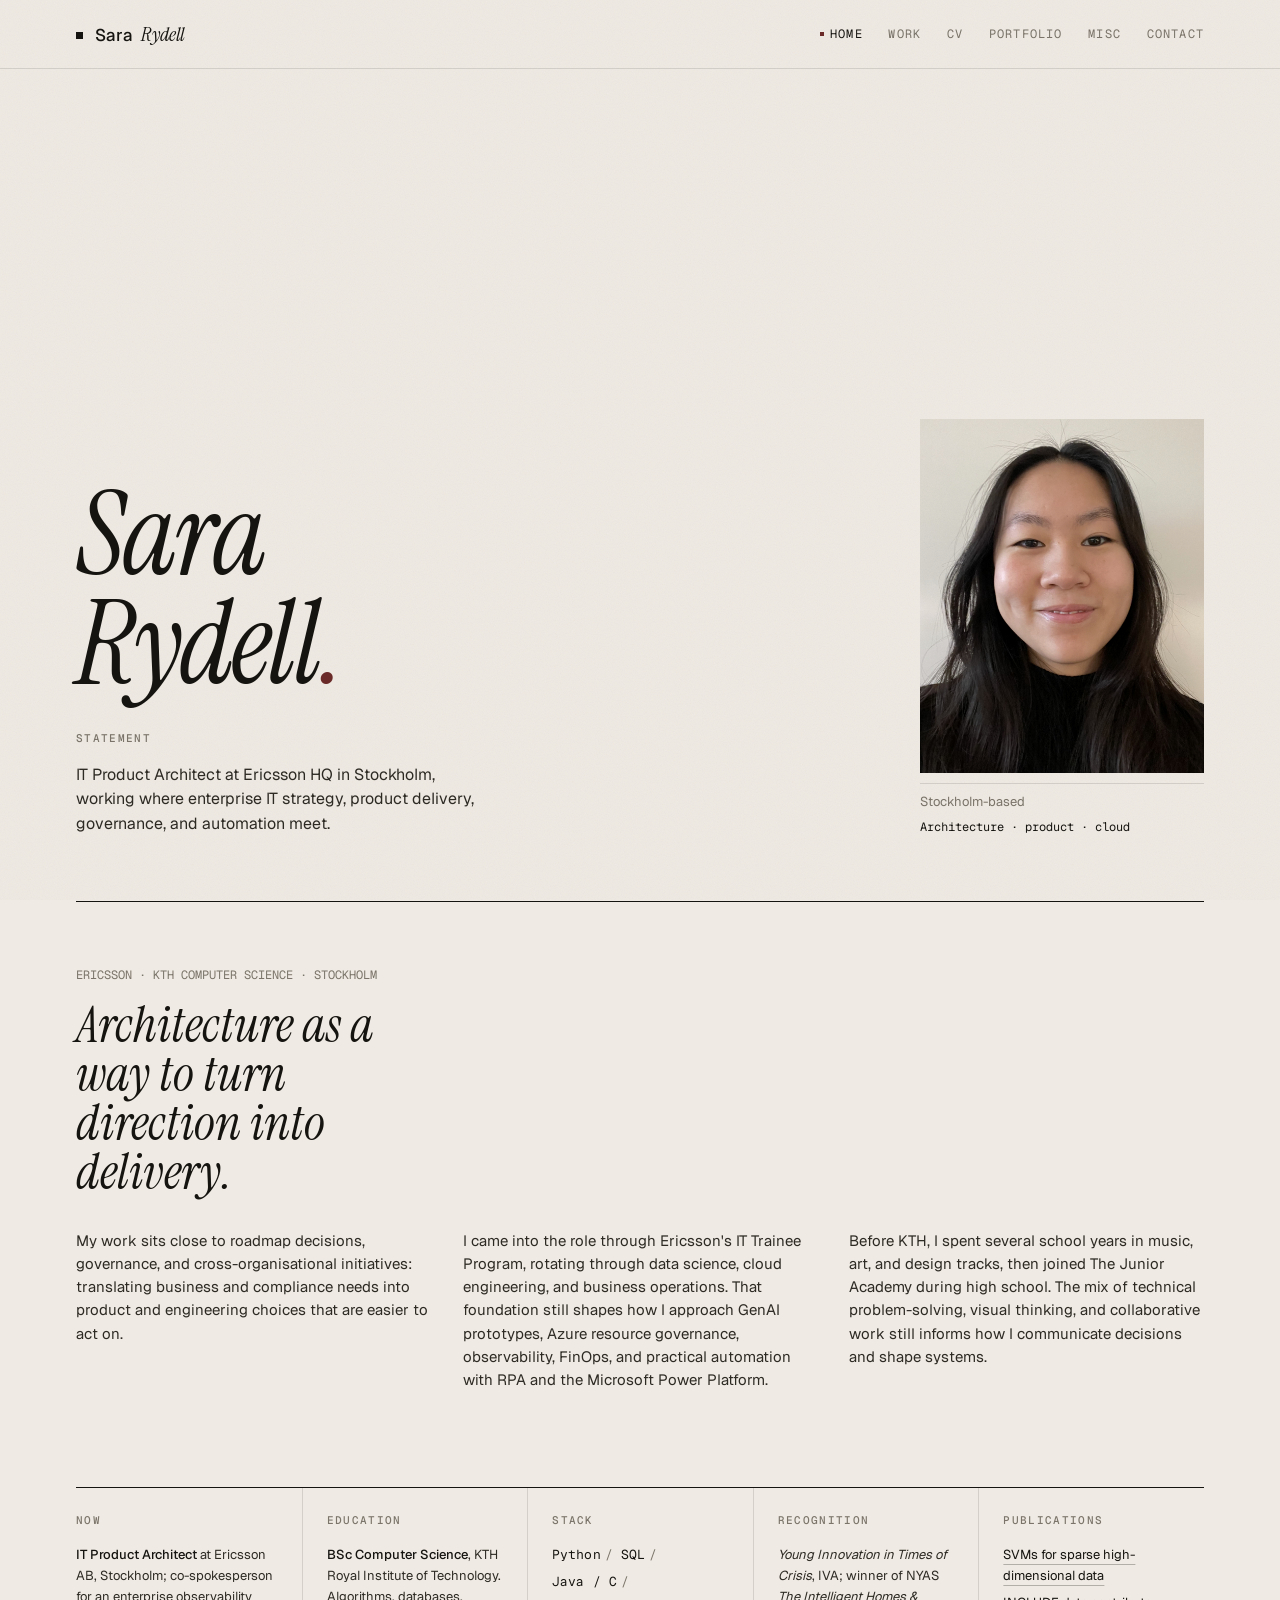
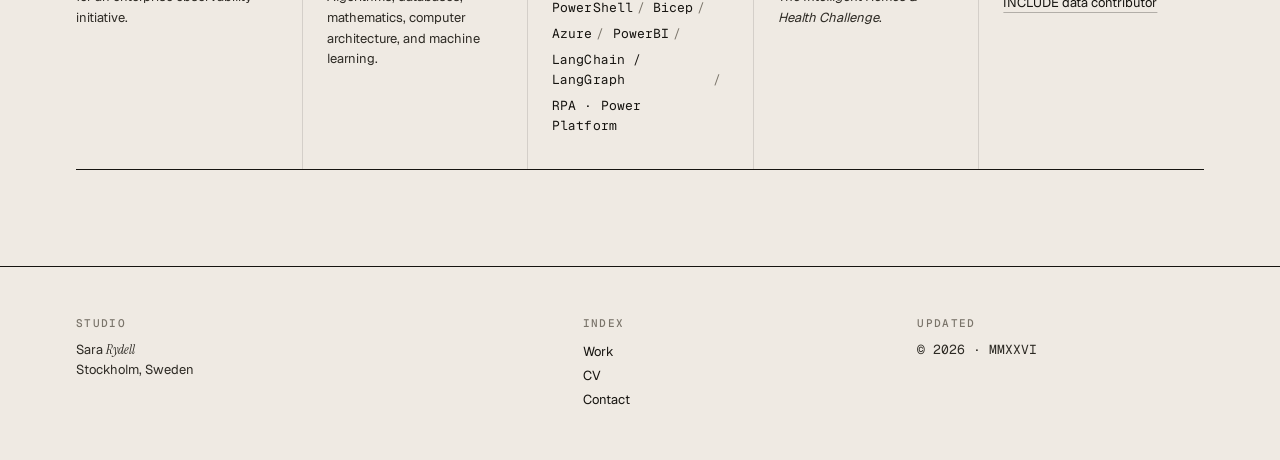
<file: index.html>
<!doctype html>
<html lang="en">

<head>
  <meta charset="utf-8">
  <meta name="viewport" content="width=device-width, initial-scale=1">
  <title>Sara Rydell — IT Product Architect, Stockholm</title>
  <meta name="description" content="Sara Rydell — IT Product Architect at Ericsson, based in Stockholm. Biography, work, projects, CV, and miscellany.">
  <meta name="theme-color" content="#EFEAE3">
  <link rel="icon" type="image/svg+xml" href="assets/favicon.svg">
  <link rel="preconnect" href="https://fonts.googleapis.com">
  <link rel="preconnect" href="https://fonts.gstatic.com" crossorigin>
  <link rel="stylesheet"
    href="https://fonts.googleapis.com/css2?family=Geist:wght@300;400;500;600&family=Geist+Mono:wght@400;500&family=Instrument+Serif:ital@0;1&display=swap">
  <link rel="stylesheet" href="assets/css/main.css">
</head>

<body>
  <a href="#main" class="skip-link">Skip to content</a>

  <header class="site-header">
    <div class="container site-header__bar">
      <a class="logotype" href="index.html">
        <span class="logotype__mark" aria-hidden="true"></span>
        Sara <em>Rydell</em>
      </a>
      <button class="nav-toggle" type="button" aria-controls="primary-nav" aria-expanded="false"
        data-nav-toggle>Menu</button>
      <nav id="primary-nav" class="site-nav" data-nav aria-label="Primary">
        <a href="index.html" aria-current="page">Home</a>
        <a href="portfolio.html">Work</a>
        <a href="resume.html">CV</a>
        <a href="projects.html">Portfolio</a>
        <a href="misc.html">Misc</a>
        <a href="contact.html">Contact</a>
      </nav>
    </div>
  </header>

  <main id="main">
    <div class="container">
      <section class="home-hero" aria-labelledby="home-title" data-stagger>
        <div class="home-hero__copy">
          <h1 class="display-headline" id="home-title">
            Sara
            <span class="display-headline__break">Rydell<span class="headline-period">.</span></span>
          </h1>
          <div class="display-block__lead">
            <p class="eyebrow" style="margin-bottom: 14px;">Statement</p>
            <p>IT Product Architect at Ericsson HQ in Stockholm, working where enterprise IT strategy,
              product delivery, governance, and automation meet.</p>
          </div>
        </div>

        <div class="home-hero__media">
          <figure class="home-hero__portrait">
            <img src="kvadrat-komprimerad.jpg" alt="Portrait of Sara Rydell">
            <figcaption>
              <span>Stockholm-based</span>
              <span class="mono">Architecture · product · cloud</span>
            </figcaption>
          </figure>
        </div>
      </section>

      <section class="landing-profile" id="about" aria-labelledby="profile-heading" data-stagger>
        <h2 class="sr-only" id="profile-heading">Profile</h2>
        <div class="landing-profile__copy">
          <p class="landing-profile__kicker mono">Ericsson · KTH Computer Science · Stockholm</p>
          <p class="landing-profile__statement">
            Architecture as a way to turn direction into delivery.
          </p>
          <div class="landing-profile__text">
            <p>
              My work sits close to roadmap decisions, governance, and
              cross-organisational initiatives: translating business and compliance
              needs into product and engineering choices that are easier to act on.
            </p>
            <p>
              I came into the role through Ericsson's IT Trainee Program, rotating
              through data science, cloud engineering, and business operations.
              That foundation still shapes how I approach GenAI prototypes, Azure
              resource governance, observability, FinOps, and practical automation
              with RPA and the Microsoft Power Platform.
            </p>
            <p>
              Before KTH, I spent several school years in music, art, and design
              tracks, then joined The Junior Academy during high school. The mix of
              technical problem-solving, visual thinking, and collaborative work
              still informs how I communicate decisions and shape systems.
            </p>
          </div>
        </div>
      </section>

      <section class="landing-ledger" aria-label="Profile details" data-stagger>
        <article class="landing-ledger__item">
          <p class="eyebrow">Now</p>
          <p><strong>IT Product Architect</strong> at Ericsson AB, Stockholm; co-spokesperson for an enterprise observability initiative.</p>
        </article>
        <article class="landing-ledger__item">
          <p class="eyebrow">Education</p>
          <p><strong>BSc Computer Science</strong>, KTH Royal Institute of Technology. Algorithms, databases, mathematics, computer architecture, and machine learning.</p>
        </article>
        <article class="landing-ledger__item">
          <p class="eyebrow">Stack</p>
          <ul class="taglist">
            <li>Python</li>
            <li>SQL</li>
            <li>Java / C</li>
            <li>PowerShell</li>
            <li>Bicep</li>
            <li>Azure</li>
            <li>PowerBI</li>
            <li>LangChain / LangGraph</li>
            <li>RPA · Power Platform</li>
          </ul>
        </article>
        <article class="landing-ledger__item">
          <p class="eyebrow">Recognition</p>
          <p><em>Young Innovation in Times of Crisis</em>, IVA; winner of NYAS <em>The Intelligent Homes &amp; Health Challenge</em>.</p>
        </article>
        <article class="landing-ledger__item landing-ledger__item--links">
          <p class="eyebrow">Publications</p>
          <p>
            <a href="https://www.diva-portal.org/smash/record.jsf?pid=diva2:1886374" target="_blank" rel="noopener">SVMs for sparse high-dimensional data</a>
            <a href="https://arxiv.org/abs/2411.19799" target="_blank" rel="noopener">INCLUDE data contributor</a>
          </p>
        </article>
      </section>

    </div>
  </main>

  <footer class="colophon">
    <div class="container colophon__grid">
      <div class="colophon__col">
        <p class="eyebrow">Studio</p>
        <p>Sara <em>Rydell</em><br>Stockholm, Sweden</p>
      </div>
      <div class="colophon__col">
        <p class="eyebrow">Index</p>
        <ul>
          <li><a href="portfolio.html">Work</a></li>
          <li><a href="resume.html">CV</a></li>
          <li><a href="contact.html">Contact</a></li>
        </ul>
      </div>
      <div class="colophon__col">
        <p class="eyebrow">Updated</p>
        <p class="mono">© <span data-year>2026</span> · MMXXVI</p>
      </div>
    </div>
  </footer>

  <script src="assets/js/main.js" defer></script>
</body>

</html>
</file>
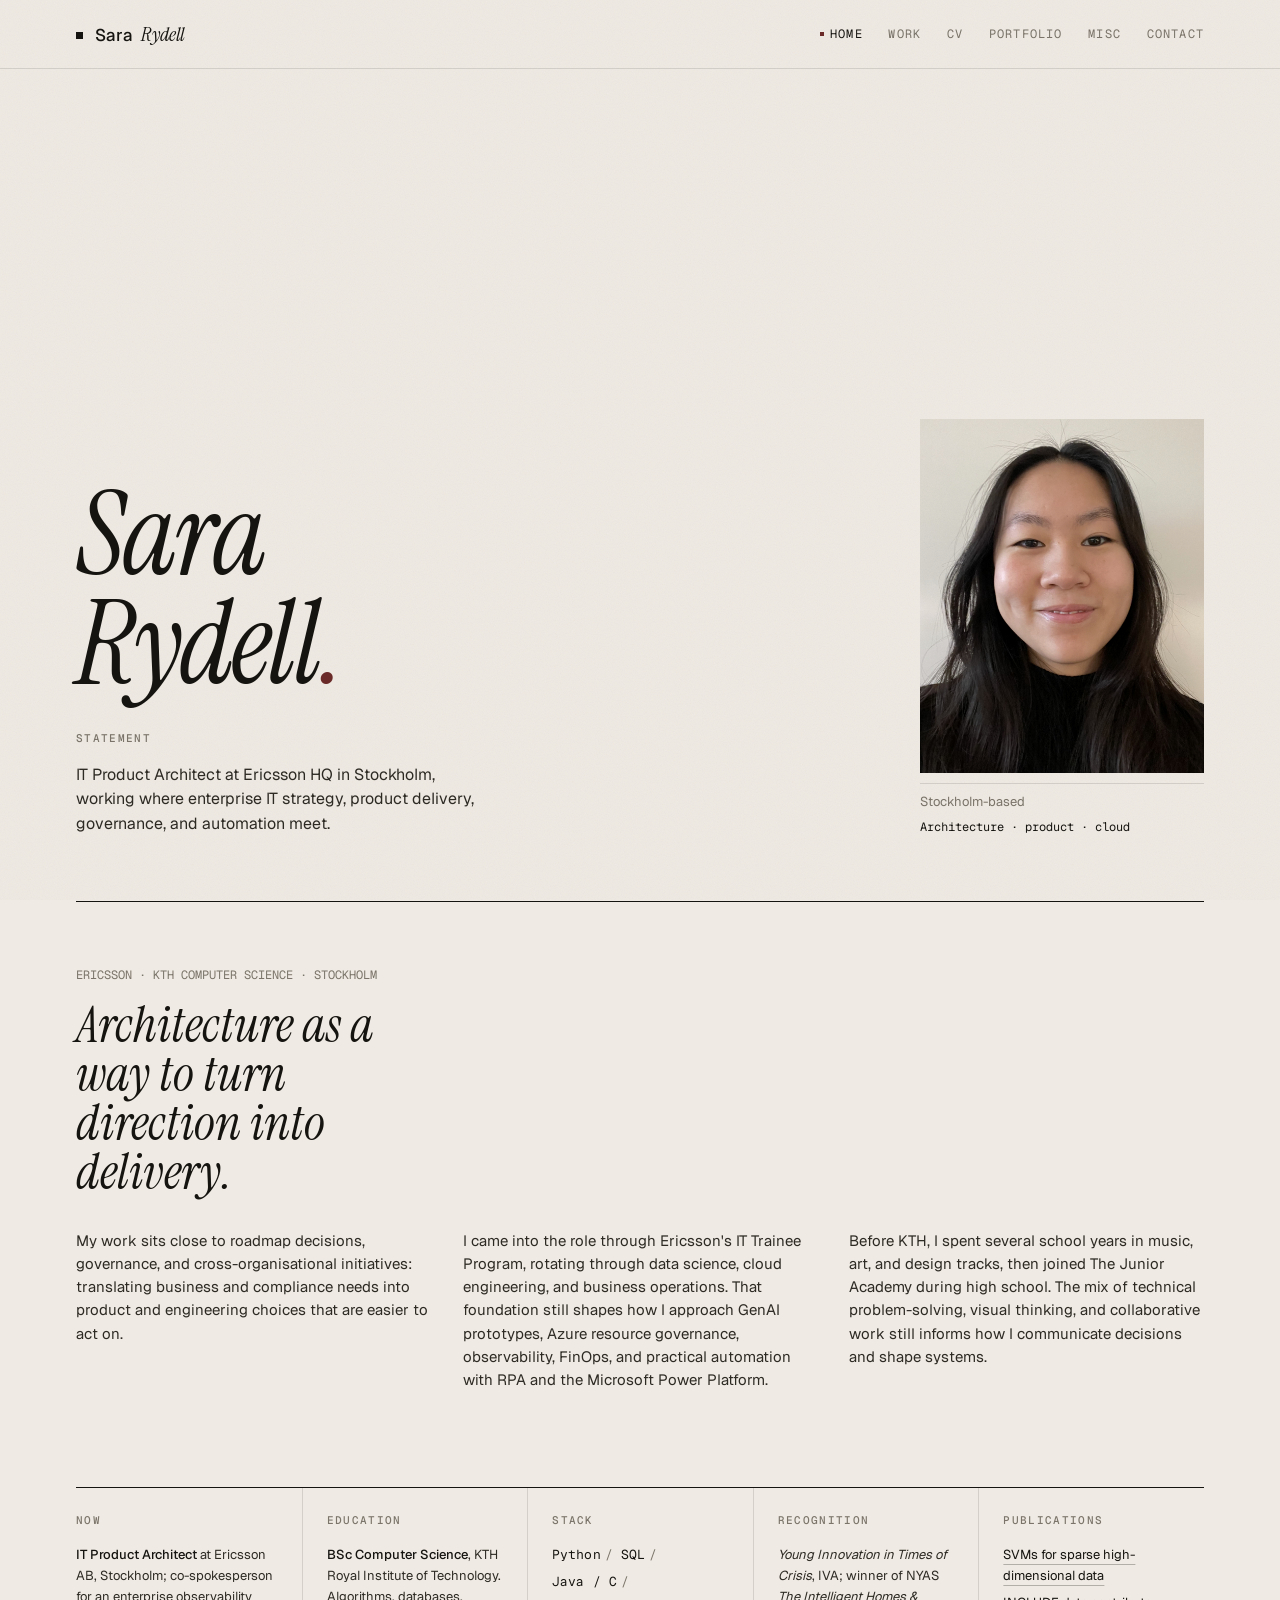
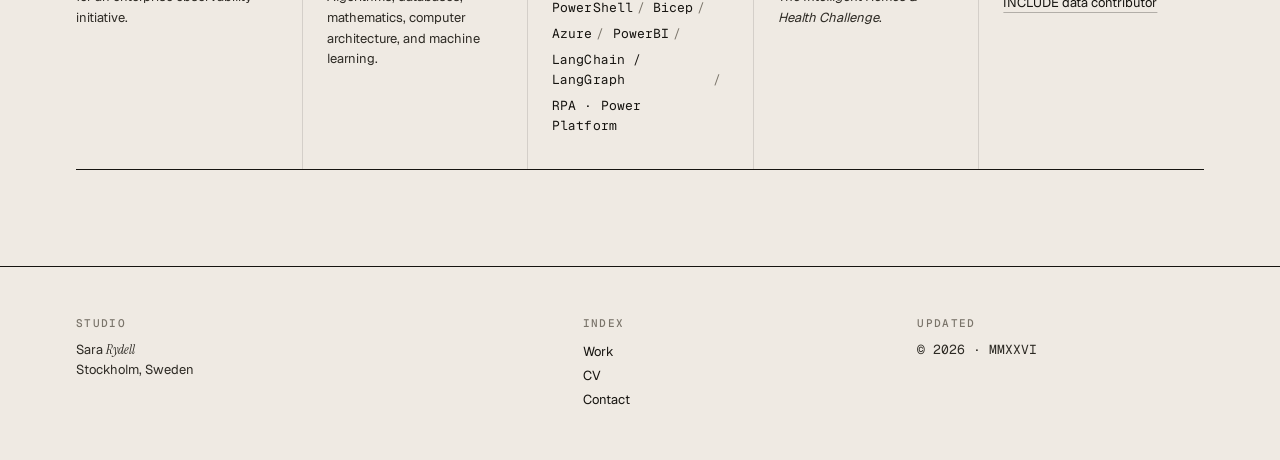
<file: about.html>
<!doctype html>
<html lang="en">
<head>
  <meta charset="utf-8">
  <meta name="viewport" content="width=device-width, initial-scale=1">
  <title>About moved — Sara Rydell</title>
  <meta name="description" content="About Sara Rydell now lives on the homepage.">
  <meta http-equiv="refresh" content="0; url=index.html#about">
  <link rel="canonical" href="index.html#about">
  <link rel="icon" type="image/svg+xml" href="assets/favicon.svg">
</head>
<body>
  <p>About has moved to <a href="index.html#about">the homepage</a>.</p>
  <script>window.location.replace('index.html#about');</script>
</body>
</html>
</file>
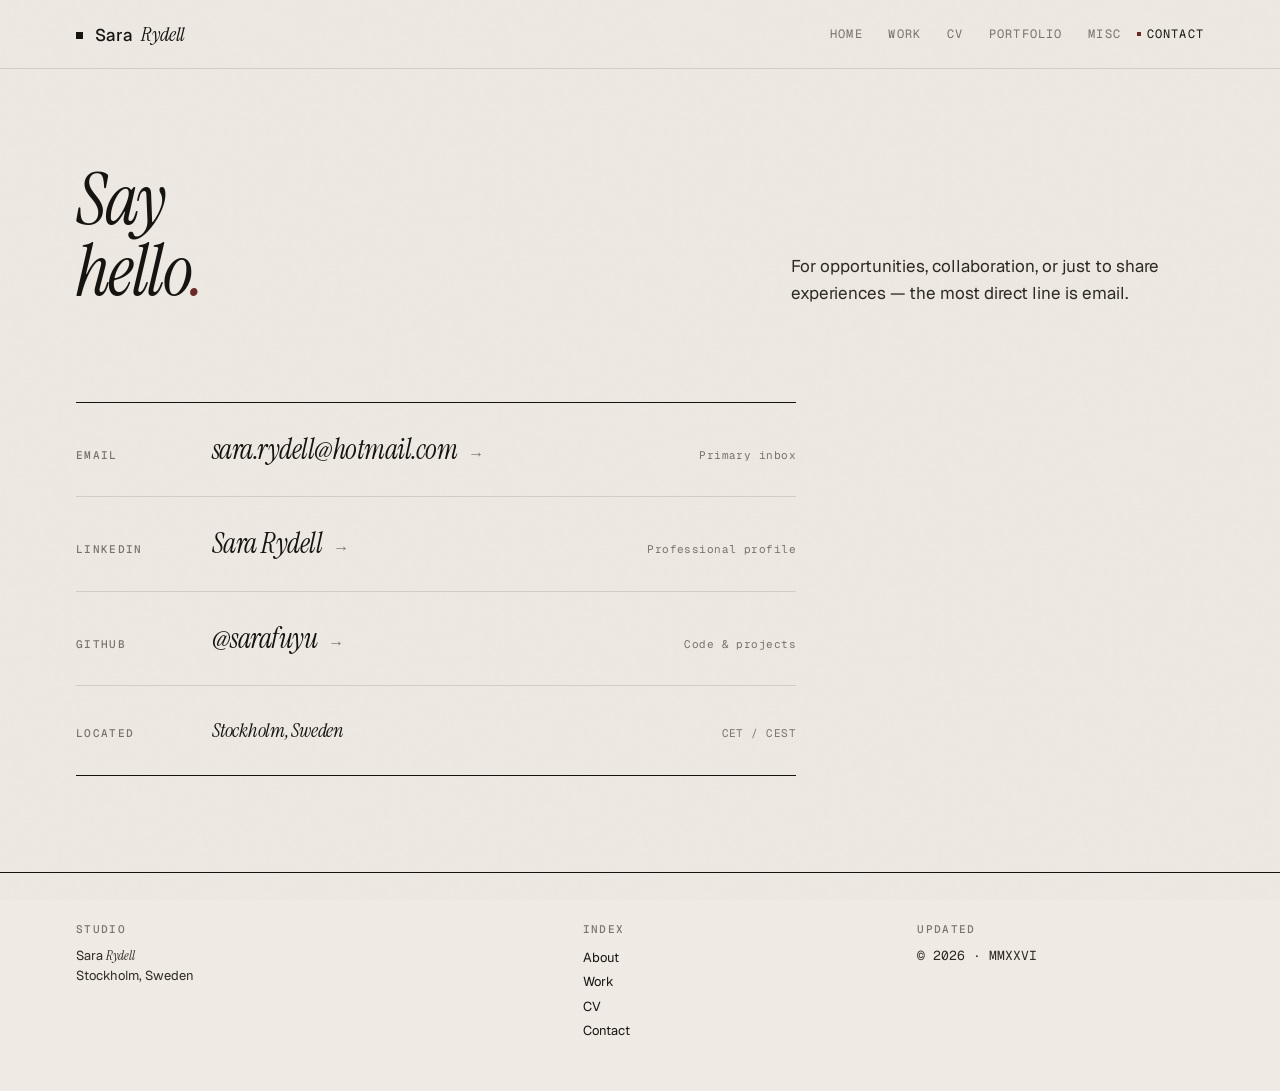
<file: contact.html>
<!doctype html>
<html lang="en">
<head>
  <meta charset="utf-8">
  <meta name="viewport" content="width=device-width, initial-scale=1">
  <title>Contact — Sara Rydell</title>
  <meta name="description" content="Get in touch with Sara Rydell — Stockholm.">
  <meta name="theme-color" content="#EFEAE3">
  <link rel="icon" type="image/svg+xml" href="assets/favicon.svg">
  <link rel="preconnect" href="https://fonts.googleapis.com">
  <link rel="preconnect" href="https://fonts.gstatic.com" crossorigin>
  <link rel="stylesheet" href="https://fonts.googleapis.com/css2?family=Geist:wght@300;400;500;600&family=Geist+Mono:wght@400;500&family=Instrument+Serif:ital@0;1&display=swap">
  <link rel="stylesheet" href="assets/css/main.css">
</head>
<body>
  <a href="#main" class="skip-link">Skip to content</a>

  <header class="site-header">
    <div class="container site-header__bar">
      <a class="logotype" href="index.html">
        <span class="logotype__mark" aria-hidden="true"></span>
        Sara <em>Rydell</em>
      </a>
      <button class="nav-toggle" type="button" aria-controls="primary-nav" aria-expanded="false" data-nav-toggle>Menu</button>
      <nav id="primary-nav" class="site-nav" data-nav aria-label="Primary">
        <a href="index.html">Home</a>
        <a href="portfolio.html">Work</a>
        <a href="resume.html">CV</a>
        <a href="projects.html">Portfolio</a>
        <a href="misc.html">Misc</a>
        <a href="contact.html" aria-current="page">Contact</a>
      </nav>
    </div>
  </header>

  <main id="main">
    <div class="container">
      <section class="article-headline" data-stagger>
        <h1>Say <br>hello<span class="headline-period">.</span></h1>
        <p class="article-headline__lead">For opportunities, collaboration, or just to share experiences — the most direct line is email.</p>
      </section>

      <div class="contact-panel reading-wide" data-stagger>
        <ul class="channels">
          <li>
            <span class="eyebrow">Email</span>
            <span class="channels__value">
              <a class="channels__link" href="mailto:sara.rydell@hotmail.com">sara.rydell@hotmail.com</a>
              <span class="channels__meta mono">Primary inbox</span>
            </span>
          </li>
          <li>
            <span class="eyebrow">LinkedIn</span>
            <span class="channels__value">
              <a class="channels__link" href="https://www.linkedin.com/in/sara-rydell-290428146/" target="_blank" rel="noopener noreferrer">Sara Rydell</a>
              <span class="channels__meta mono">Professional profile</span>
            </span>
          </li>
          <li>
            <span class="eyebrow">GitHub</span>
            <span class="channels__value">
              <a class="channels__link" href="https://github.com/sarafuyu" target="_blank" rel="noopener noreferrer">@sarafuyu</a>
              <span class="channels__meta mono">Code &amp; projects</span>
            </span>
          </li>
          <li>
            <span class="eyebrow">Located</span>
            <span class="channels__value channels__value--static">
              <span>Stockholm, Sweden</span>
              <span class="channels__meta mono">CET / CEST</span>
            </span>
          </li>
        </ul>
      </div>
    </div>
  </main>

  <footer class="colophon">
    <div class="container colophon__grid">
      <div class="colophon__col">
        <p class="eyebrow">Studio</p>
        <p>Sara <em>Rydell</em><br>Stockholm, Sweden</p>
      </div>
      <div class="colophon__col">
        <p class="eyebrow">Index</p>
        <ul>
          <li><a href="index.html#about">About</a></li>
          <li><a href="portfolio.html">Work</a></li>
          <li><a href="resume.html">CV</a></li>
          <li><a href="contact.html">Contact</a></li>
        </ul>
      </div>
      <div class="colophon__col">
        <p class="eyebrow">Updated</p>
        <p class="mono">© <span data-year>2026</span> · MMXXVI</p>
      </div>
    </div>
  </footer>

  <script src="assets/js/main.js" defer></script>
</body>
</html>
</file>
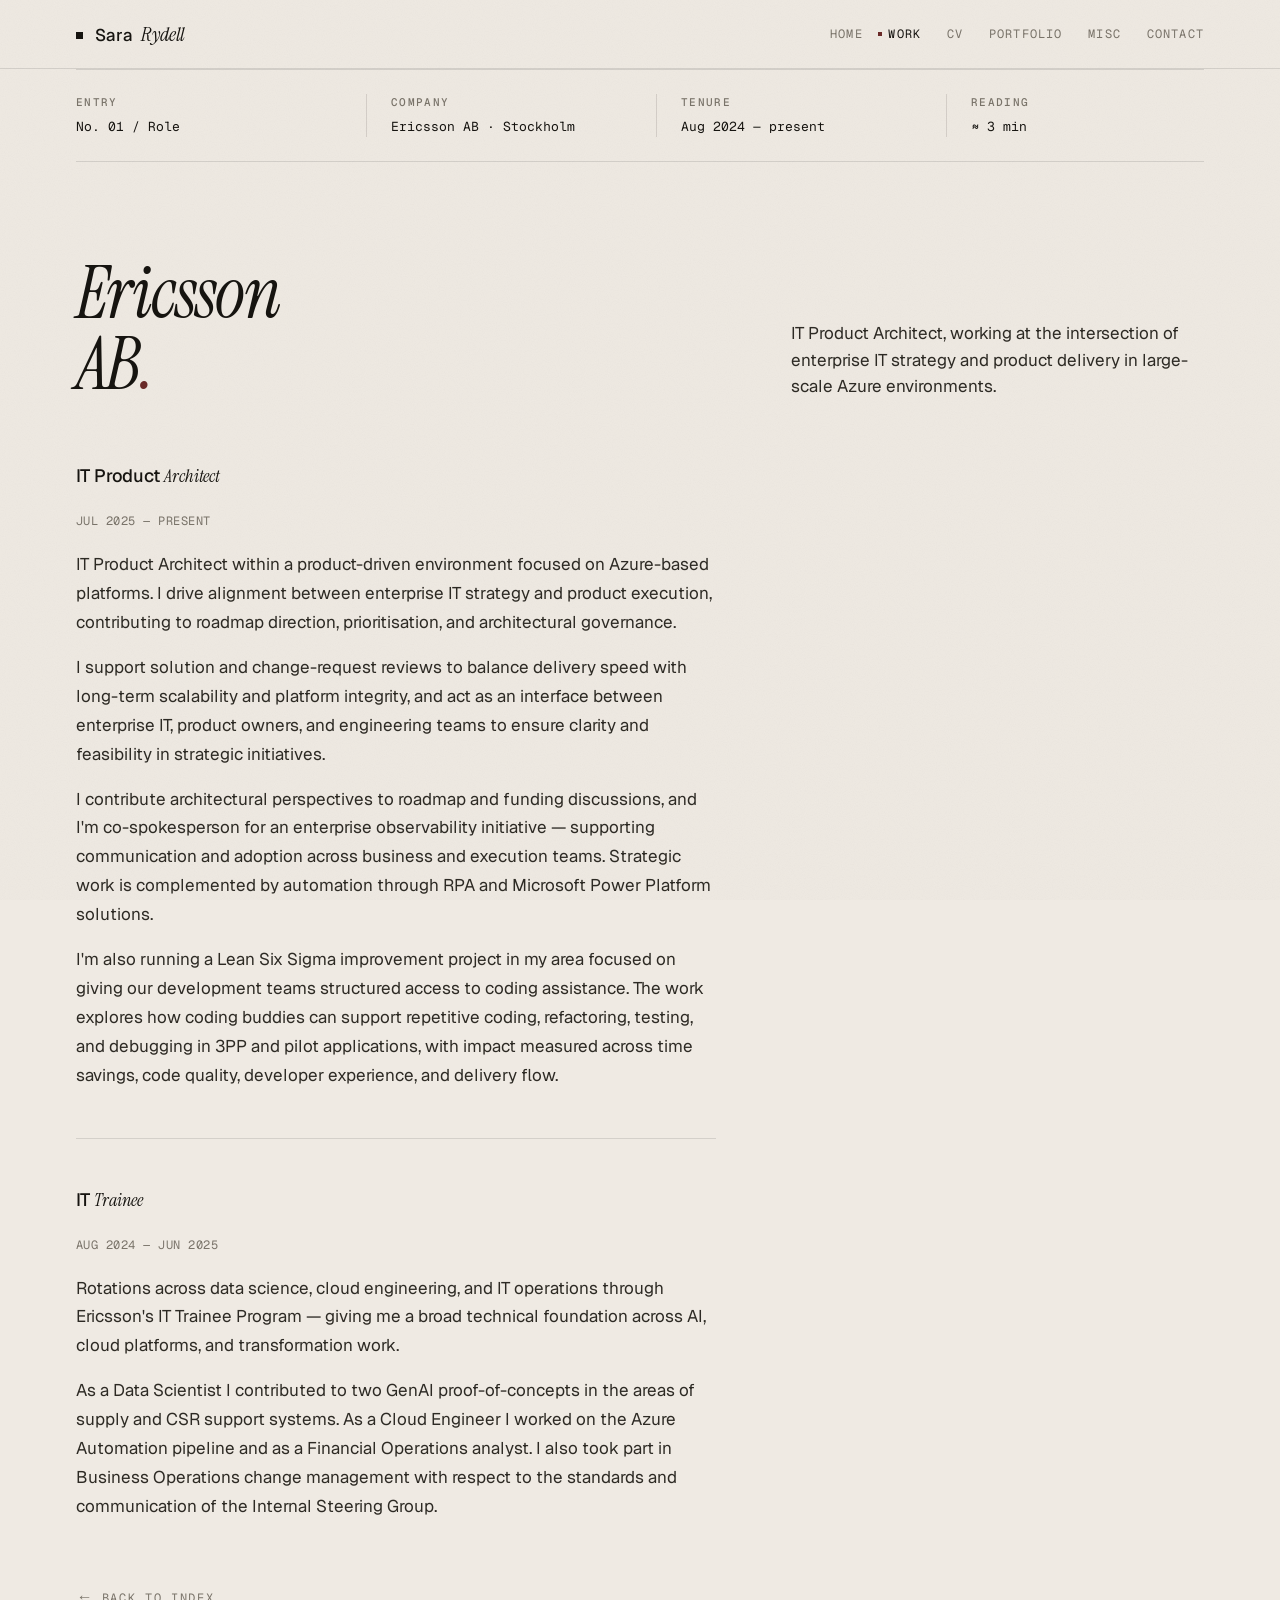
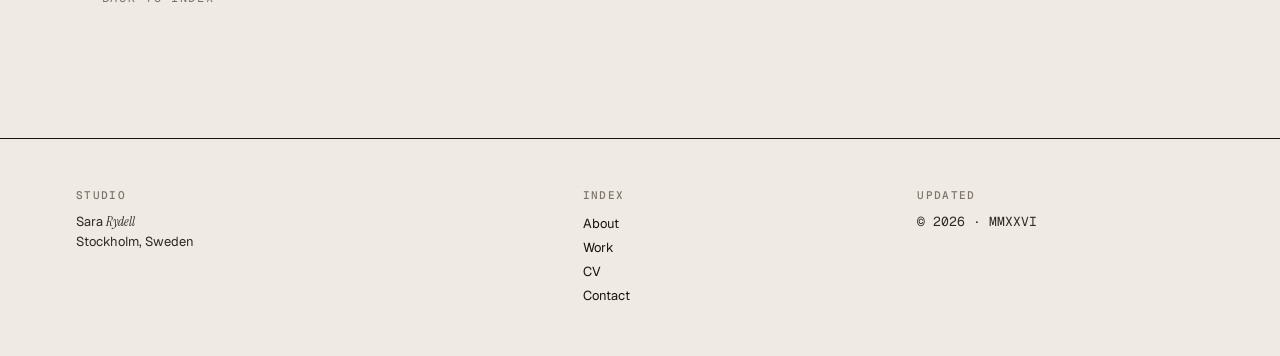
<file: ericsson.html>
<!doctype html>
<html lang="en">
<head>
  <meta charset="utf-8">
  <meta name="viewport" content="width=device-width, initial-scale=1">
  <title>Ericsson AB — Sara Rydell</title>
  <meta name="description" content="Sara Rydell at Ericsson — IT Product Architect, working at the intersection of enterprise IT strategy and product delivery.">
  <meta name="theme-color" content="#EFEAE3">
  <link rel="icon" type="image/svg+xml" href="assets/favicon.svg">
  <link rel="preconnect" href="https://fonts.googleapis.com">
  <link rel="preconnect" href="https://fonts.gstatic.com" crossorigin>
  <link rel="stylesheet" href="https://fonts.googleapis.com/css2?family=Geist:wght@300;400;500;600&family=Geist+Mono:wght@400;500&family=Instrument+Serif:ital@0;1&display=swap">
  <link rel="stylesheet" href="assets/css/main.css">
</head>
<body>
  <a href="#main" class="skip-link">Skip to content</a>

  <header class="site-header">
    <div class="container site-header__bar">
      <a class="logotype" href="index.html">
        <span class="logotype__mark" aria-hidden="true"></span>
        Sara <em>Rydell</em>
      </a>
      <button class="nav-toggle" type="button" aria-controls="primary-nav" aria-expanded="false" data-nav-toggle>Menu</button>
      <nav id="primary-nav" class="site-nav" data-nav aria-label="Primary">
        <a href="index.html">Home</a>
        <a href="portfolio.html" aria-current="page">Work</a>
        <a href="resume.html">CV</a>
        <a href="projects.html">Portfolio</a>
        <a href="misc.html">Misc</a>
        <a href="contact.html">Contact</a>
      </nav>
    </div>
  </header>

  <main id="main">
    <div class="container">
      <section class="article-meta" data-stagger>
        <div class="article-meta__row">
          <p class="eyebrow">Entry</p>
          <p class="article-meta__value">No. 01 / Role</p>
        </div>
        <div class="article-meta__row">
          <p class="eyebrow">Company</p>
          <p class="article-meta__value">Ericsson AB · Stockholm</p>
        </div>
        <div class="article-meta__row">
          <p class="eyebrow">Tenure</p>
          <p class="article-meta__value">Aug 2024 — present</p>
        </div>
        <div class="article-meta__row">
          <p class="eyebrow">Reading</p>
          <p class="article-meta__value">≈ 3 min</p>
        </div>
      </section>

      <section class="article-headline" data-stagger>
        <h1>Ericsson <br>AB<span class="headline-period">.</span></h1>
        <p class="article-headline__lead">IT Product Architect, working at the intersection of enterprise IT strategy and product delivery in large-scale Azure environments.</p>
      </section>

      <div class="article-body">
        <section>
          <h3>IT Product <em>Architect</em></h3>
          <p>
            <span class="mono" style="font-size: 0.75rem; color: var(--muted); letter-spacing: 0.04em;">JUL&nbsp;2025&nbsp;—&nbsp;PRESENT</span>
          </p>
          <p>
            IT Product Architect within a product-driven environment focused
            on Azure-based platforms. I drive alignment between enterprise IT
            strategy and product execution, contributing to roadmap direction,
            prioritisation, and architectural governance.
          </p>
          <p>
            I support solution and change-request reviews to balance delivery
            speed with long-term scalability and platform integrity, and act
            as an interface between enterprise IT, product owners, and
            engineering teams to ensure clarity and feasibility in strategic
            initiatives.
          </p>
          <p>
            I contribute architectural perspectives to roadmap and funding
            discussions, and I'm co-spokesperson for an enterprise observability
            initiative — supporting communication and adoption across
            business and execution teams. Strategic work is complemented by
            automation through RPA and Microsoft Power Platform solutions.
          </p>
          <p>
            I'm also running a Lean Six Sigma improvement project in my area
            focused on giving our development teams structured access to coding
            assistance. The work explores how coding buddies can support
            repetitive coding, refactoring, testing, and debugging in 3PP and
            pilot applications, with impact measured across time savings, code
            quality, developer experience, and delivery flow.
          </p>
        </section>

        <section>
          <h3>IT <em>Trainee</em></h3>
          <p>
            <span class="mono" style="font-size: 0.75rem; color: var(--muted); letter-spacing: 0.04em;">AUG&nbsp;2024&nbsp;—&nbsp;JUN&nbsp;2025</span>
          </p>
          <p>
            Rotations across data science, cloud engineering, and IT
            operations through Ericsson's IT Trainee Program — giving me a
            broad technical foundation across AI, cloud platforms, and
            transformation work.
          </p>
          <p>
            As a Data Scientist I contributed to two GenAI proof-of-concepts
            in the areas of supply and CSR support systems. As a Cloud
            Engineer I worked on the Azure Automation pipeline and as a
            Financial Operations analyst. I also took part in Business
            Operations change management with respect to the standards and
            communication of the Internal Steering Group.
          </p>
        </section>
      </div>

      <p style="margin-top: var(--s-6);">
        <a class="back-link" href="portfolio.html">Back to index</a>
      </p>
    </div>
  </main>

  <footer class="colophon">
    <div class="container colophon__grid">
      <div class="colophon__col">
        <p class="eyebrow">Studio</p>
        <p>Sara <em>Rydell</em><br>Stockholm, Sweden</p>
      </div>
      <div class="colophon__col">
        <p class="eyebrow">Index</p>
        <ul>
          <li><a href="index.html#about">About</a></li>
          <li><a href="portfolio.html">Work</a></li>
          <li><a href="resume.html">CV</a></li>
          <li><a href="contact.html">Contact</a></li>
        </ul>
      </div>
      <div class="colophon__col">
        <p class="eyebrow">Updated</p>
        <p class="mono">© <span data-year>2026</span> · MMXXVI</p>
      </div>
    </div>
  </footer>

  <script src="assets/js/main.js" defer></script>
</body>
</html>
</file>
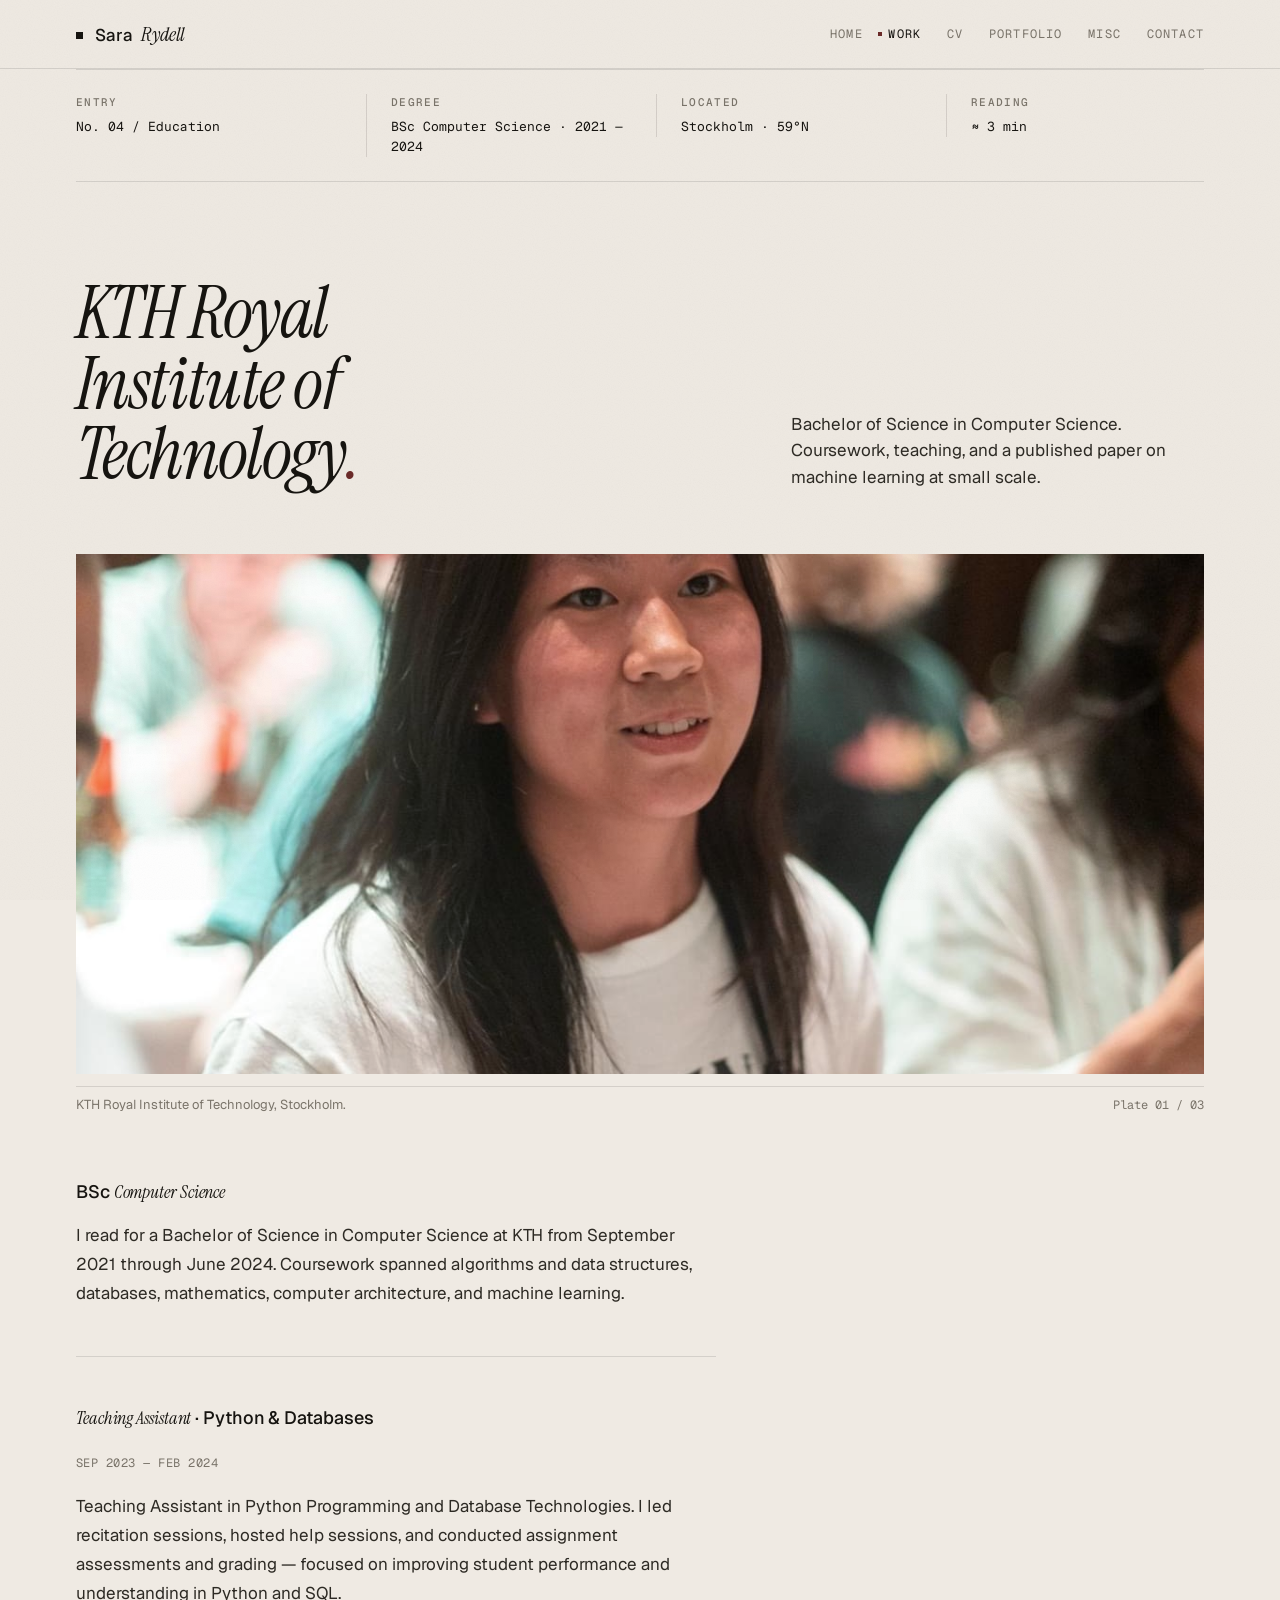
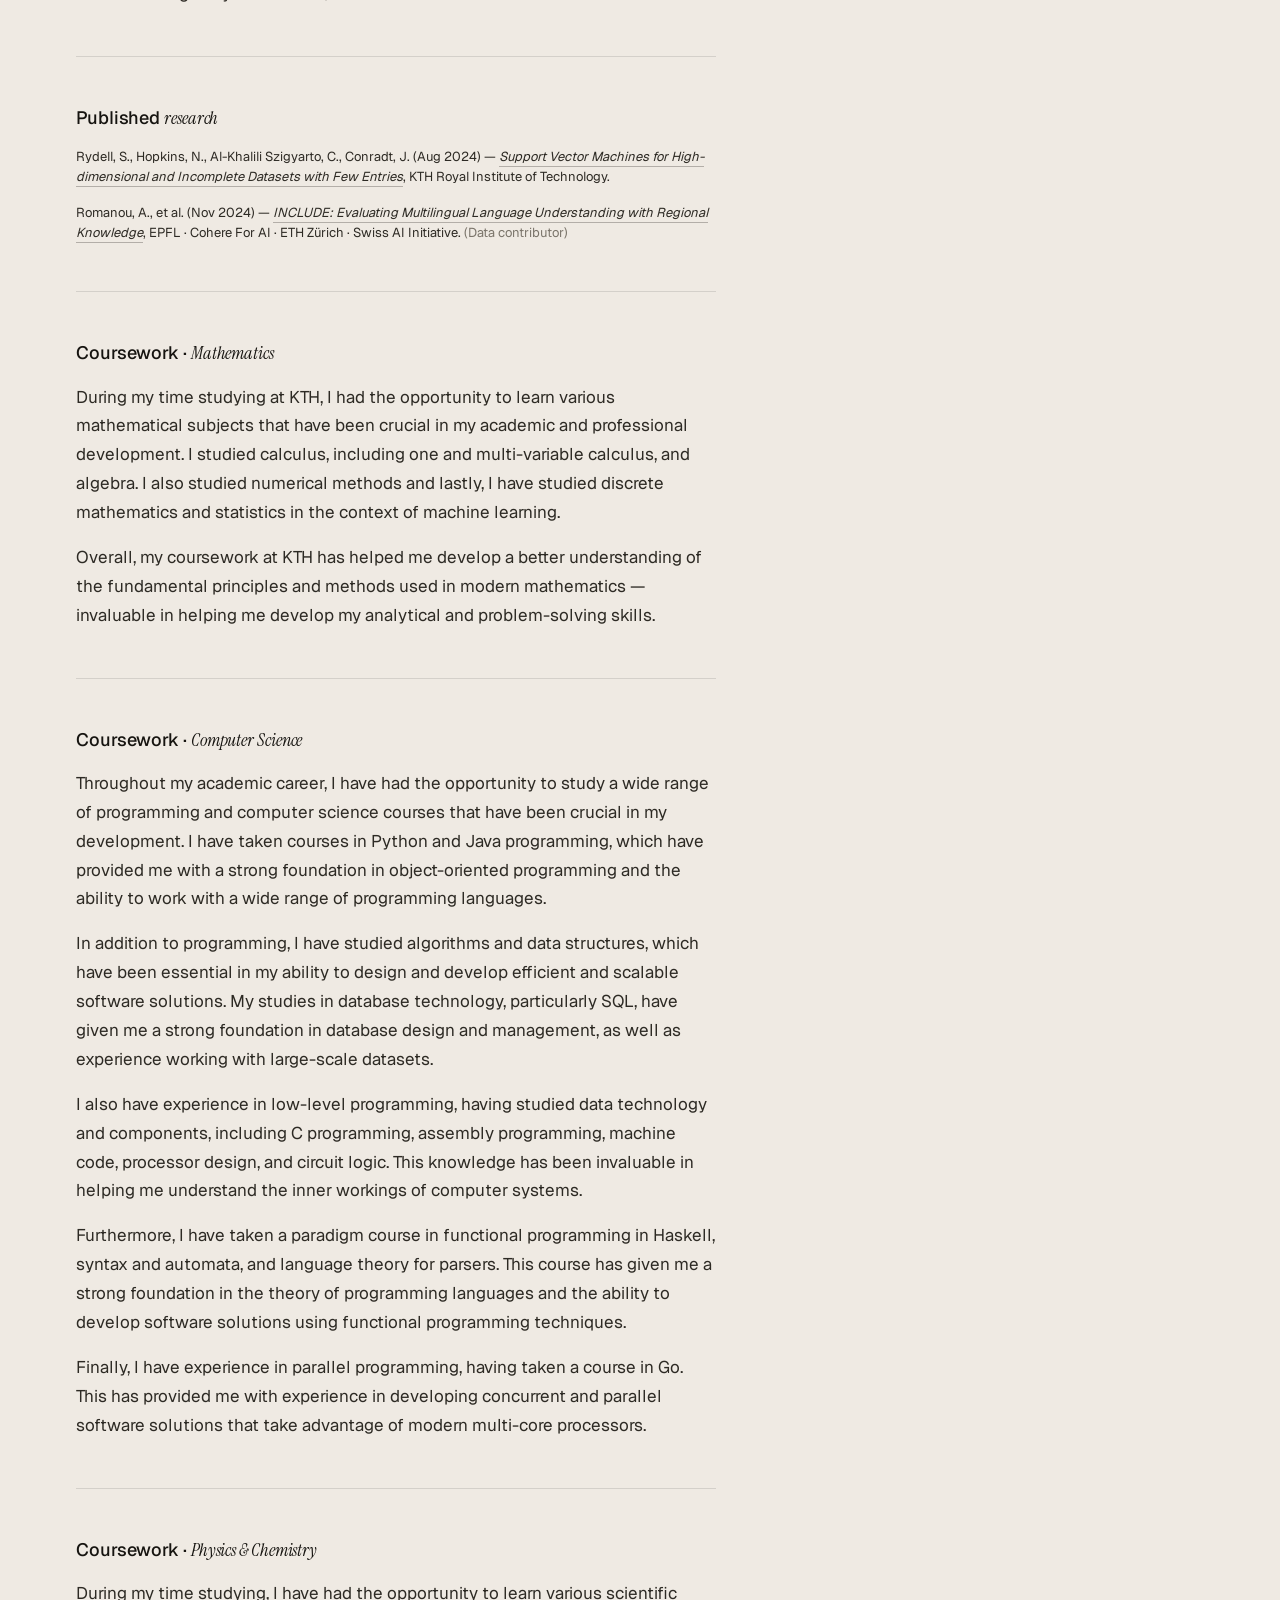
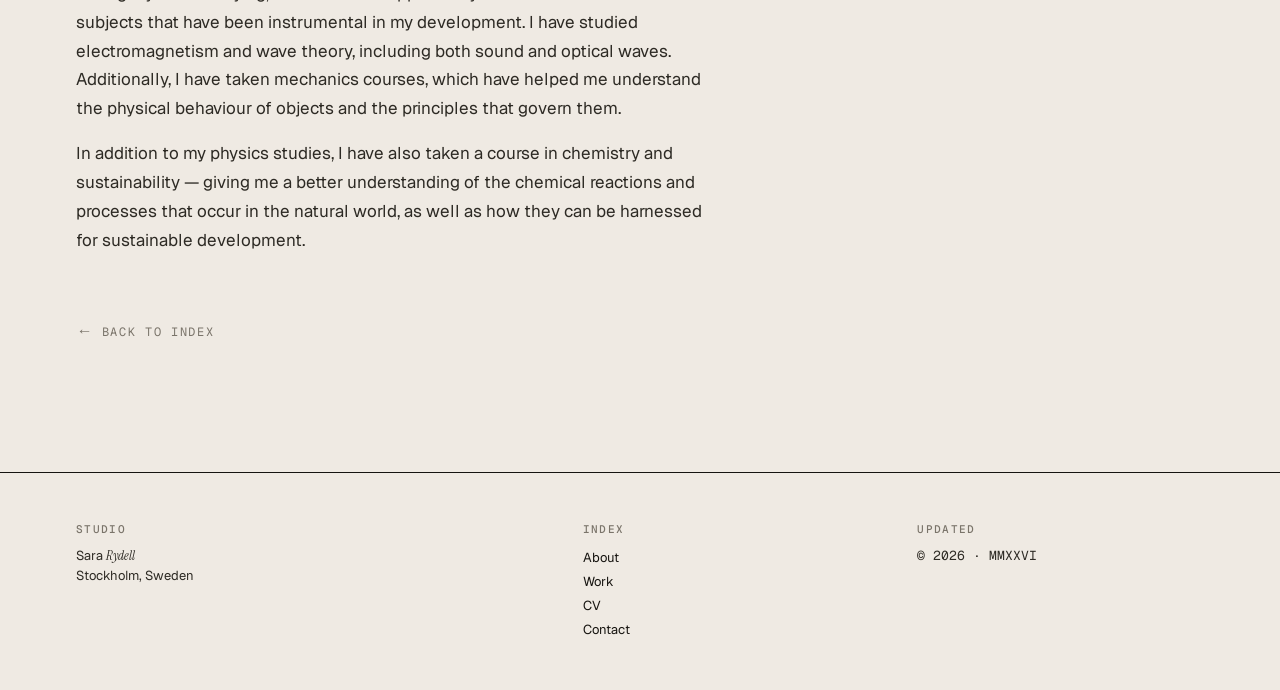
<file: kth.html>
<!doctype html>
<html lang="en">
<head>
  <meta charset="utf-8">
  <meta name="viewport" content="width=device-width, initial-scale=1">
  <title>KTH Royal Institute of Technology — Sara Rydell</title>
  <meta name="description" content="Sara Rydell's coursework at KTH Royal Institute of Technology — mathematics, computer science, physics.">
  <meta name="theme-color" content="#EFEAE3">
  <link rel="icon" type="image/svg+xml" href="assets/favicon.svg">
  <link rel="preconnect" href="https://fonts.googleapis.com">
  <link rel="preconnect" href="https://fonts.gstatic.com" crossorigin>
  <link rel="stylesheet" href="https://fonts.googleapis.com/css2?family=Geist:wght@300;400;500;600&family=Geist+Mono:wght@400;500&family=Instrument+Serif:ital@0;1&display=swap">
  <link rel="stylesheet" href="assets/css/main.css">
</head>
<body>
  <a href="#main" class="skip-link">Skip to content</a>

  <header class="site-header">
    <div class="container site-header__bar">
      <a class="logotype" href="index.html">
        <span class="logotype__mark" aria-hidden="true"></span>
        Sara <em>Rydell</em>
      </a>
      <button class="nav-toggle" type="button" aria-controls="primary-nav" aria-expanded="false" data-nav-toggle>Menu</button>
      <nav id="primary-nav" class="site-nav" data-nav aria-label="Primary">
        <a href="index.html">Home</a>
        <a href="portfolio.html" aria-current="page">Work</a>
        <a href="resume.html">CV</a>
        <a href="projects.html">Portfolio</a>
        <a href="misc.html">Misc</a>
        <a href="contact.html">Contact</a>
      </nav>
    </div>
  </header>

  <main id="main">
    <div class="container">
      <section class="article-meta" data-stagger>
        <div class="article-meta__row">
          <p class="eyebrow">Entry</p>
          <p class="article-meta__value">No. 04 / Education</p>
        </div>
        <div class="article-meta__row">
          <p class="eyebrow">Degree</p>
          <p class="article-meta__value">BSc Computer Science · 2021 — 2024</p>
        </div>
        <div class="article-meta__row">
          <p class="eyebrow">Located</p>
          <p class="article-meta__value">Stockholm · 59°N</p>
        </div>
        <div class="article-meta__row">
          <p class="eyebrow">Reading</p>
          <p class="article-meta__value">≈ 3 min</p>
        </div>
      </section>

      <section class="article-headline" data-stagger>
        <h1>KTH Royal Institute of <span style="white-space:nowrap;">Technology<span class="headline-period">.</span></span></h1>
        <p class="article-headline__lead">Bachelor of Science in Computer Science. Coursework, teaching, and a published paper on machine learning at small scale.</p>
      </section>

      <figure class="article-figure">
        <img src="img_kth.jpeg" alt="KTH Royal Institute of Technology" loading="lazy">
        <figcaption>
          <span>KTH Royal Institute of Technology, Stockholm.</span>
          <span class="mono">Plate 01 / 03</span>
        </figcaption>
      </figure>

      <div class="article-body">
        <section>
          <h3>BSc <em>Computer Science</em></h3>
          <p>
            I read for a Bachelor of Science in Computer Science at KTH from
            September 2021 through June 2024. Coursework spanned algorithms
            and data structures, databases, mathematics, computer architecture,
            and machine learning.
          </p>
        </section>

        <section>
          <h3><em>Teaching Assistant</em> · Python &amp; Databases</h3>
          <p>
            <span class="mono" style="font-size: 0.75rem; color: var(--muted); letter-spacing: 0.04em;">SEP&nbsp;2023&nbsp;—&nbsp;FEB&nbsp;2024</span>
          </p>
          <p>
            Teaching Assistant in Python Programming and Database Technologies.
            I led recitation sessions, hosted help sessions, and conducted
            assignment assessments and grading — focused on improving student
            performance and understanding in Python and SQL.
          </p>
        </section>

        <section>
          <h3>Published <em>research</em></h3>
          <p style="font-size: var(--t-meta); line-height: 1.55;">
            Rydell, S., Hopkins, N., Al-Khalili Szigyarto, C., Conradt, J.
            (Aug 2024) — <a href="https://www.diva-portal.org/smash/record.jsf?pid=diva2:1886374" target="_blank" rel="noopener"><em>Support Vector Machines for High-dimensional and
            Incomplete Datasets with Few Entries</em></a>, KTH Royal Institute of
            Technology.
          </p>
          <p style="font-size: var(--t-meta); line-height: 1.55; margin-top: var(--s-2);">
            Romanou, A., et&nbsp;al. (Nov 2024) — <a href="https://arxiv.org/abs/2411.19799" target="_blank" rel="noopener"><em>INCLUDE: Evaluating
            Multilingual Language Understanding with Regional Knowledge</em></a>,
            EPFL · Cohere For AI · ETH Zürich · Swiss AI Initiative.
            <span style="color: var(--muted);">(Data contributor)</span>
          </p>
        </section>

        <section>
          <h3>Coursework · <em>Mathematics</em></h3>
          <p>
            During my time studying at KTH, I had the opportunity to learn
            various mathematical subjects that have been crucial in my
            academic and professional development. I studied calculus,
            including one and multi-variable calculus, and algebra. I also
            studied numerical methods and lastly, I have studied discrete
            mathematics and statistics in the context of machine learning.
          </p>
          <p>
            Overall, my coursework at KTH has helped me develop a better
            understanding of the fundamental principles and methods used in
            modern mathematics — invaluable in helping me develop my
            analytical and problem-solving skills.
          </p>
        </section>

        <section>
          <h3>Coursework · <em>Computer Science</em></h3>
          <p>
            Throughout my academic career, I have had the opportunity to
            study a wide range of programming and computer science courses
            that have been crucial in my development. I have taken courses
            in Python and Java programming, which have provided me with a
            strong foundation in object-oriented programming and the ability
            to work with a wide range of programming languages.
          </p>
          <p>
            In addition to programming, I have studied algorithms and data
            structures, which have been essential in my ability to design
            and develop efficient and scalable software solutions. My
            studies in database technology, particularly SQL, have given me
            a strong foundation in database design and management, as well
            as experience working with large-scale datasets.
          </p>
          <p>
            I also have experience in low-level programming, having studied
            data technology and components, including C programming,
            assembly programming, machine code, processor design, and
            circuit logic. This knowledge has been invaluable in helping me
            understand the inner workings of computer systems.
          </p>
          <p>
            Furthermore, I have taken a paradigm course in functional
            programming in Haskell, syntax and automata, and language
            theory for parsers. This course has given me a strong
            foundation in the theory of programming languages and the
            ability to develop software solutions using functional
            programming techniques.
          </p>
          <p>
            Finally, I have experience in parallel programming, having
            taken a course in Go. This has provided me with experience in
            developing concurrent and parallel software solutions that
            take advantage of modern multi-core processors.
          </p>
        </section>

        <section>
          <h3>Coursework · <em>Physics &amp; Chemistry</em></h3>
          <p>
            During my time studying, I have had the opportunity to learn
            various scientific subjects that have been instrumental in my
            development. I have studied electromagnetism and wave theory,
            including both sound and optical waves. Additionally, I have
            taken mechanics courses, which have helped me understand the
            physical behaviour of objects and the principles that govern them.
          </p>
          <p>
            In addition to my physics studies, I have also taken a course
            in chemistry and sustainability — giving me a better
            understanding of the chemical reactions and processes that
            occur in the natural world, as well as how they can be
            harnessed for sustainable development.
          </p>
        </section>
      </div>

      <p style="margin-top: var(--s-6);">
        <a class="back-link" href="portfolio.html">Back to index</a>
      </p>
    </div>
  </main>

  <footer class="colophon">
    <div class="container colophon__grid">
      <div class="colophon__col">
        <p class="eyebrow">Studio</p>
        <p>Sara <em>Rydell</em><br>Stockholm, Sweden</p>
      </div>
      <div class="colophon__col">
        <p class="eyebrow">Index</p>
        <ul>
          <li><a href="index.html#about">About</a></li>
          <li><a href="portfolio.html">Work</a></li>
          <li><a href="resume.html">CV</a></li>
          <li><a href="contact.html">Contact</a></li>
        </ul>
      </div>
      <div class="colophon__col">
        <p class="eyebrow">Updated</p>
        <p class="mono">© <span data-year>2026</span> · MMXXVI</p>
      </div>
    </div>
  </footer>

  <script src="assets/js/main.js" defer></script>
</body>
</html>
</file>
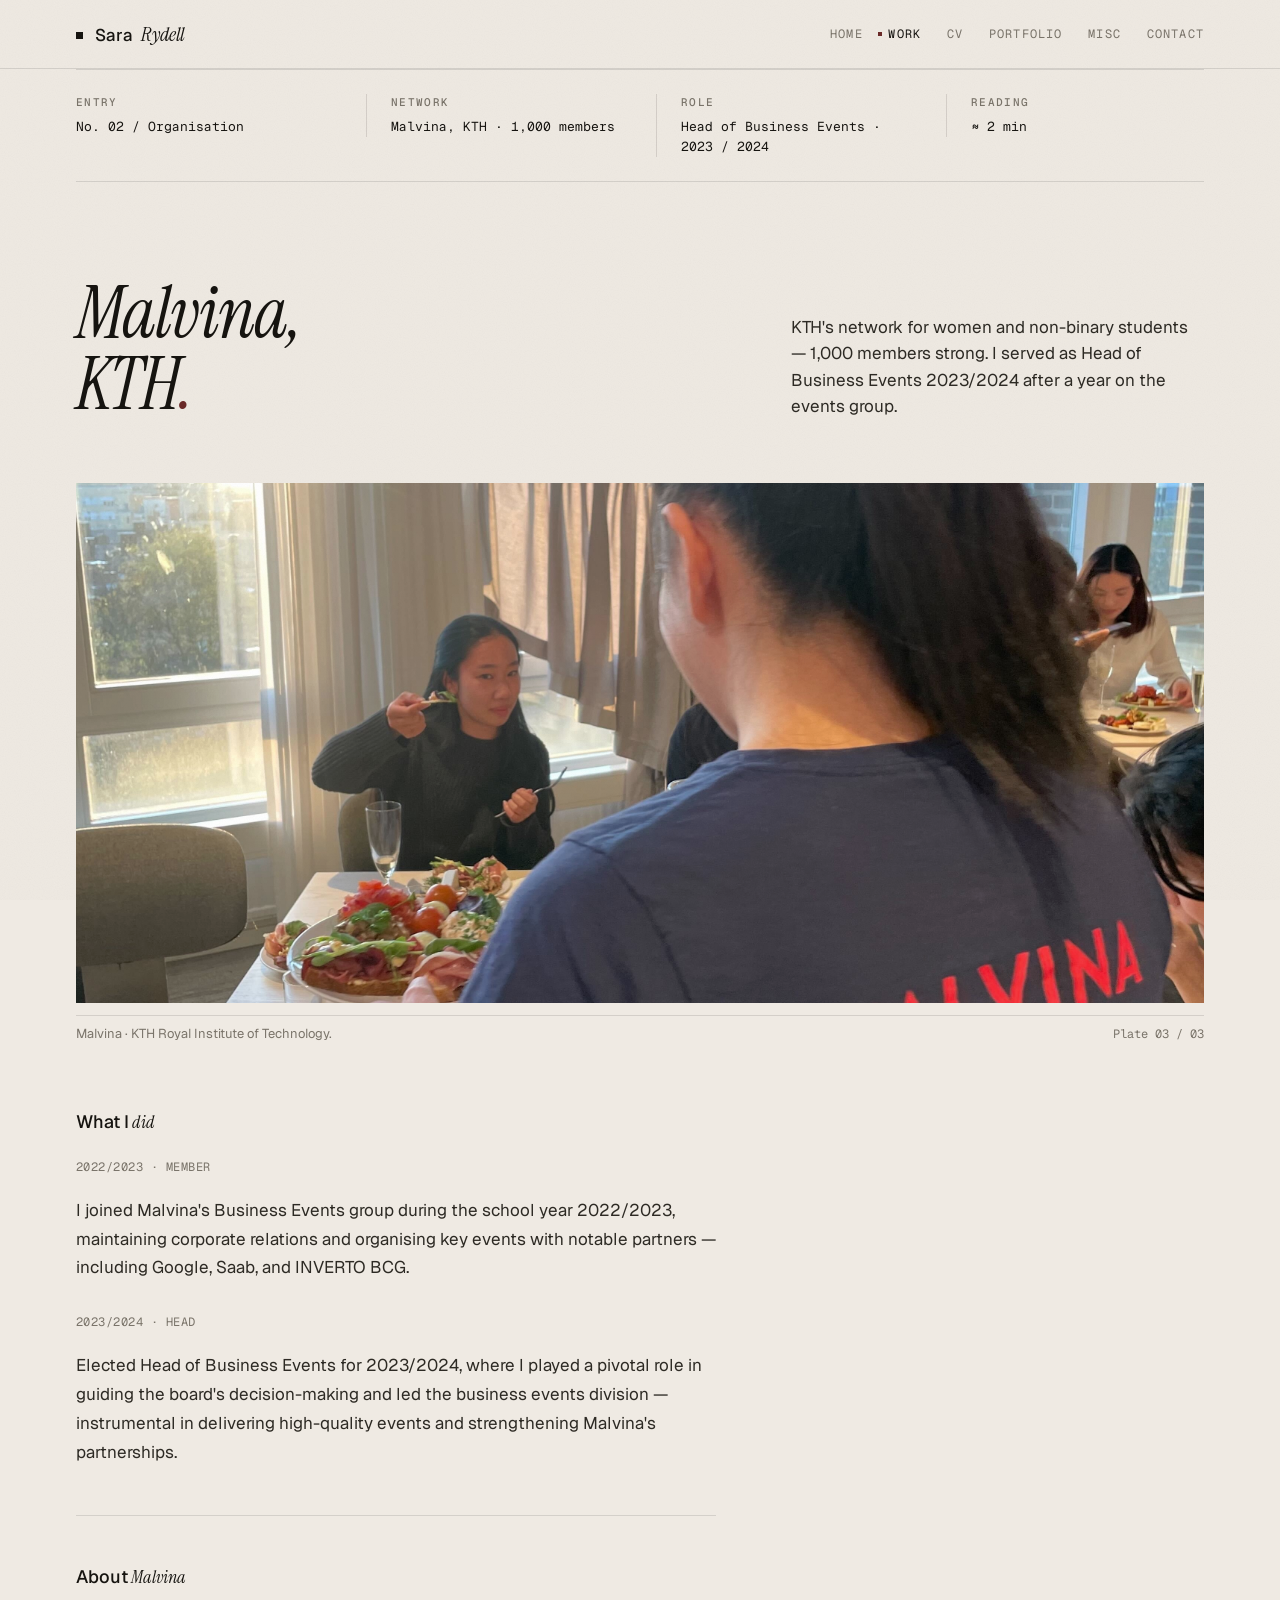
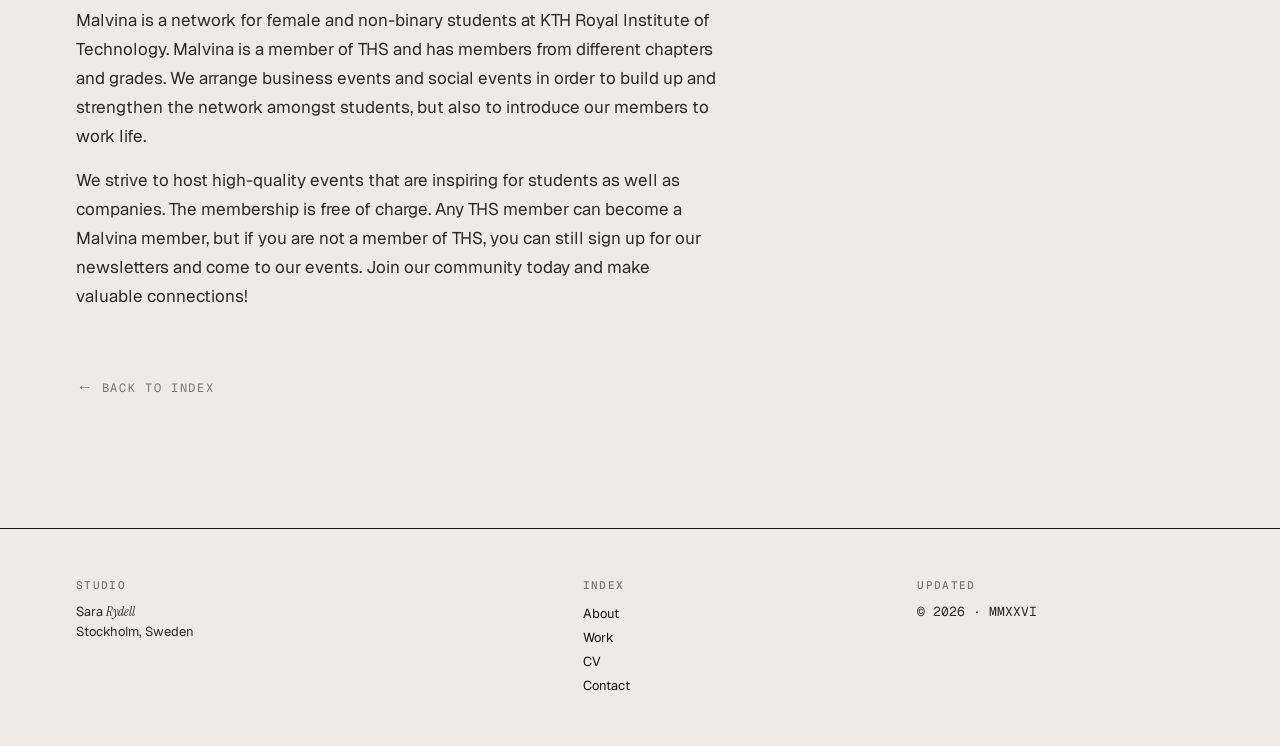
<file: malvina.html>
<!doctype html>
<html lang="en">
<head>
  <meta charset="utf-8">
  <meta name="viewport" content="width=device-width, initial-scale=1">
  <title>Malvina, KTH — Sara Rydell</title>
  <meta name="description" content="Sara Rydell at Malvina — KTH's network for women and non-binary students.">
  <meta name="theme-color" content="#EFEAE3">
  <link rel="icon" type="image/svg+xml" href="assets/favicon.svg">
  <link rel="preconnect" href="https://fonts.googleapis.com">
  <link rel="preconnect" href="https://fonts.gstatic.com" crossorigin>
  <link rel="stylesheet" href="https://fonts.googleapis.com/css2?family=Geist:wght@300;400;500;600&family=Geist+Mono:wght@400;500&family=Instrument+Serif:ital@0;1&display=swap">
  <link rel="stylesheet" href="assets/css/main.css">
</head>
<body>
  <a href="#main" class="skip-link">Skip to content</a>

  <header class="site-header">
    <div class="container site-header__bar">
      <a class="logotype" href="index.html">
        <span class="logotype__mark" aria-hidden="true"></span>
        Sara <em>Rydell</em>
      </a>
      <button class="nav-toggle" type="button" aria-controls="primary-nav" aria-expanded="false" data-nav-toggle>Menu</button>
      <nav id="primary-nav" class="site-nav" data-nav aria-label="Primary">
        <a href="index.html">Home</a>
        <a href="portfolio.html" aria-current="page">Work</a>
        <a href="resume.html">CV</a>
        <a href="projects.html">Portfolio</a>
        <a href="misc.html">Misc</a>
        <a href="contact.html">Contact</a>
      </nav>
    </div>
  </header>

  <main id="main">
    <div class="container">
      <section class="article-meta" data-stagger>
        <div class="article-meta__row">
          <p class="eyebrow">Entry</p>
          <p class="article-meta__value">No. 02 / Organisation</p>
        </div>
        <div class="article-meta__row">
          <p class="eyebrow">Network</p>
          <p class="article-meta__value">Malvina, KTH · 1,000 members</p>
        </div>
        <div class="article-meta__row">
          <p class="eyebrow">Role</p>
          <p class="article-meta__value">Head of Business Events · 2023 / 2024</p>
        </div>
        <div class="article-meta__row">
          <p class="eyebrow">Reading</p>
          <p class="article-meta__value">≈ 2 min</p>
        </div>
      </section>

      <section class="article-headline" data-stagger>
        <h1>Malvina, <br>KTH<span class="headline-period">.</span></h1>
        <p class="article-headline__lead">KTH's network for women and non-binary students — 1,000 members strong. I served as Head of Business Events 2023/2024 after a year on the events group.</p>
      </section>

      <figure class="article-figure">
        <img src="img_malvina.jpg" alt="Malvina at KTH" loading="lazy">
        <figcaption>
          <span>Malvina · KTH Royal Institute of Technology.</span>
          <span class="mono">Plate 03 / 03</span>
        </figcaption>
      </figure>

      <div class="article-body">
        <section>
          <h3>What I <em>did</em></h3>
          <p>
            <span class="mono" style="font-size: 0.75rem; color: var(--muted); letter-spacing: 0.04em;">2022/2023 · MEMBER</span>
          </p>
          <p>
            I joined Malvina's Business Events group during the school year
            2022/2023, maintaining corporate relations and organising key
            events with notable partners — including Google, Saab, and
            INVERTO BCG.
          </p>
          <p style="margin-top: var(--s-3);">
            <span class="mono" style="font-size: 0.75rem; color: var(--muted); letter-spacing: 0.04em;">2023/2024 · HEAD</span>
          </p>
          <p>
            Elected Head of Business Events for 2023/2024, where I played a
            pivotal role in guiding the board's decision-making and led the
            business events division — instrumental in delivering high-quality
            events and strengthening Malvina's partnerships.
          </p>
        </section>

        <section>
          <h3>About <em>Malvina</em></h3>
          <p>
            Malvina is a network for female and non-binary students at KTH
            Royal Institute of Technology. Malvina is a member of THS and
            has members from different chapters and grades. We arrange
            business events and social events in order to build up and
            strengthen the network amongst students, but also to introduce
            our members to work life.
          </p>
          <p>
            We strive to host high-quality events that are inspiring for
            students as well as companies. The membership is free of
            charge. Any THS member can become a Malvina member, but if you
            are not a member of THS, you can still sign up for our
            newsletters and come to our events. Join our community today
            and make valuable connections!
          </p>
        </section>
      </div>

      <p style="margin-top: var(--s-6);">
        <a class="back-link" href="portfolio.html">Back to index</a>
      </p>
    </div>
  </main>

  <footer class="colophon">
    <div class="container colophon__grid">
      <div class="colophon__col">
        <p class="eyebrow">Studio</p>
        <p>Sara <em>Rydell</em><br>Stockholm, Sweden</p>
      </div>
      <div class="colophon__col">
        <p class="eyebrow">Index</p>
        <ul>
          <li><a href="index.html#about">About</a></li>
          <li><a href="portfolio.html">Work</a></li>
          <li><a href="resume.html">CV</a></li>
          <li><a href="contact.html">Contact</a></li>
        </ul>
      </div>
      <div class="colophon__col">
        <p class="eyebrow">Updated</p>
        <p class="mono">© <span data-year>2026</span> · MMXXVI</p>
      </div>
    </div>
  </footer>

  <script src="assets/js/main.js" defer></script>
</body>
</html>
</file>
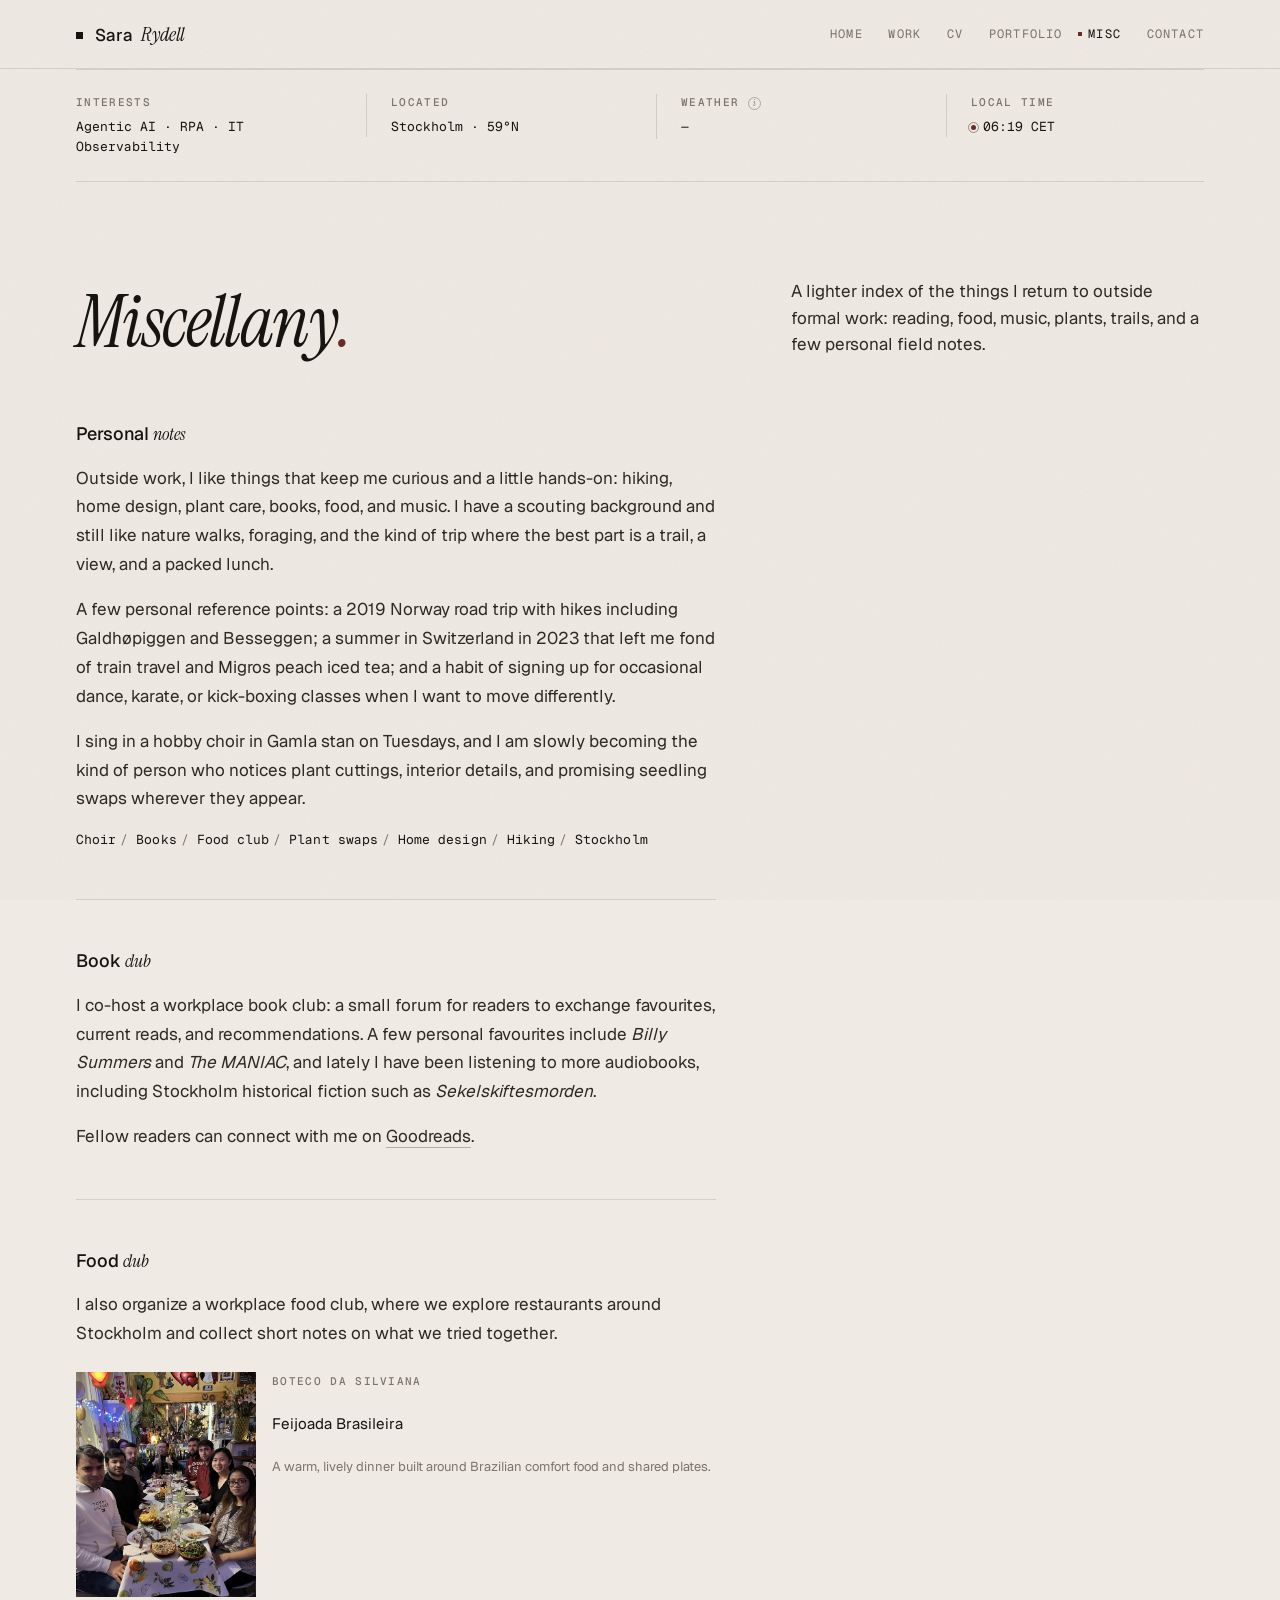
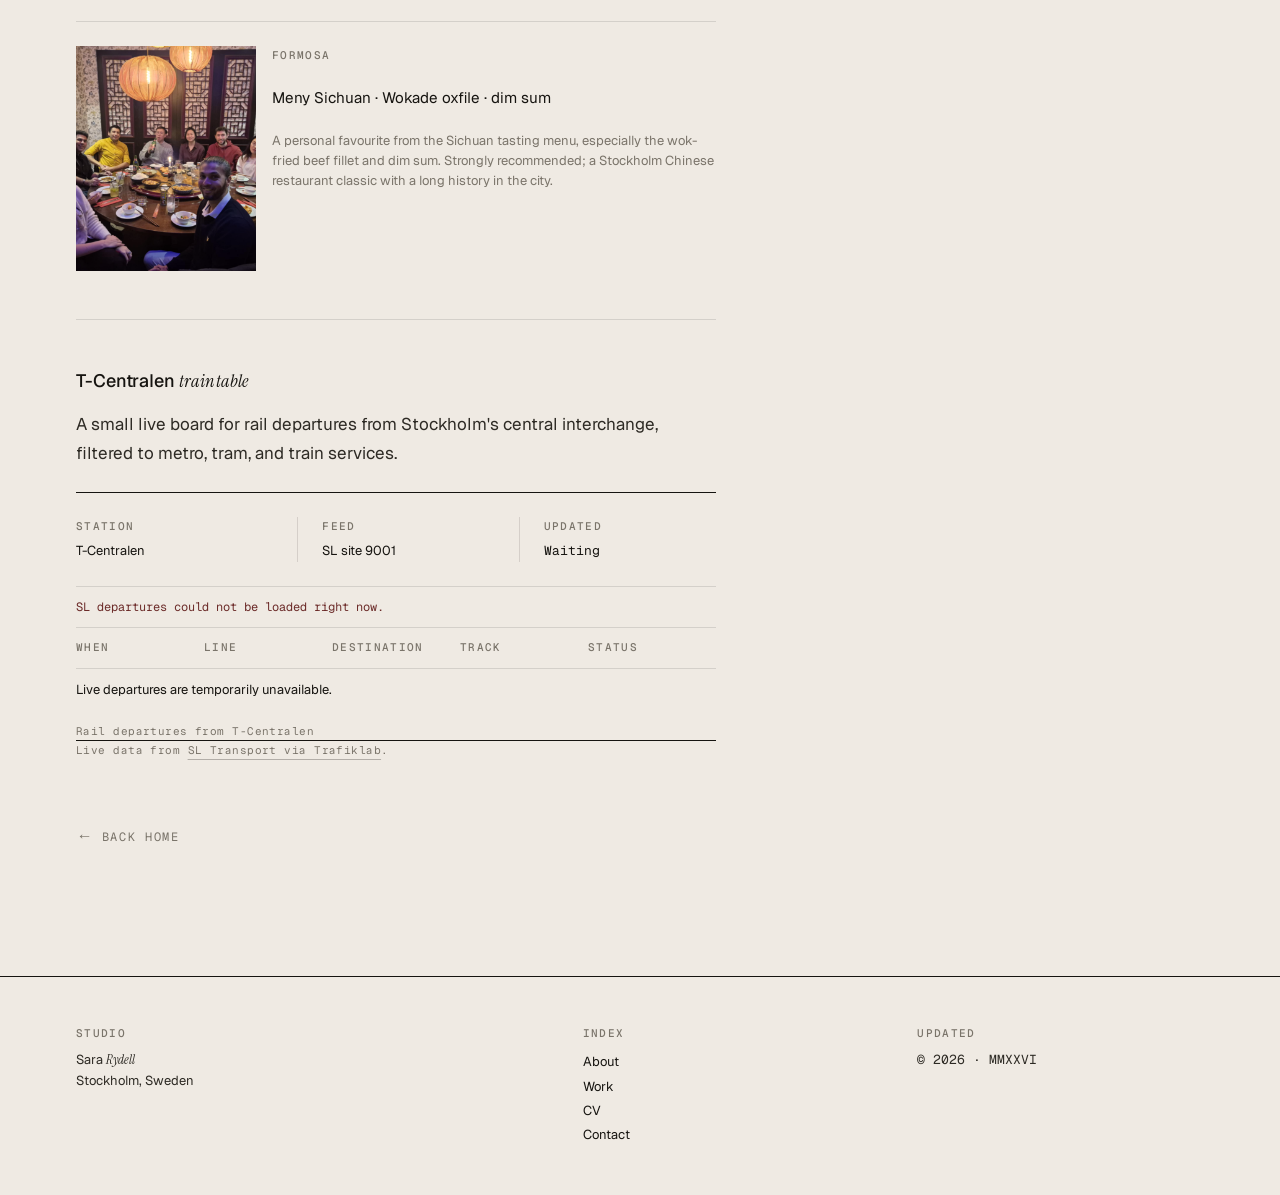
<file: misc.html>
<!doctype html>
<html lang="en">
<head>
  <meta charset="utf-8">
  <meta name="viewport" content="width=device-width, initial-scale=1">
  <title>Miscellany — Sara Rydell</title>
  <meta name="description" content="Miscellany by Sara Rydell — books, food, choir, plants, hiking, and personal notes from Stockholm.">
  <meta name="theme-color" content="#EFEAE3">
  <link rel="icon" type="image/svg+xml" href="assets/favicon.svg">
  <link rel="preconnect" href="https://fonts.googleapis.com">
  <link rel="preconnect" href="https://fonts.gstatic.com" crossorigin>
  <link rel="stylesheet" href="https://fonts.googleapis.com/css2?family=Geist:wght@300;400;500;600&family=Geist+Mono:wght@400;500&family=Instrument+Serif:ital@0;1&display=swap">
  <link rel="stylesheet" href="assets/css/main.css">
</head>
<body>
  <a href="#main" class="skip-link">Skip to content</a>

  <header class="site-header">
    <div class="container site-header__bar">
      <a class="logotype" href="index.html">
        <span class="logotype__mark" aria-hidden="true"></span>
        Sara <em>Rydell</em>
      </a>
      <button class="nav-toggle" type="button" aria-controls="primary-nav" aria-expanded="false" data-nav-toggle>Menu</button>
      <nav id="primary-nav" class="site-nav" data-nav aria-label="Primary">
        <a href="index.html">Home</a>
        <a href="portfolio.html">Work</a>
        <a href="resume.html">CV</a>
        <a href="projects.html">Portfolio</a>
        <a href="misc.html" aria-current="page">Misc</a>
        <a href="contact.html">Contact</a>
      </nav>
    </div>
  </header>

  <main id="main">
    <div class="container">
      <section class="article-meta" data-stagger>
        <div class="article-meta__row">
          <p class="eyebrow">Interests</p>
          <p class="article-meta__value">Agentic AI · RPA · IT Observability</p>
        </div>
        <div class="article-meta__row">
          <p class="eyebrow">Located</p>
          <p class="article-meta__value">Stockholm · 59°N</p>
        </div>
        <div class="article-meta__row">
          <p class="eyebrow">Weather <span class="weather-info-wrap"><button class="weather-info-btn" type="button" aria-label="Weather data source">i</button><span class="weather-tooltip" role="tooltip"></span></span></p>
          <p class="article-meta__value">
            <span data-weather aria-live="polite">
              <span class="weather-main">
                <span class="weather-temp">—</span>
                <span class="weather-icon" aria-hidden="true"></span>
                <span class="weather-condition"></span>
              </span>
              <span class="weather-detail"></span>
            </span>
          </p>
        </div>
        <div class="article-meta__row">
          <p class="eyebrow">Local time</p>
          <p class="article-meta__value">
            <span class="masthead__pulse" aria-hidden="true"></span><span data-clock>—:—</span>
          </p>
        </div>
      </section>

      <section class="article-headline" data-stagger>
        <h1>Miscellany<span class="headline-period">.</span></h1>
        <p class="article-headline__lead">A lighter index of the things I return to outside formal work: reading, food, music, plants, trails, and a few personal field notes.</p>
      </section>

      <div class="article-body">
        <section>
          <h3>Personal <em>notes</em></h3>
          <p>
            Outside work, I like things that keep me curious and a little
            hands-on: hiking, home design, plant care, books, food, and music.
            I have a scouting background and still like nature walks, foraging,
            and the kind of trip where the best part is a trail, a view, and a
            packed lunch.
          </p>
          <p>
            A few personal reference points: a 2019 Norway road trip with hikes
            including Galdhøpiggen and Besseggen; a summer in Switzerland in
            2023 that left me fond of train travel and Migros peach iced tea;
            and a habit of signing up for occasional dance, karate, or
            kick-boxing classes when I want to move differently.
          </p>
          <p>
            I sing in a hobby choir in Gamla stan on Tuesdays, and I am slowly
            becoming the kind of person who notices plant cuttings, interior
            details, and promising seedling swaps wherever they appear.
          </p>
          <ul class="taglist" style="margin-top: var(--s-2);">
            <li>Choir</li>
            <li>Books</li>
            <li>Food club</li>
            <li>Plant swaps</li>
            <li>Home design</li>
            <li>Hiking</li>
            <li>Stockholm</li>
          </ul>
        </section>

        <section>
          <h3>Book <em>club</em></h3>
          <p>
            I co-host a workplace book club: a small forum for readers to
            exchange favourites, current reads, and recommendations. A few
            personal favourites include <em>Billy Summers</em> and
            <em>The MANIAC</em>, and lately I have been listening to more
            audiobooks, including Stockholm historical fiction such as
            <em>Sekelskiftesmorden</em>.
          </p>
          <p>
            Fellow readers can connect with me on
            <a href="https://www.goodreads.com/user/show/194782678-sara" target="_blank" rel="noopener">Goodreads</a>.
          </p>
        </section>

        <section>
          <h3>Food <em>club</em></h3>
          <p>
            I also organize a workplace food club, where we explore restaurants
            around Stockholm and collect short notes on what we tried together.
          </p>

          <div class="club-notes" aria-label="Food club restaurant notes">
            <article class="club-note club-note--with-image">
              <img src="assets/images/boteco-da-silviana.jpg" alt="Food club dinner at Boteco da Silviana" loading="lazy">
              <div class="club-note__body">
                <p class="eyebrow">Boteco da Silviana</p>
                <p class="club-note__title">Feijoada Brasileira</p>
                <p class="club-note__text">
                  A warm, lively dinner built around Brazilian comfort food and
                  shared plates.
                </p>
              </div>
            </article>

            <article class="club-note club-note--with-image">
              <img src="assets/images/Formosa.png" alt="Food club dinner at Formosa" loading="lazy">
              <div class="club-note__body">
                <p class="eyebrow">Formosa</p>
                <p class="club-note__title">Meny Sichuan · Wokade oxfile · dim sum</p>
                <p class="club-note__text">
                  A personal favourite from the Sichuan tasting menu, especially
                  the wok-fried beef fillet and dim sum. Strongly recommended;
                  a Stockholm Chinese restaurant classic with a long history in
                  the city.
                </p>
              </div>
            </article>
          </div>
        </section>

        <section class="train-board" aria-labelledby="train-board-heading">
          <h3 id="train-board-heading">T-Centralen <em>train table</em></h3>
          <p>
            A small live board for rail departures from Stockholm's central
            interchange, filtered to metro, tram, and train services.
          </p>

          <div class="train-board__surface">
            <div class="train-board__meta" aria-label="Train board details">
              <div>
                <p class="eyebrow">Station</p>
                <p>T-Centralen</p>
              </div>
              <div>
                <p class="eyebrow">Feed</p>
                <p>SL site 9001</p>
              </div>
              <div>
                <p class="eyebrow">Updated</p>
                <p class="mono" data-train-updated>Waiting</p>
              </div>
            </div>

            <p class="train-board__status mono" data-train-status aria-live="polite">
              Loading live departures...
            </p>

            <div class="train-table-wrap">
              <table class="train-table">
                <caption>Rail departures from T-Centralen</caption>
                <thead>
                  <tr>
                    <th scope="col">When</th>
                    <th scope="col">Line</th>
                    <th scope="col">Destination</th>
                    <th scope="col">Track</th>
                    <th scope="col">Status</th>
                  </tr>
                </thead>
                <tbody data-train-board>
                  <tr>
                    <td colspan="5">Departures load from SL when available.</td>
                  </tr>
                </tbody>
              </table>
            </div>
          </div>

          <p class="train-board__credit">
            Live data from <a href="https://www.trafiklab.se/api/our-apis/sl/transport/" target="_blank" rel="noopener">SL Transport via Trafiklab</a>.
          </p>
        </section>
      </div>

      <p style="margin-top: var(--s-6);">
        <a class="back-link" href="index.html">Back home</a>
      </p>
    </div>
  </main>

  <footer class="colophon">
    <div class="container colophon__grid">
      <div class="colophon__col">
        <p class="eyebrow">Studio</p>
        <p>Sara <em>Rydell</em><br>Stockholm, Sweden</p>
      </div>
      <div class="colophon__col">
        <p class="eyebrow">Index</p>
        <ul>
          <li><a href="index.html#about">About</a></li>
          <li><a href="portfolio.html">Work</a></li>
          <li><a href="resume.html">CV</a></li>
          <li><a href="contact.html">Contact</a></li>
        </ul>
      </div>
      <div class="colophon__col">
        <p class="eyebrow">Updated</p>
        <p class="mono">© <span data-year>2026</span> · MMXXVI</p>
      </div>
    </div>
  </footer>

  <script src="assets/js/main.js" defer></script>
</body>
</html>
</file>
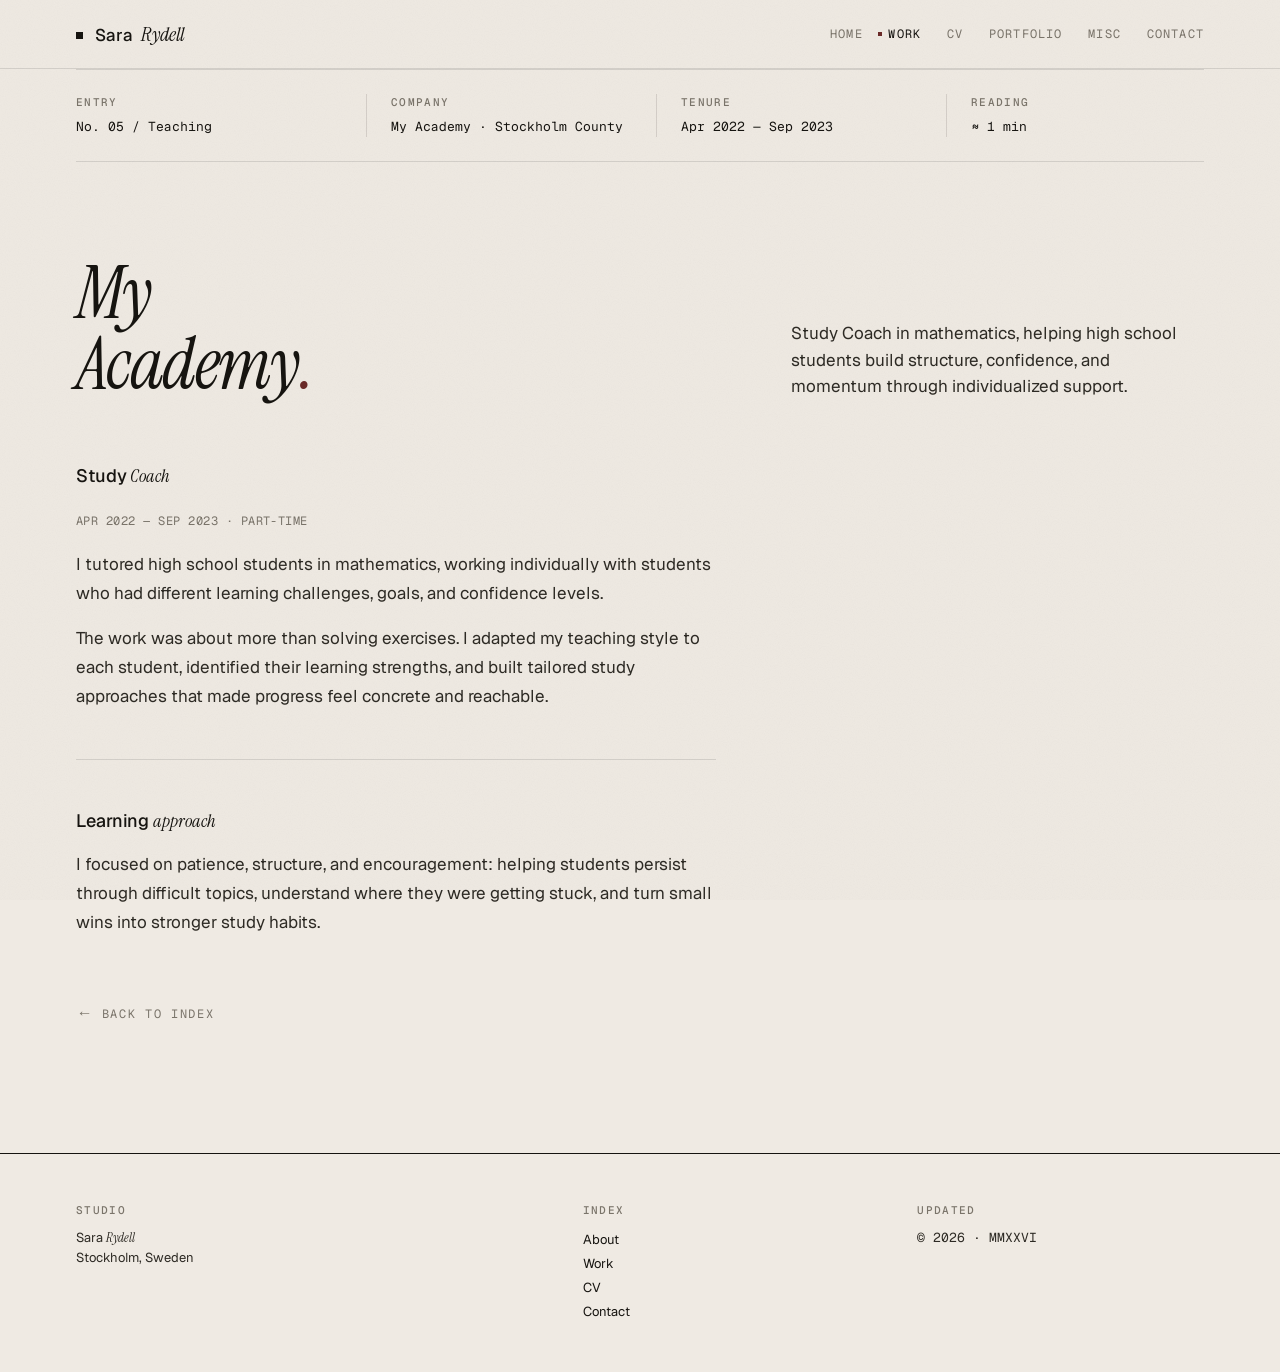
<file: my-academy.html>
<!doctype html>
<html lang="en">
<head>
  <meta charset="utf-8">
  <meta name="viewport" content="width=device-width, initial-scale=1">
  <title>My Academy — Sara Rydell</title>
  <meta name="description" content="Sara Rydell as Study Coach at My Academy — individualized mathematics tutoring for high school students.">
  <meta name="theme-color" content="#EFEAE3">
  <link rel="icon" type="image/svg+xml" href="assets/favicon.svg">
  <link rel="preconnect" href="https://fonts.googleapis.com">
  <link rel="preconnect" href="https://fonts.gstatic.com" crossorigin>
  <link rel="stylesheet" href="https://fonts.googleapis.com/css2?family=Geist:wght@300;400;500;600&family=Geist+Mono:wght@400;500&family=Instrument+Serif:ital@0;1&display=swap">
  <link rel="stylesheet" href="assets/css/main.css">
</head>
<body>
  <a href="#main" class="skip-link">Skip to content</a>

  <header class="site-header">
    <div class="container site-header__bar">
      <a class="logotype" href="index.html">
        <span class="logotype__mark" aria-hidden="true"></span>
        Sara <em>Rydell</em>
      </a>
      <button class="nav-toggle" type="button" aria-controls="primary-nav" aria-expanded="false" data-nav-toggle>Menu</button>
      <nav id="primary-nav" class="site-nav" data-nav aria-label="Primary">
        <a href="index.html">Home</a>
        <a href="portfolio.html" aria-current="page">Work</a>
        <a href="resume.html">CV</a>
        <a href="projects.html">Portfolio</a>
        <a href="misc.html">Misc</a>
        <a href="contact.html">Contact</a>
      </nav>
    </div>
  </header>

  <main id="main">
    <div class="container">
      <section class="article-meta" data-stagger>
        <div class="article-meta__row">
          <p class="eyebrow">Entry</p>
          <p class="article-meta__value">No. 05 / Teaching</p>
        </div>
        <div class="article-meta__row">
          <p class="eyebrow">Company</p>
          <p class="article-meta__value">My Academy · Stockholm County</p>
        </div>
        <div class="article-meta__row">
          <p class="eyebrow">Tenure</p>
          <p class="article-meta__value">Apr 2022 — Sep 2023</p>
        </div>
        <div class="article-meta__row">
          <p class="eyebrow">Reading</p>
          <p class="article-meta__value">≈ 1 min</p>
        </div>
      </section>

      <section class="article-headline" data-stagger>
        <h1>My <br>Academy<span class="headline-period">.</span></h1>
        <p class="article-headline__lead">Study Coach in mathematics, helping high school students build structure, confidence, and momentum through individualized support.</p>
      </section>

      <div class="article-body">
        <section>
          <h3>Study <em>Coach</em></h3>
          <p>
            <span class="mono" style="font-size: 0.75rem; color: var(--muted); letter-spacing: 0.04em;">APR&nbsp;2022&nbsp;—&nbsp;SEP&nbsp;2023 · PART-TIME</span>
          </p>
          <p>
            I tutored high school students in mathematics, working individually
            with students who had different learning challenges, goals, and
            confidence levels.
          </p>
          <p>
            The work was about more than solving exercises. I adapted my
            teaching style to each student, identified their learning strengths,
            and built tailored study approaches that made progress feel concrete
            and reachable.
          </p>
        </section>

        <section>
          <h3>Learning <em>approach</em></h3>
          <p>
            I focused on patience, structure, and encouragement: helping
            students persist through difficult topics, understand where they
            were getting stuck, and turn small wins into stronger study habits.
          </p>
        </section>
      </div>

      <p style="margin-top: var(--s-6);">
        <a class="back-link" href="portfolio.html">Back to index</a>
      </p>
    </div>
  </main>

  <footer class="colophon">
    <div class="container colophon__grid">
      <div class="colophon__col">
        <p class="eyebrow">Studio</p>
        <p>Sara <em>Rydell</em><br>Stockholm, Sweden</p>
      </div>
      <div class="colophon__col">
        <p class="eyebrow">Index</p>
        <ul>
          <li><a href="index.html#about">About</a></li>
          <li><a href="portfolio.html">Work</a></li>
          <li><a href="resume.html">CV</a></li>
          <li><a href="contact.html">Contact</a></li>
        </ul>
      </div>
      <div class="colophon__col">
        <p class="eyebrow">Updated</p>
        <p class="mono">© <span data-year>2026</span> · MMXXVI</p>
      </div>
    </div>
  </footer>

  <script src="assets/js/main.js" defer></script>
</body>
</html>
</file>
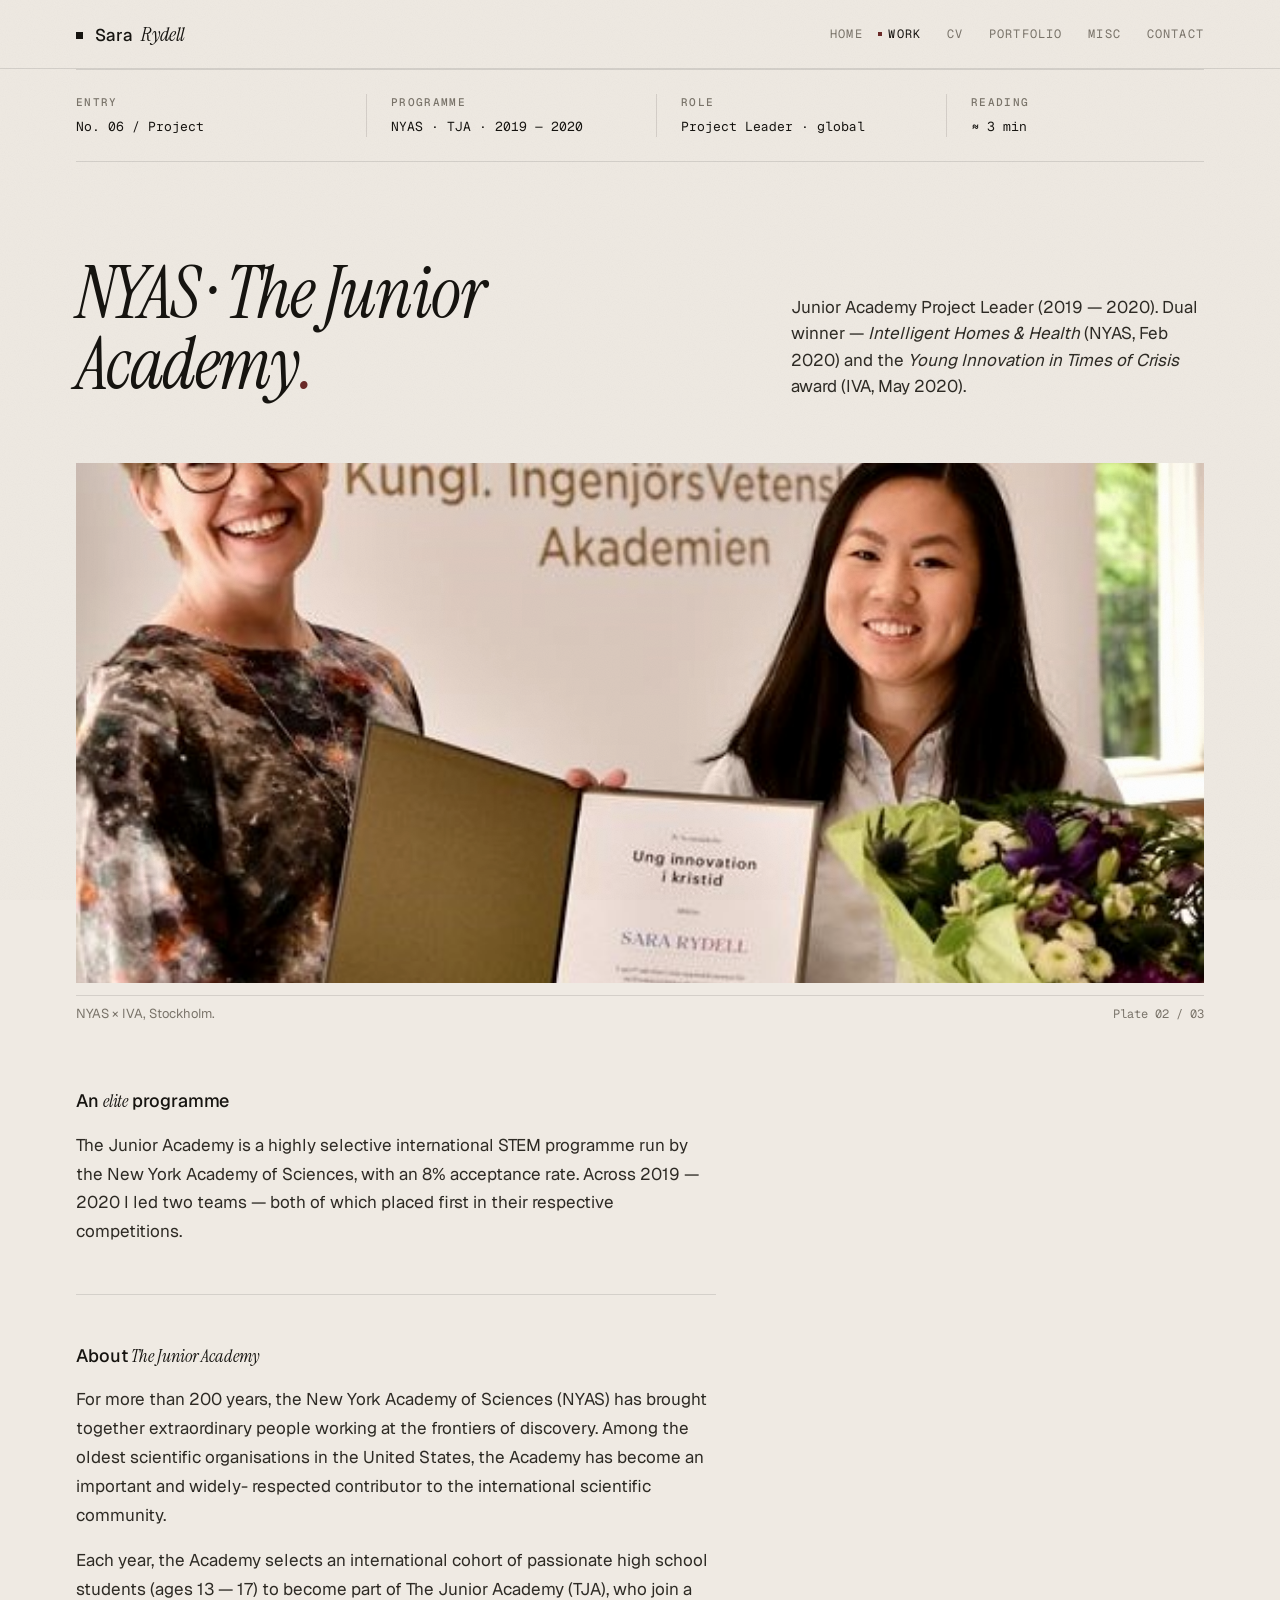
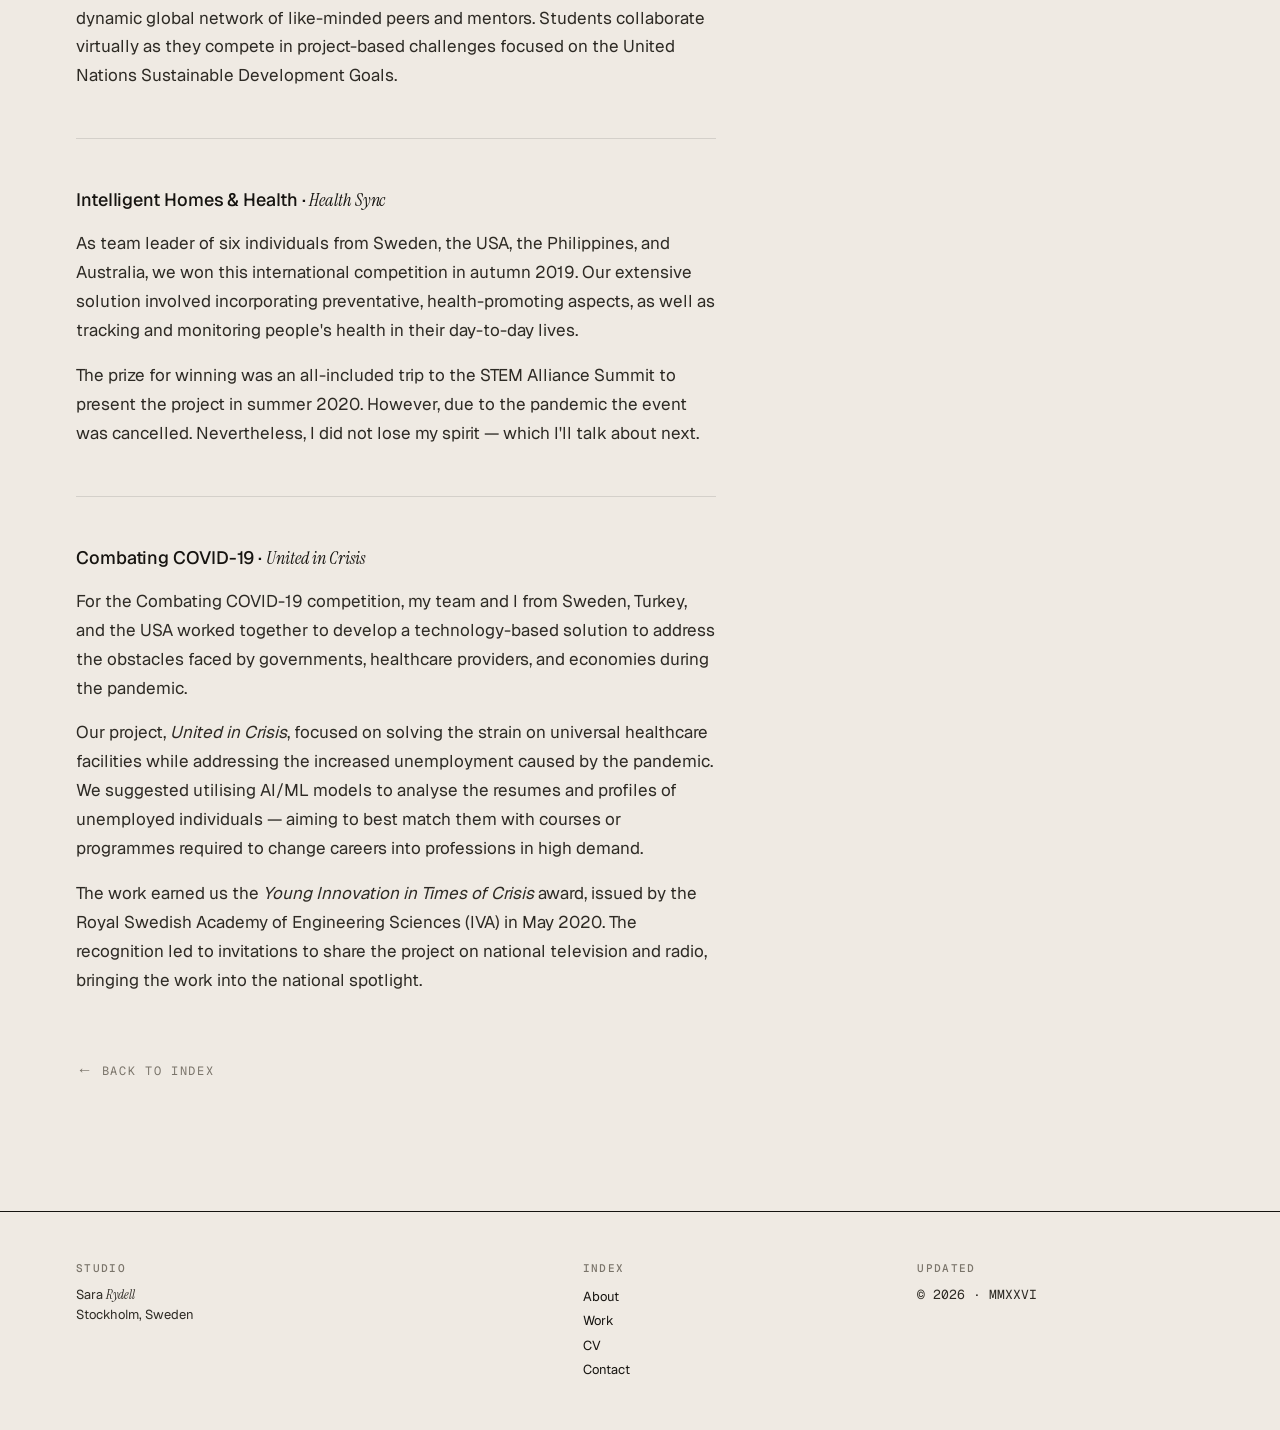
<file: nyas.html>
<!doctype html>
<html lang="en">
<head>
  <meta charset="utf-8">
  <meta name="viewport" content="width=device-width, initial-scale=1">
  <title>NYAS · The Junior Academy — Sara Rydell</title>
  <meta name="description" content="Sara Rydell at NYAS · The Junior Academy — leading international project teams.">
  <meta name="theme-color" content="#EFEAE3">
  <link rel="icon" type="image/svg+xml" href="assets/favicon.svg">
  <link rel="preconnect" href="https://fonts.googleapis.com">
  <link rel="preconnect" href="https://fonts.gstatic.com" crossorigin>
  <link rel="stylesheet" href="https://fonts.googleapis.com/css2?family=Geist:wght@300;400;500;600&family=Geist+Mono:wght@400;500&family=Instrument+Serif:ital@0;1&display=swap">
  <link rel="stylesheet" href="assets/css/main.css">
</head>
<body>
  <a href="#main" class="skip-link">Skip to content</a>

  <header class="site-header">
    <div class="container site-header__bar">
      <a class="logotype" href="index.html">
        <span class="logotype__mark" aria-hidden="true"></span>
        Sara <em>Rydell</em>
      </a>
      <button class="nav-toggle" type="button" aria-controls="primary-nav" aria-expanded="false" data-nav-toggle>Menu</button>
      <nav id="primary-nav" class="site-nav" data-nav aria-label="Primary">
        <a href="index.html">Home</a>
        <a href="portfolio.html" aria-current="page">Work</a>
        <a href="resume.html">CV</a>
        <a href="projects.html">Portfolio</a>
        <a href="misc.html">Misc</a>
        <a href="contact.html">Contact</a>
      </nav>
    </div>
  </header>

  <main id="main">
    <div class="container">
      <section class="article-meta" data-stagger>
        <div class="article-meta__row">
          <p class="eyebrow">Entry</p>
          <p class="article-meta__value">No. 06 / Project</p>
        </div>
        <div class="article-meta__row">
          <p class="eyebrow">Programme</p>
          <p class="article-meta__value">NYAS · TJA · 2019 — 2020</p>
        </div>
        <div class="article-meta__row">
          <p class="eyebrow">Role</p>
          <p class="article-meta__value">Project Leader · global</p>
        </div>
        <div class="article-meta__row">
          <p class="eyebrow">Reading</p>
          <p class="article-meta__value">≈ 3 min</p>
        </div>
      </section>

      <section class="article-headline" data-stagger>
        <h1>NYAS · The Junior <span style="white-space:nowrap;">Academy<span class="headline-period">.</span></span></h1>
        <p class="article-headline__lead">Junior Academy Project Leader (2019 — 2020). Dual winner — <em>Intelligent Homes &amp; Health</em> (NYAS, Feb 2020) and the <em>Young Innovation in Times of Crisis</em> award (IVA, May 2020).</p>
      </section>

      <figure class="article-figure">
        <img src="img_nyas.jpg" alt="NYAS × IVA event" loading="lazy">
        <figcaption>
          <span>NYAS × IVA, Stockholm.</span>
          <span class="mono">Plate 02 / 03</span>
        </figcaption>
      </figure>

      <div class="article-body">
        <section>
          <h3>An <em>elite</em> programme</h3>
          <p>
            The Junior Academy is a highly selective international STEM
            programme run by the New York Academy of Sciences, with an
            8% acceptance rate. Across 2019 — 2020 I led two teams — both
            of which placed first in their respective competitions.
          </p>
        </section>

        <section>
          <h3>About <em>The Junior Academy</em></h3>
          <p>
            For more than 200 years, the New York Academy of Sciences (NYAS)
            has brought together extraordinary people working at the frontiers
            of discovery. Among the oldest scientific organisations in the
            United States, the Academy has become an important and widely-
            respected contributor to the international scientific community.
          </p>
          <p>
            Each year, the Academy selects an international cohort of
            passionate high school students (ages 13 — 17) to become part of
            The Junior Academy (TJA), who join a dynamic global network of
            like-minded peers and mentors. Students collaborate virtually as
            they compete in project-based challenges focused on the United
            Nations Sustainable Development Goals.
          </p>
        </section>

        <section id="health-sync">
          <h3>Intelligent Homes &amp; Health · <em>Health Sync</em></h3>
          <p>
            As team leader of six individuals from Sweden, the USA, the
            Philippines, and Australia, we won this international competition
            in autumn 2019. Our extensive solution involved incorporating
            preventative, health-promoting aspects, as well as tracking and
            monitoring people's health in their day-to-day lives.
          </p>
          <p>
            The prize for winning was an all-included trip to the STEM
            Alliance Summit to present the project in summer 2020. However,
            due to the pandemic the event was cancelled. Nevertheless, I
            did not lose my spirit — which I'll talk about next.
          </p>
        </section>

        <section id="united-in-crisis">
          <h3>Combating COVID-19 · <em>United in Crisis</em></h3>
          <p>
            For the Combating COVID-19 competition, my team and I from
            Sweden, Turkey, and the USA worked together to develop a
            technology-based solution to address the obstacles faced by
            governments, healthcare providers, and economies during the
            pandemic.
          </p>
          <p>
            Our project, <em>United in Crisis</em>, focused on solving the
            strain on universal healthcare facilities while addressing the
            increased unemployment caused by the pandemic. We suggested
            utilising AI/ML models to analyse the resumes and profiles of
            unemployed individuals — aiming to best match them with courses
            or programmes required to change careers into professions in
            high demand.
          </p>
          <p>
            The work earned us the <em>Young Innovation in Times of Crisis</em>
            award, issued by the Royal Swedish Academy of Engineering Sciences
            (IVA) in May 2020. The recognition led to invitations to share
            the project on national television and radio, bringing the work
            into the national spotlight.
          </p>
        </section>
      </div>

      <p style="margin-top: var(--s-6);">
        <a class="back-link" href="portfolio.html">Back to index</a>
      </p>
    </div>
  </main>

  <footer class="colophon">
    <div class="container colophon__grid">
      <div class="colophon__col">
        <p class="eyebrow">Studio</p>
        <p>Sara <em>Rydell</em><br>Stockholm, Sweden</p>
      </div>
      <div class="colophon__col">
        <p class="eyebrow">Index</p>
        <ul>
          <li><a href="index.html#about">About</a></li>
          <li><a href="portfolio.html">Work</a></li>
          <li><a href="resume.html">CV</a></li>
          <li><a href="contact.html">Contact</a></li>
        </ul>
      </div>
      <div class="colophon__col">
        <p class="eyebrow">Updated</p>
        <p class="mono">© <span data-year>2026</span> · MMXXVI</p>
      </div>
    </div>
  </footer>

  <script src="assets/js/main.js" defer></script>
</body>
</html>
</file>
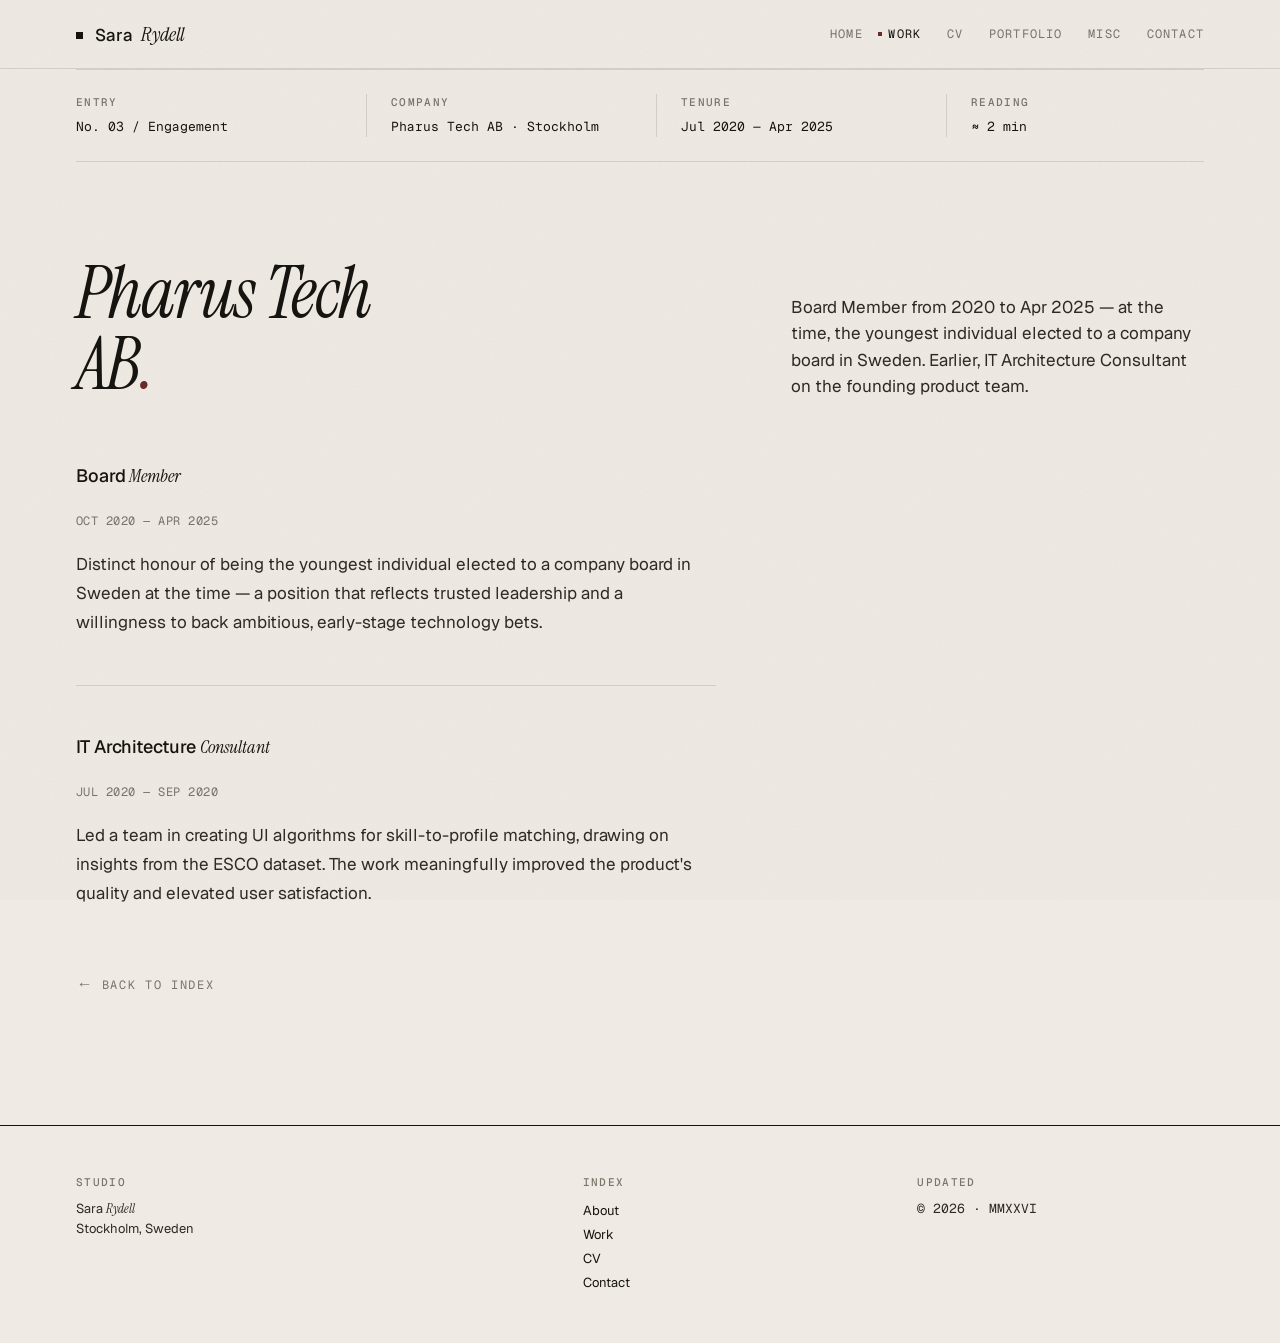
<file: pharus.html>
<!doctype html>
<html lang="en">
<head>
  <meta charset="utf-8">
  <meta name="viewport" content="width=device-width, initial-scale=1">
  <title>Pharus Tech AB — Sara Rydell</title>
  <meta name="description" content="Sara Rydell at Pharus Tech AB — former Board Member and IT Architecture Consultant.">
  <meta name="theme-color" content="#EFEAE3">
  <link rel="icon" type="image/svg+xml" href="assets/favicon.svg">
  <link rel="preconnect" href="https://fonts.googleapis.com">
  <link rel="preconnect" href="https://fonts.gstatic.com" crossorigin>
  <link rel="stylesheet" href="https://fonts.googleapis.com/css2?family=Geist:wght@300;400;500;600&family=Geist+Mono:wght@400;500&family=Instrument+Serif:ital@0;1&display=swap">
  <link rel="stylesheet" href="assets/css/main.css">
</head>
<body>
  <a href="#main" class="skip-link">Skip to content</a>

  <header class="site-header">
    <div class="container site-header__bar">
      <a class="logotype" href="index.html">
        <span class="logotype__mark" aria-hidden="true"></span>
        Sara <em>Rydell</em>
      </a>
      <button class="nav-toggle" type="button" aria-controls="primary-nav" aria-expanded="false" data-nav-toggle>Menu</button>
      <nav id="primary-nav" class="site-nav" data-nav aria-label="Primary">
        <a href="index.html">Home</a>
        <a href="portfolio.html" aria-current="page">Work</a>
        <a href="resume.html">CV</a>
        <a href="projects.html">Portfolio</a>
        <a href="misc.html">Misc</a>
        <a href="contact.html">Contact</a>
      </nav>
    </div>
  </header>

  <main id="main">
    <div class="container">
      <section class="article-meta" data-stagger>
        <div class="article-meta__row">
          <p class="eyebrow">Entry</p>
          <p class="article-meta__value">No. 03 / Engagement</p>
        </div>
        <div class="article-meta__row">
          <p class="eyebrow">Company</p>
          <p class="article-meta__value">Pharus Tech AB · Stockholm</p>
        </div>
        <div class="article-meta__row">
          <p class="eyebrow">Tenure</p>
          <p class="article-meta__value">Jul 2020 — Apr 2025</p>
        </div>
        <div class="article-meta__row">
          <p class="eyebrow">Reading</p>
          <p class="article-meta__value">≈ 2 min</p>
        </div>
      </section>

      <section class="article-headline" data-stagger>
        <h1>Pharus Tech <br>AB<span class="headline-period">.</span></h1>
        <p class="article-headline__lead">Board Member from 2020 to Apr 2025 — at the time, the youngest individual elected to a company board in Sweden. Earlier, IT Architecture Consultant on the founding product team.</p>
      </section>

      <div class="article-body">
        <section>
          <h3>Board <em>Member</em></h3>
          <p>
            <span class="mono" style="font-size: 0.75rem; color: var(--muted); letter-spacing: 0.04em;">OCT&nbsp;2020&nbsp;—&nbsp;APR&nbsp;2025</span>
          </p>
          <p>
            Distinct honour of being the youngest individual elected to a
            company board in Sweden at the time — a position that reflects
            trusted leadership and a willingness to back ambitious, early-stage
            technology bets.
          </p>
        </section>

        <section>
          <h3>IT Architecture <em>Consultant</em></h3>
          <p>
            <span class="mono" style="font-size: 0.75rem; color: var(--muted); letter-spacing: 0.04em;">JUL&nbsp;2020&nbsp;—&nbsp;SEP&nbsp;2020</span>
          </p>
          <p>
            Led a team in creating UI algorithms for skill-to-profile matching,
            drawing on insights from the ESCO dataset. The work meaningfully
            improved the product's quality and elevated user satisfaction.
          </p>
        </section>
      </div>

      <p style="margin-top: var(--s-6);">
        <a class="back-link" href="portfolio.html">Back to index</a>
      </p>
    </div>
  </main>

  <footer class="colophon">
    <div class="container colophon__grid">
      <div class="colophon__col">
        <p class="eyebrow">Studio</p>
        <p>Sara <em>Rydell</em><br>Stockholm, Sweden</p>
      </div>
      <div class="colophon__col">
        <p class="eyebrow">Index</p>
        <ul>
          <li><a href="index.html#about">About</a></li>
          <li><a href="portfolio.html">Work</a></li>
          <li><a href="resume.html">CV</a></li>
          <li><a href="contact.html">Contact</a></li>
        </ul>
      </div>
      <div class="colophon__col">
        <p class="eyebrow">Updated</p>
        <p class="mono">© <span data-year>2026</span> · MMXXVI</p>
      </div>
    </div>
  </footer>

  <script src="assets/js/main.js" defer></script>
</body>
</html>
</file>
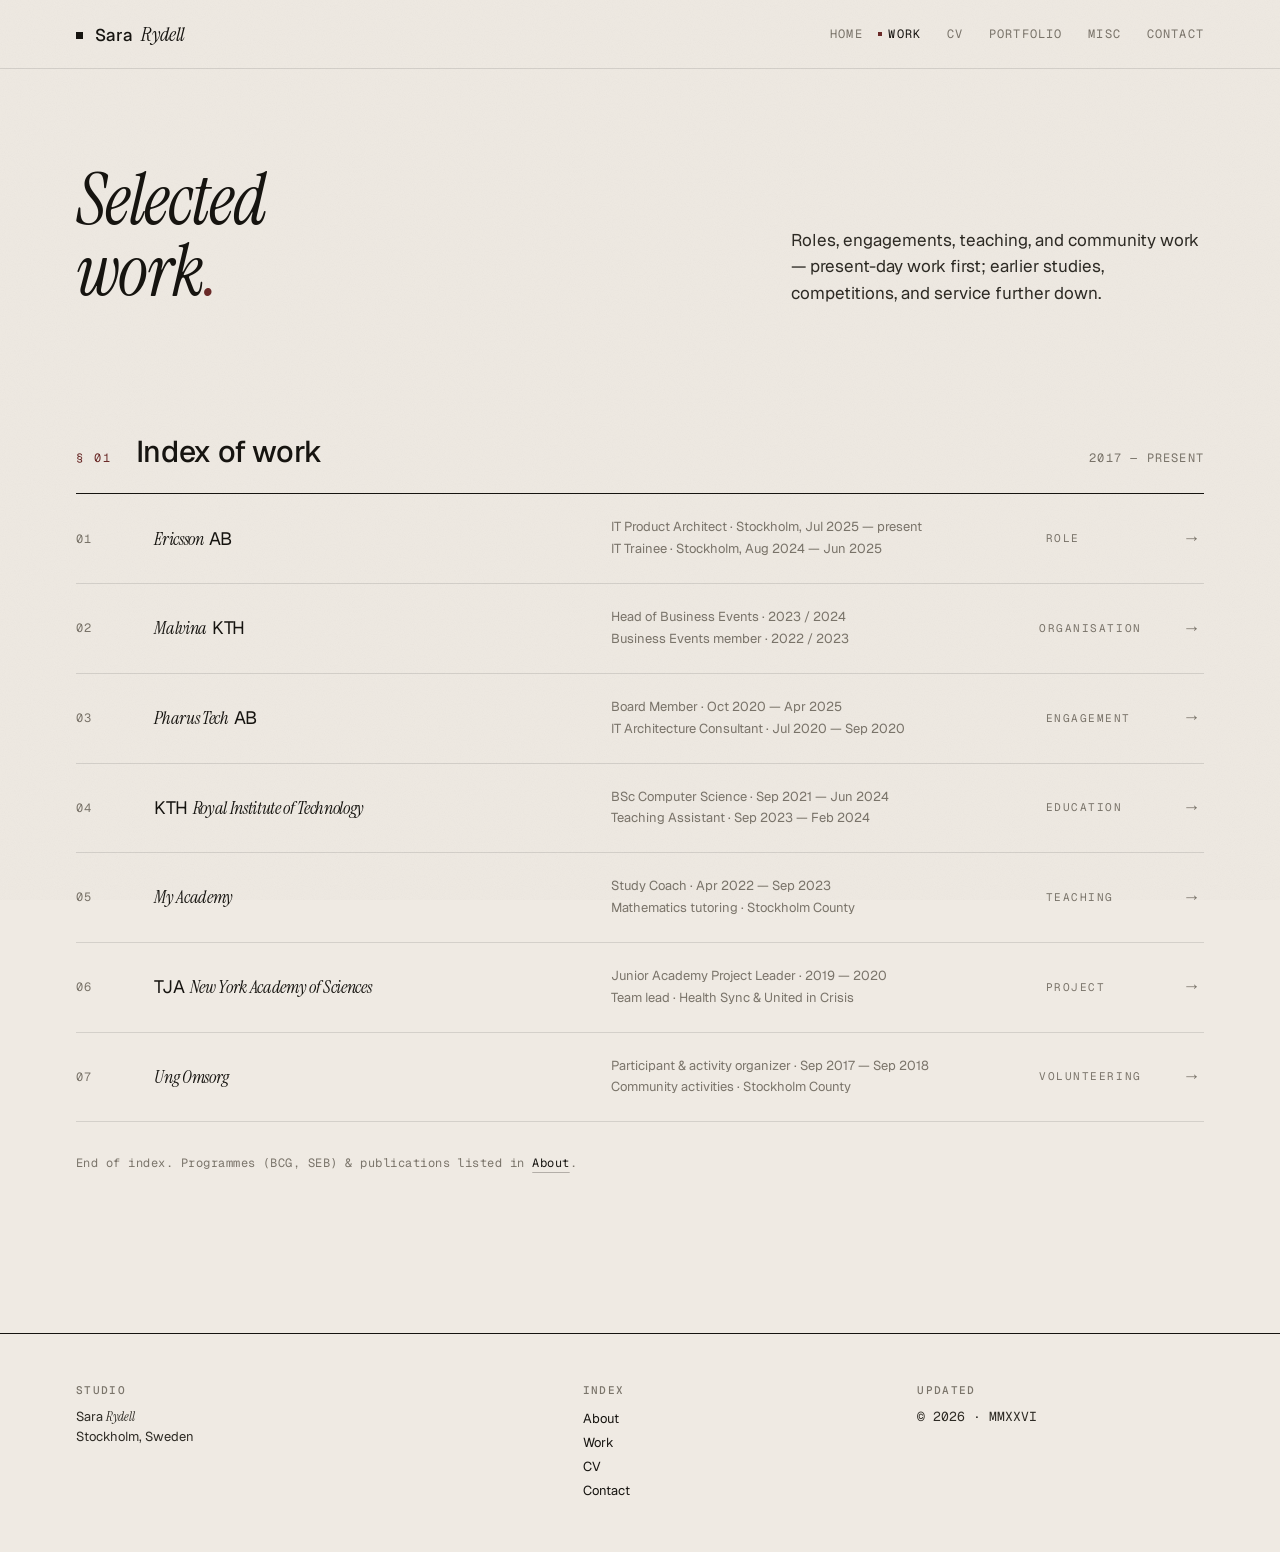
<file: portfolio.html>
<!doctype html>
<html lang="en">

<head>
  <meta charset="utf-8">
  <meta name="viewport" content="width=device-width, initial-scale=1">
  <title>Work — Sara Rydell</title>
  <meta name="description" content="Selected projects and experiences by Sara Rydell.">
  <meta name="theme-color" content="#EFEAE3">
  <link rel="icon" type="image/svg+xml" href="assets/favicon.svg">
  <link rel="preconnect" href="https://fonts.googleapis.com">
  <link rel="preconnect" href="https://fonts.gstatic.com" crossorigin>
  <link rel="stylesheet"
    href="https://fonts.googleapis.com/css2?family=Geist:wght@300;400;500;600&family=Geist+Mono:wght@400;500&family=Instrument+Serif:ital@0;1&display=swap">
  <link rel="stylesheet" href="assets/css/main.css">
</head>

<body>
  <a href="#main" class="skip-link">Skip to content</a>

  <header class="site-header">
    <div class="container site-header__bar">
      <a class="logotype" href="index.html">
        <span class="logotype__mark" aria-hidden="true"></span>
        Sara <em>Rydell</em>
      </a>
      <button class="nav-toggle" type="button" aria-controls="primary-nav" aria-expanded="false"
        data-nav-toggle>Menu</button>
      <nav id="primary-nav" class="site-nav" data-nav aria-label="Primary">
        <a href="index.html">Home</a>
        <a href="portfolio.html" aria-current="page">Work</a>
        <a href="resume.html">CV</a>
        <a href="projects.html">Portfolio</a>
        <a href="misc.html">Misc</a>
        <a href="contact.html">Contact</a>
      </nav>
    </div>
  </header>

  <main id="main">
    <div class="container">
      <section class="article-headline" data-stagger>
        <h1>Selected <br>work<span class="headline-period">.</span></h1>
        <p class="article-headline__lead">Roles, engagements, teaching, and community work — present-day work first;
          earlier studies, competitions, and service further down.</p>
      </section>

      <section class="section" aria-labelledby="works">
        <header class="section__head">
          <p class="section__num">§ 01</p>
          <h2 class="section__title" id="works">Index of work</h2>
          <p class="section__meta">2017 — present</p>
        </header>
        <ul class="work-list">
          <li class="work-item">
            <a class="work-item__link" href="ericsson.html">
              <span class="work-item__num">01</span>
              <span class="work-item__title"><em>Ericsson</em> AB</span>
              <span class="work-item__role">
                <span>IT Product Architect · Stockholm, Jul 2025 — present</span>
                <span>IT Trainee · Stockholm, Aug 2024 — Jun 2025</span>
              </span>
              <span class="work-item__cat">Role</span>
              <span class="work-item__arrow" aria-hidden="true">→</span>
            </a>
          </li>
          <li class="work-item">
            <a class="work-item__link" href="malvina.html">
              <span class="work-item__num">02</span>
              <span class="work-item__title"><em>Malvina</em> KTH</span>
              <span class="work-item__role">
                <span>Head of Business Events · 2023 / 2024</span>
                <span>Business Events member · 2022 / 2023</span>
              </span>
              <span class="work-item__cat">Organisation</span>
              <span class="work-item__arrow" aria-hidden="true">→</span>
            </a>
          </li>
          <li class="work-item">
            <a class="work-item__link" href="pharus.html">
              <span class="work-item__num">03</span>
              <span class="work-item__title"><em>Pharus Tech</em> AB</span>
              <span class="work-item__role">
                <span>Board Member · Oct 2020 — Apr 2025</span>
                <span>IT Architecture Consultant · Jul 2020 — Sep 2020</span>
              </span>
              <span class="work-item__cat">Engagement</span>
              <span class="work-item__arrow" aria-hidden="true">→</span>
            </a>
          </li>
          <li class="work-item">
            <a class="work-item__link" href="kth.html">
              <span class="work-item__num">04</span>
              <span class="work-item__title">KTH <em>Royal Institute of Technology</em></span>
              <span class="work-item__role">
                <span>BSc Computer Science · Sep 2021 — Jun 2024</span>
                <span>Teaching Assistant · Sep 2023 — Feb 2024</span>
              </span>
              <span class="work-item__cat">Education</span>
              <span class="work-item__arrow" aria-hidden="true">→</span>
            </a>
          </li>
          <li class="work-item">
            <a class="work-item__link" href="my-academy.html">
              <span class="work-item__num">05</span>
              <span class="work-item__title"><em>My Academy</em></span>
              <span class="work-item__role">
                <span>Study Coach · Apr 2022 — Sep 2023</span>
                <span>Mathematics tutoring · Stockholm County</span>
              </span>
              <span class="work-item__cat">Teaching</span>
              <span class="work-item__arrow" aria-hidden="true">→</span>
            </a>
          </li>
          <li class="work-item">
            <a class="work-item__link" href="nyas.html">
              <span class="work-item__num">06</span>
              <span class="work-item__title">TJA <em>New York Academy of Sciences</em></span>
              <span class="work-item__role">
                <span>Junior Academy Project Leader · 2019 — 2020</span>
                <span>Team lead · Health Sync &amp; United in Crisis</span>
              </span>
              <span class="work-item__cat">Project</span>
              <span class="work-item__arrow" aria-hidden="true">→</span>
            </a>
          </li>
          <li class="work-item">
            <a class="work-item__link" href="ung-omsorg.html">
              <span class="work-item__num">07</span>
              <span class="work-item__title"><em>Ung Omsorg</em></span>
              <span class="work-item__role">
                <span>Participant &amp; activity organizer · Sep 2017 — Sep 2018</span>
                <span>Community activities · Stockholm County</span>
              </span>
              <span class="work-item__cat">Volunteering</span>
              <span class="work-item__arrow" aria-hidden="true">→</span>
            </a>
          </li>
        </ul>
        <p class="mono"
          style="font-size: 0.75rem; color: var(--muted); margin-top: var(--s-4); letter-spacing: 0.04em;">
          End of index. Programmes (BCG, SEB) &amp; publications listed in <a href="index.html#about"
            style="color: var(--ink); text-decoration-color: var(--hairline-strong);">About</a>.
        </p>
      </section>
    </div>
  </main>

  <footer class="colophon">
    <div class="container colophon__grid">
      <div class="colophon__col">
        <p class="eyebrow">Studio</p>
        <p>Sara <em>Rydell</em><br>Stockholm, Sweden</p>
      </div>
      <div class="colophon__col">
        <p class="eyebrow">Index</p>
        <ul>
          <li><a href="index.html#about">About</a></li>
          <li><a href="portfolio.html">Work</a></li>
          <li><a href="resume.html">CV</a></li>
          <li><a href="contact.html">Contact</a></li>
        </ul>
      </div>
      <div class="colophon__col">
        <p class="eyebrow">Updated</p>
        <p class="mono">© <span data-year>2026</span> · MMXXVI</p>
      </div>
    </div>
  </footer>

  <script src="assets/js/main.js" defer></script>
</body>

</html>
</file>
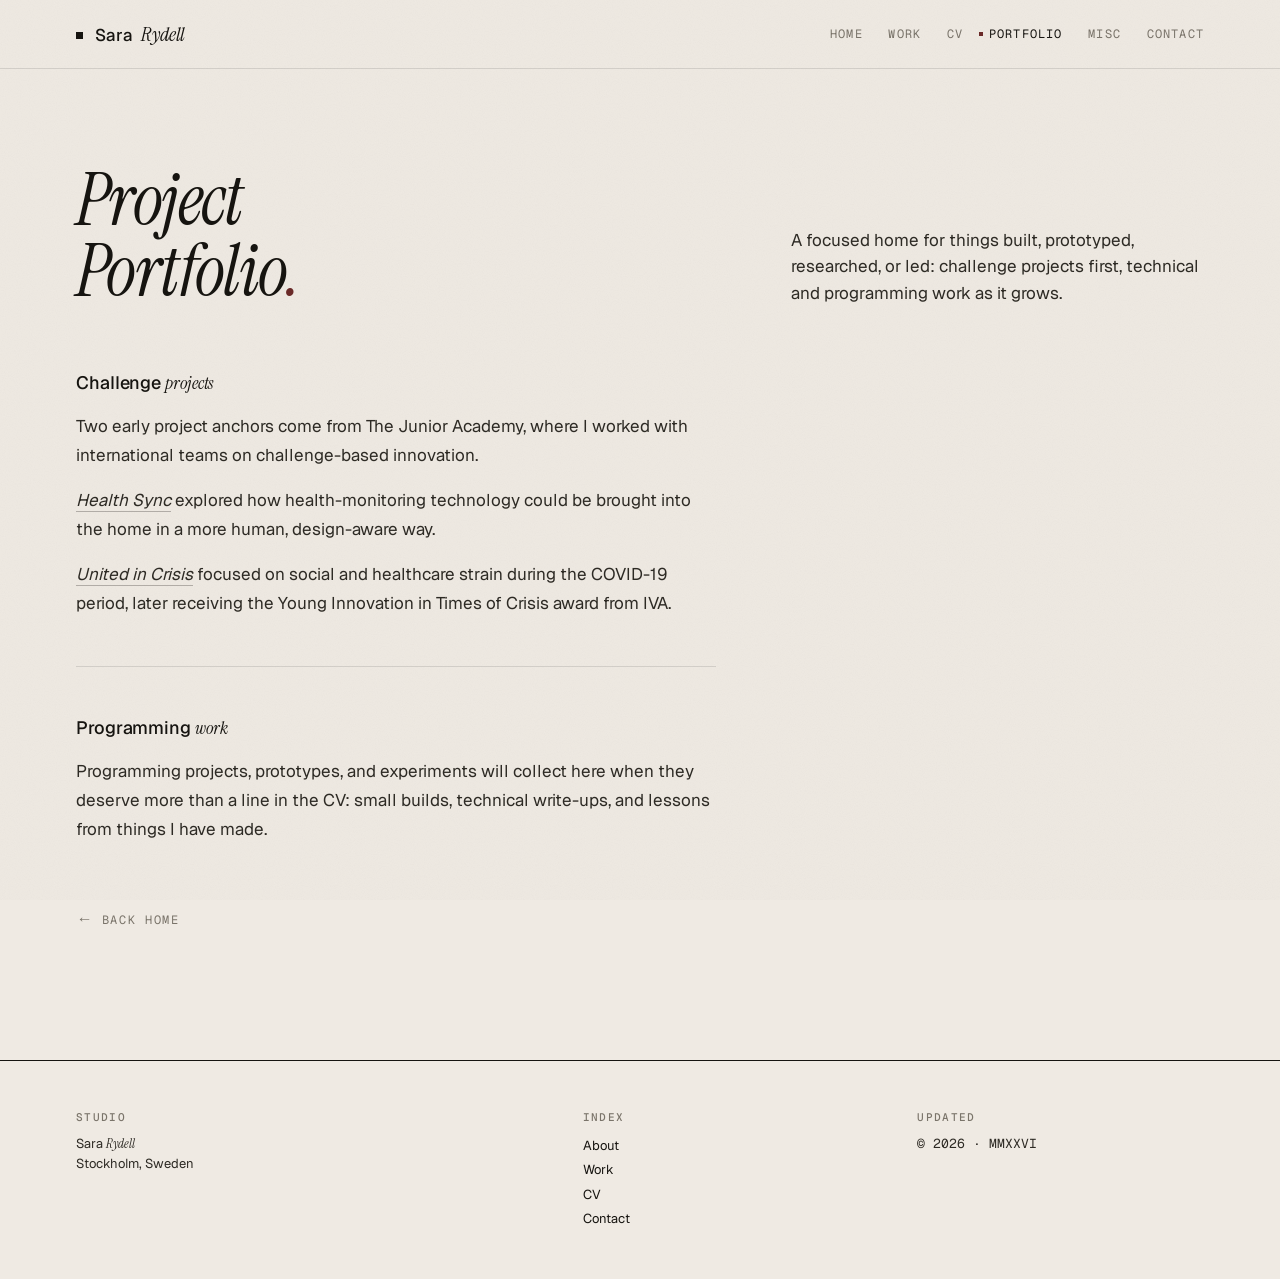
<file: projects.html>
<!doctype html>
<html lang="en">
<head>
  <meta charset="utf-8">
  <meta name="viewport" content="width=device-width, initial-scale=1">
  <title>Project Portfolio — Sara Rydell</title>
  <meta name="description" content="Project portfolio by Sara Rydell — challenge projects, technical prototypes, and programming work.">
  <meta name="theme-color" content="#EFEAE3">
  <link rel="icon" type="image/svg+xml" href="assets/favicon.svg">
  <link rel="preconnect" href="https://fonts.googleapis.com">
  <link rel="preconnect" href="https://fonts.gstatic.com" crossorigin>
  <link rel="stylesheet" href="https://fonts.googleapis.com/css2?family=Geist:wght@300;400;500;600&family=Geist+Mono:wght@400;500&family=Instrument+Serif:ital@0;1&display=swap">
  <link rel="stylesheet" href="assets/css/main.css">
</head>
<body>
  <a href="#main" class="skip-link">Skip to content</a>

  <header class="site-header">
    <div class="container site-header__bar">
      <a class="logotype" href="index.html">
        <span class="logotype__mark" aria-hidden="true"></span>
        Sara <em>Rydell</em>
      </a>
      <button class="nav-toggle" type="button" aria-controls="primary-nav" aria-expanded="false" data-nav-toggle>Menu</button>
      <nav id="primary-nav" class="site-nav" data-nav aria-label="Primary">
        <a href="index.html">Home</a>
        <a href="portfolio.html">Work</a>
        <a href="resume.html">CV</a>
        <a href="projects.html" aria-current="page">Portfolio</a>
        <a href="misc.html">Misc</a>
        <a href="contact.html">Contact</a>
      </nav>
    </div>
  </header>

  <main id="main">
    <div class="container">
      <section class="article-headline" data-stagger>
        <h1>Project <br>Portfolio<span class="headline-period">.</span></h1>
        <p class="article-headline__lead">A focused home for things built, prototyped, researched, or led: challenge projects first, technical and programming work as it grows.</p>
      </section>

      <div class="article-body">
        <section>
          <h3>Challenge <em>projects</em></h3>
          <p>
            Two early project anchors come from The Junior Academy, where I
            worked with international teams on challenge-based innovation.
          </p>
          <p>
            <a href="nyas.html#health-sync"><em>Health Sync</em></a> explored how
            health-monitoring technology could be brought into the home in a
            more human, design-aware way.
          </p>
          <p>
            <a href="nyas.html#united-in-crisis"><em>United in Crisis</em></a> focused on social
            and healthcare strain during the COVID-19 period, later receiving
            the Young Innovation in Times of Crisis award from IVA.
          </p>
        </section>

        <section>
          <h3>Programming <em>work</em></h3>
          <p>
            Programming projects, prototypes, and experiments will collect here
            when they deserve more than a line in the CV: small builds,
            technical write-ups, and lessons from things I have made.
          </p>
        </section>
      </div>

      <p style="margin-top: var(--s-6);">
        <a class="back-link" href="index.html">Back home</a>
      </p>
    </div>
  </main>

  <footer class="colophon">
    <div class="container colophon__grid">
      <div class="colophon__col">
        <p class="eyebrow">Studio</p>
        <p>Sara <em>Rydell</em><br>Stockholm, Sweden</p>
      </div>
      <div class="colophon__col">
        <p class="eyebrow">Index</p>
        <ul>
          <li><a href="index.html#about">About</a></li>
          <li><a href="portfolio.html">Work</a></li>
          <li><a href="resume.html">CV</a></li>
          <li><a href="contact.html">Contact</a></li>
        </ul>
      </div>
      <div class="colophon__col">
        <p class="eyebrow">Updated</p>
        <p class="mono">© <span data-year>2026</span> · MMXXVI</p>
      </div>
    </div>
  </footer>

  <script src="assets/js/main.js" defer></script>
</body>
</html>
</file>
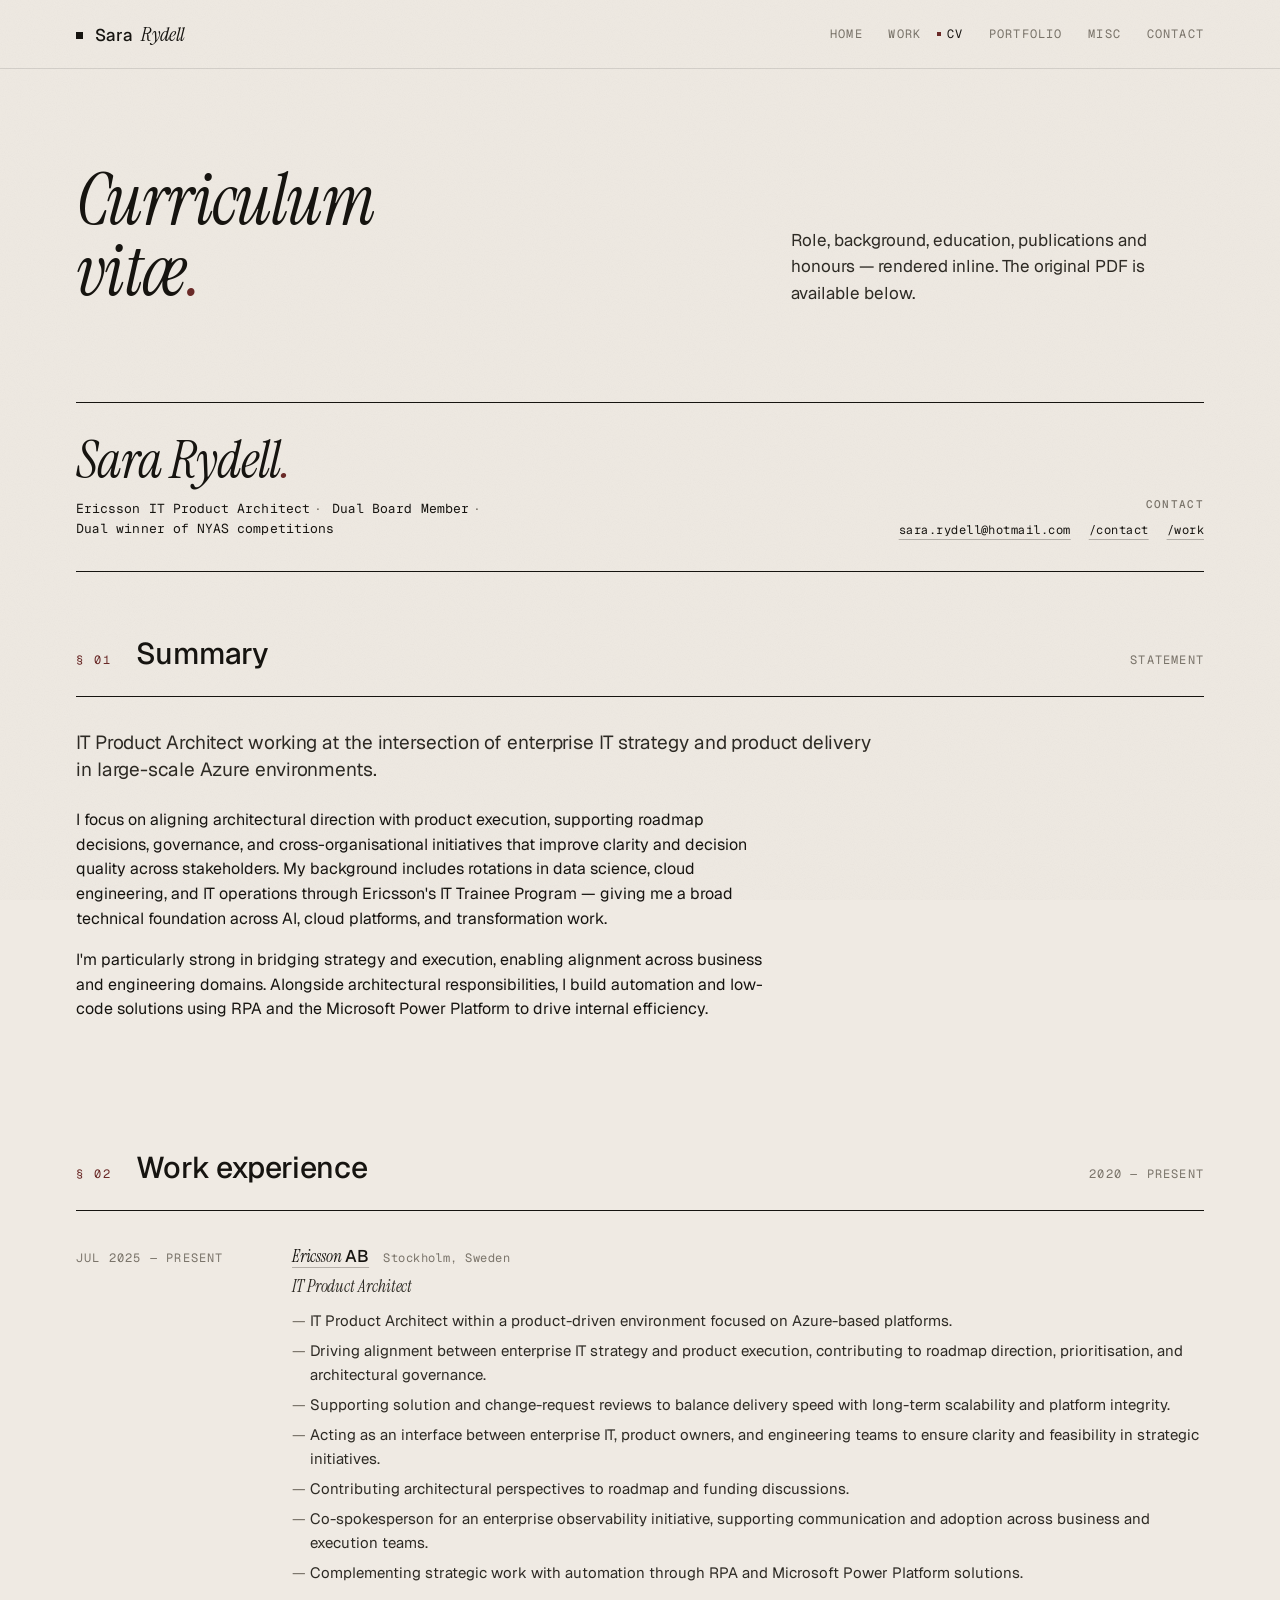
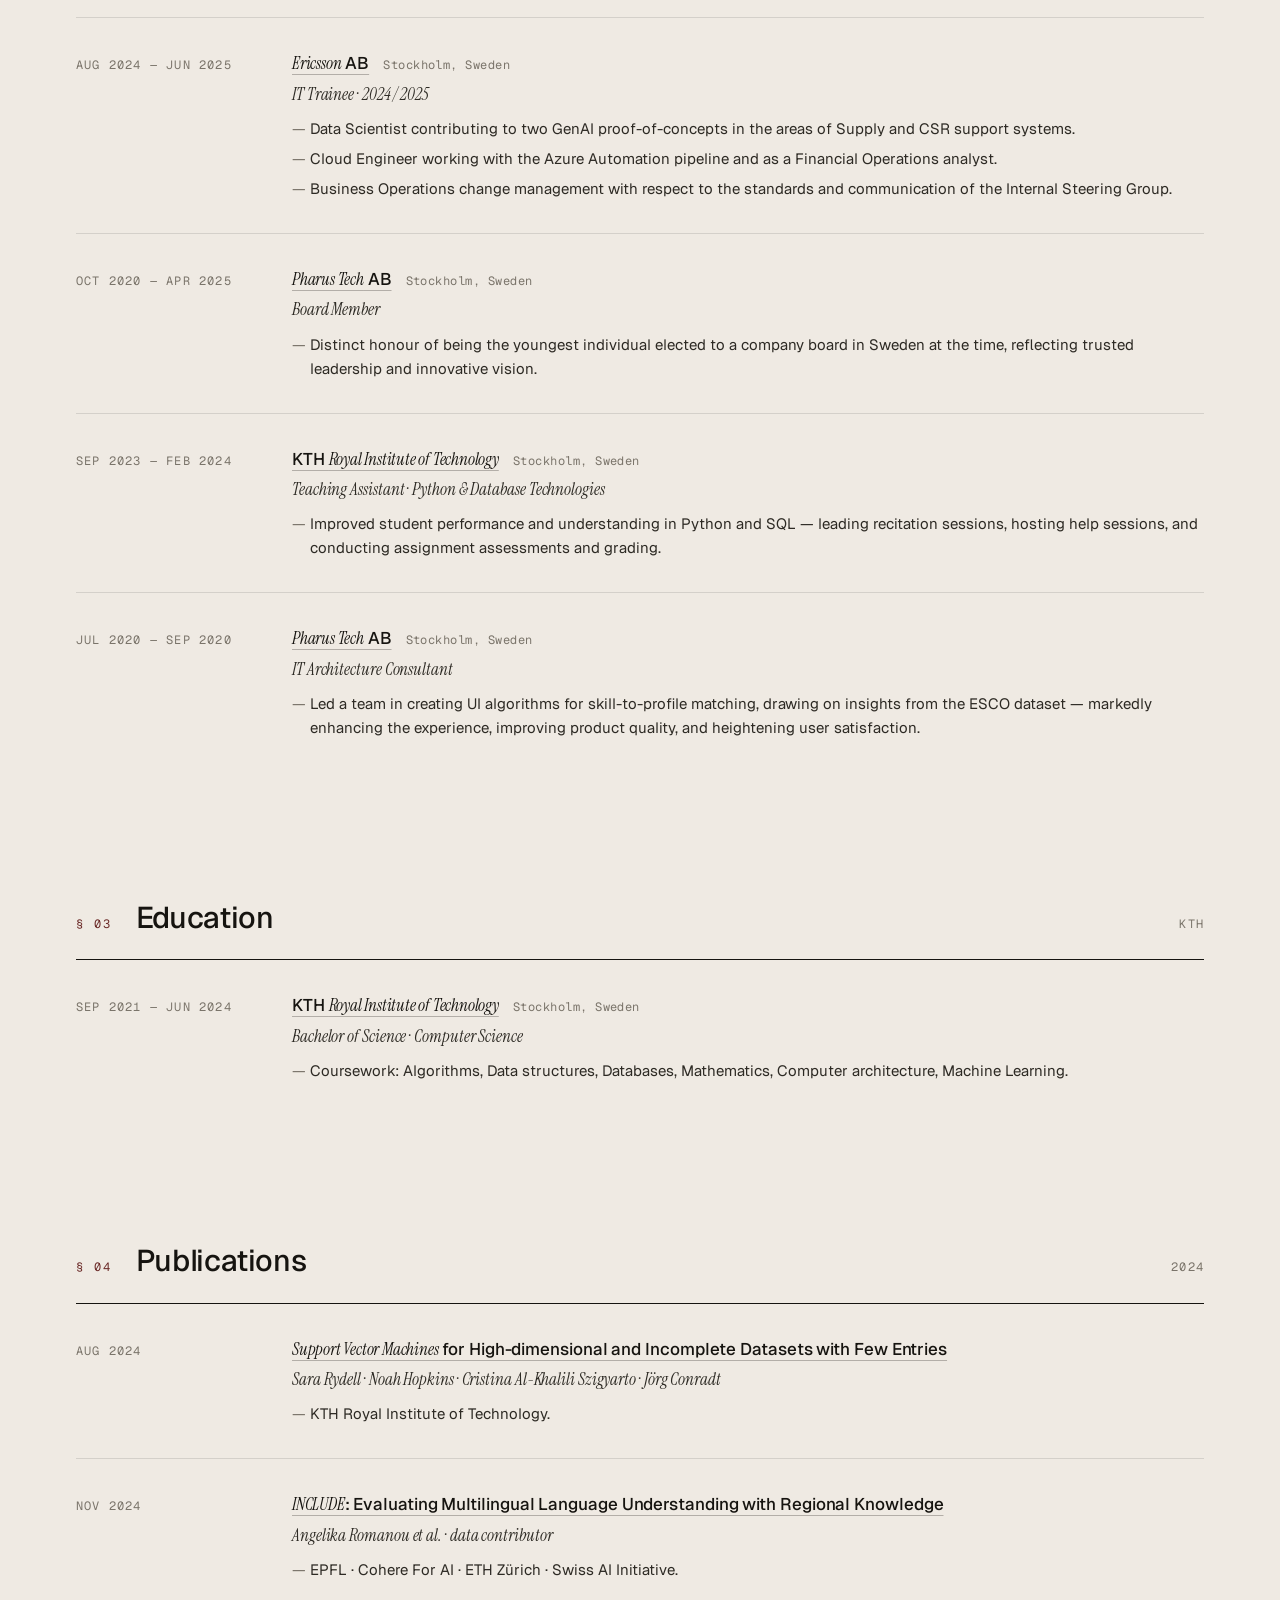
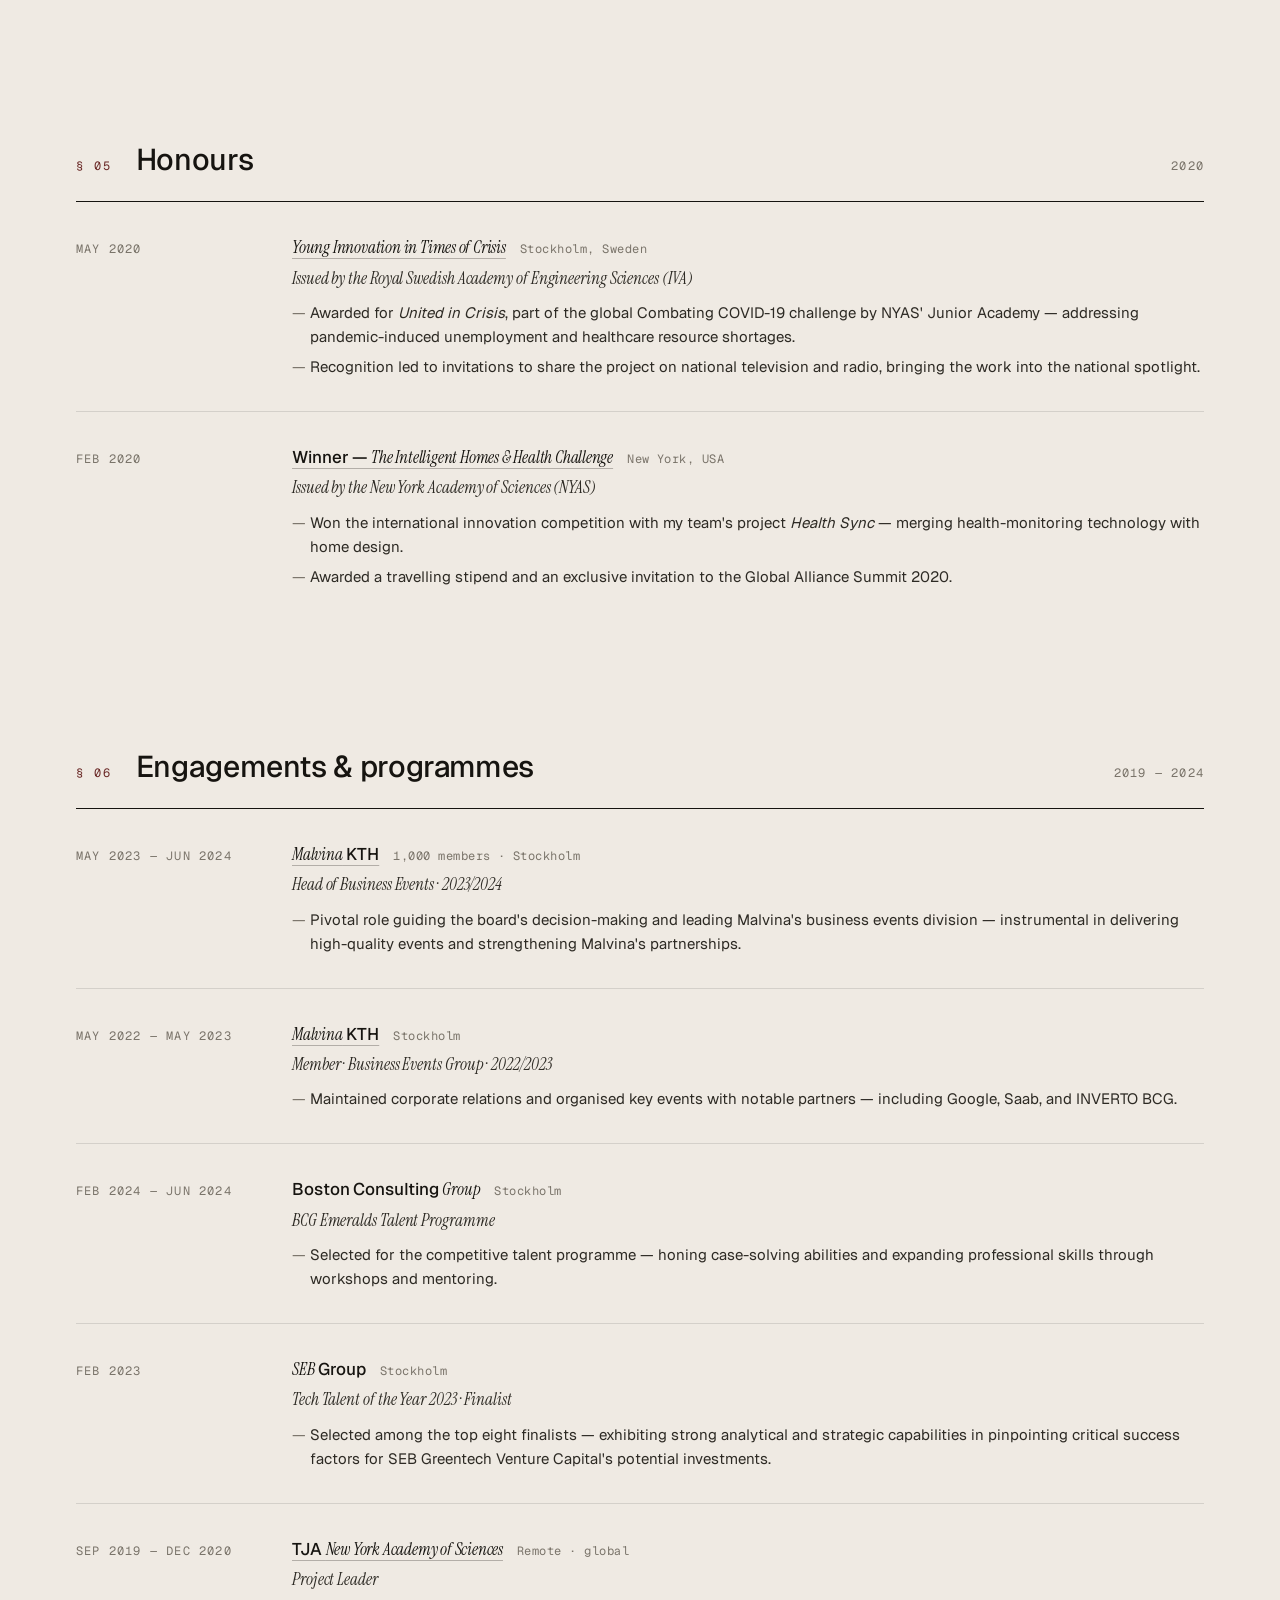
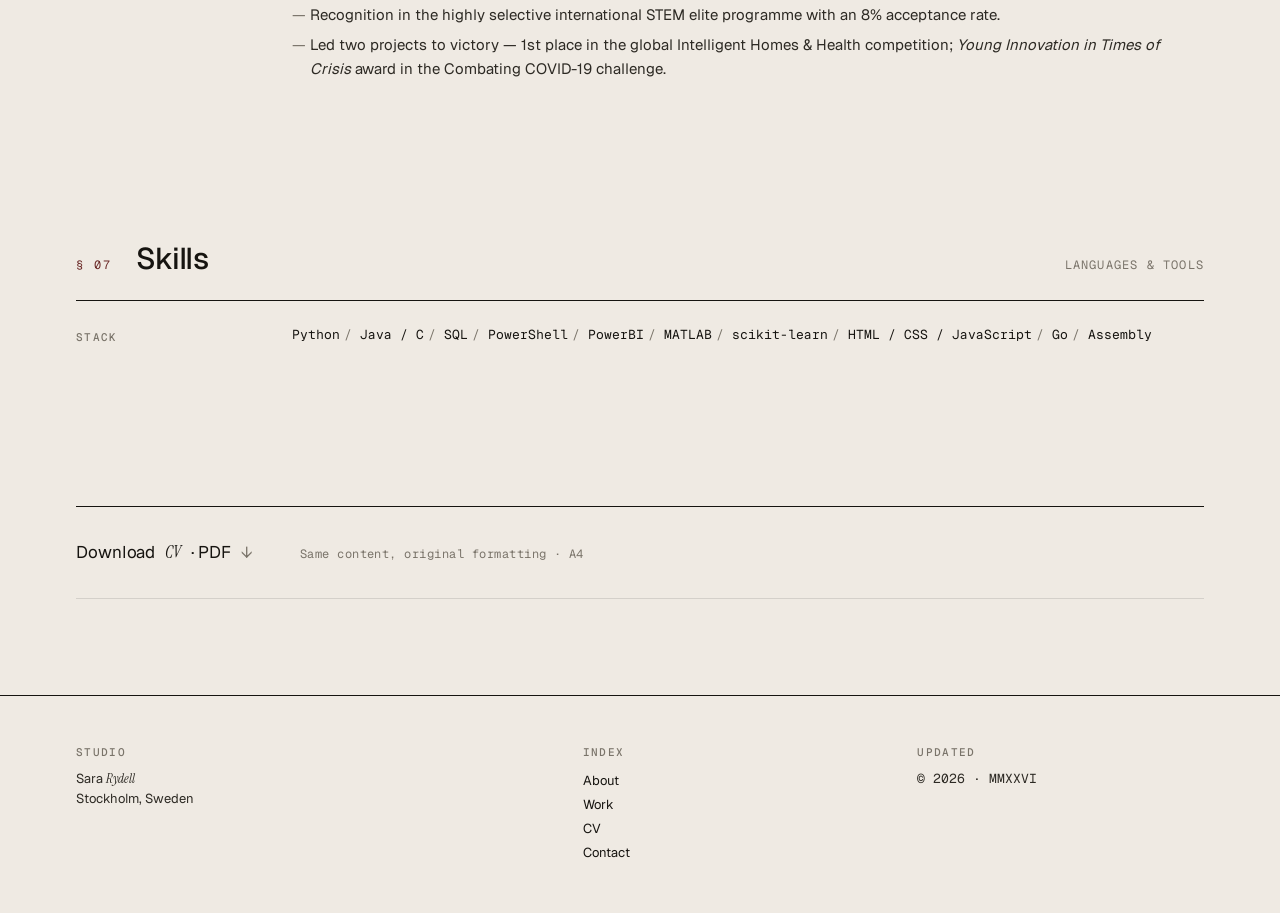
<file: resume.html>
<!doctype html>
<html lang="en">
<head>
  <meta charset="utf-8">
  <meta name="viewport" content="width=device-width, initial-scale=1">
  <title>CV — Sara Rydell</title>
  <meta name="description" content="Sara Rydell's curriculum vitae — IT Product Architect at Ericsson, BSc CS from KTH.">
  <meta name="theme-color" content="#EFEAE3">
  <link rel="icon" type="image/svg+xml" href="assets/favicon.svg">
  <link rel="preconnect" href="https://fonts.googleapis.com">
  <link rel="preconnect" href="https://fonts.gstatic.com" crossorigin>
  <link rel="stylesheet" href="https://fonts.googleapis.com/css2?family=Geist:wght@300;400;500;600&family=Geist+Mono:wght@400;500&family=Instrument+Serif:ital@0;1&display=swap">
  <link rel="stylesheet" href="assets/css/main.css">
</head>
<body>
  <a href="#main" class="skip-link">Skip to content</a>

  <header class="site-header">
    <div class="container site-header__bar">
      <a class="logotype" href="index.html">
        <span class="logotype__mark" aria-hidden="true"></span>
        Sara <em>Rydell</em>
      </a>
      <button class="nav-toggle" type="button" aria-controls="primary-nav" aria-expanded="false" data-nav-toggle>Menu</button>
      <nav id="primary-nav" class="site-nav" data-nav aria-label="Primary">
        <a href="index.html">Home</a>
        <a href="portfolio.html">Work</a>
        <a href="resume.html" aria-current="page">CV</a>
        <a href="projects.html">Portfolio</a>
        <a href="misc.html">Misc</a>
        <a href="contact.html">Contact</a>
      </nav>
    </div>
  </header>

  <main id="main">
    <div class="container">
      <section class="article-headline" data-stagger>
        <h1>Curriculum <br>vitæ<span class="headline-period">.</span></h1>
        <p class="article-headline__lead">Role, background, education, publications and honours — rendered inline. The original PDF is available below.</p>
      </section>

      <section class="cv-header" data-stagger>
        <div class="cv-header__left">
          <h2 class="cv-header__name">Sara Rydell<span class="headline-period">.</span></h2>
          <ul class="cv-header__roles">
            <li>Ericsson IT Product Architect</li>
            <li>Dual Board Member</li>
            <li>Dual winner of NYAS competitions</li>
          </ul>
        </div>
        <div class="cv-header__right">
          <p class="eyebrow">Contact</p>
          <p class="cv-header__contact">
            <a href="mailto:sara.rydell@hotmail.com">sara.rydell@hotmail.com</a>
            <a href="contact.html">/contact</a>
            <a href="portfolio.html">/work</a>
          </p>
        </div>
      </section>

      <section class="section" aria-labelledby="cv-summary">
        <header class="section__head">
          <p class="section__num">§ 01</p>
          <h2 class="section__title" id="cv-summary">Summary</h2>
          <p class="section__meta">Statement</p>
        </header>
        <p class="lead" style="margin-top: var(--s-4); max-width: 62ch;">
          IT Product Architect working at the intersection of enterprise IT
          strategy and product delivery in large-scale Azure environments.
        </p>
        <p style="margin-top: var(--s-3); max-width: 64ch;">
          I focus on aligning architectural direction with product execution,
          supporting roadmap decisions, governance, and cross-organisational
          initiatives that improve clarity and decision quality across
          stakeholders. My background includes rotations in data science,
          cloud engineering, and IT operations through Ericsson's IT Trainee
          Program — giving me a broad technical foundation across AI, cloud
          platforms, and transformation work.
        </p>
        <p style="margin-top: var(--s-2); max-width: 64ch;">
          I'm particularly strong in bridging strategy and execution, enabling
          alignment across business and engineering domains. Alongside
          architectural responsibilities, I build automation and low-code
          solutions using RPA and the Microsoft Power Platform to drive
          internal efficiency.
        </p>
      </section>

      <section class="section" aria-labelledby="cv-work">
        <header class="section__head">
          <p class="section__num">§ 02</p>
          <h2 class="section__title" id="cv-work">Work experience</h2>
          <p class="section__meta">2020 — present</p>
        </header>

        <ul class="cv-entries">
          <li class="cv-entry">
            <p class="cv-entry__period">Jul 2025 — Present</p>
            <div>
              <div class="cv-entry__head">
                <span class="cv-entry__company"><a href="ericsson.html"><em>Ericsson</em> AB</a></span>
                <span class="cv-entry__location">Stockholm, Sweden</span>
              </div>
              <p class="cv-entry__role">IT Product Architect</p>
              <ul class="cv-entry__bullets">
                <li>IT Product Architect within a product-driven environment focused on Azure-based platforms.</li>
                <li>Driving alignment between enterprise IT strategy and product execution, contributing to roadmap direction, prioritisation, and architectural governance.</li>
                <li>Supporting solution and change-request reviews to balance delivery speed with long-term scalability and platform integrity.</li>
                <li>Acting as an interface between enterprise IT, product owners, and engineering teams to ensure clarity and feasibility in strategic initiatives.</li>
                <li>Contributing architectural perspectives to roadmap and funding discussions.</li>
                <li>Co-spokesperson for an enterprise observability initiative, supporting communication and adoption across business and execution teams.</li>
                <li>Complementing strategic work with automation through RPA and Microsoft Power Platform solutions.</li>
              </ul>
            </div>
          </li>

          <li class="cv-entry">
            <p class="cv-entry__period">Aug 2024 — Jun 2025</p>
            <div>
              <div class="cv-entry__head">
                <span class="cv-entry__company"><a href="ericsson.html"><em>Ericsson</em> AB</a></span>
                <span class="cv-entry__location">Stockholm, Sweden</span>
              </div>
              <p class="cv-entry__role">IT Trainee · 2024 / 2025</p>
              <ul class="cv-entry__bullets">
                <li>Data Scientist contributing to two GenAI proof-of-concepts in the areas of Supply and CSR support systems.</li>
                <li>Cloud Engineer working with the Azure Automation pipeline and as a Financial Operations analyst.</li>
                <li>Business Operations change management with respect to the standards and communication of the Internal Steering Group.</li>
              </ul>
            </div>
          </li>

          <li class="cv-entry">
            <p class="cv-entry__period">Oct 2020 — Apr 2025</p>
            <div>
              <div class="cv-entry__head">
                <span class="cv-entry__company"><a href="pharus.html"><em>Pharus Tech</em> AB</a></span>
                <span class="cv-entry__location">Stockholm, Sweden</span>
              </div>
              <p class="cv-entry__role">Board Member</p>
              <ul class="cv-entry__bullets">
                <li>Distinct honour of being the youngest individual elected to a company board in Sweden at the time, reflecting trusted leadership and innovative vision.</li>
              </ul>
            </div>
          </li>

          <li class="cv-entry">
            <p class="cv-entry__period">Sep 2023 — Feb 2024</p>
            <div>
              <div class="cv-entry__head">
                <span class="cv-entry__company"><a href="kth.html">KTH <em>Royal Institute of Technology</em></a></span>
                <span class="cv-entry__location">Stockholm, Sweden</span>
              </div>
              <p class="cv-entry__role">Teaching Assistant · Python &amp; Database Technologies</p>
              <ul class="cv-entry__bullets">
                <li>Improved student performance and understanding in Python and SQL — leading recitation sessions, hosting help sessions, and conducting assignment assessments and grading.</li>
              </ul>
            </div>
          </li>

          <li class="cv-entry">
            <p class="cv-entry__period">Jul 2020 — Sep 2020</p>
            <div>
              <div class="cv-entry__head">
                <span class="cv-entry__company"><a href="pharus.html"><em>Pharus Tech</em> AB</a></span>
                <span class="cv-entry__location">Stockholm, Sweden</span>
              </div>
              <p class="cv-entry__role">IT Architecture Consultant</p>
              <ul class="cv-entry__bullets">
                <li>Led a team in creating UI algorithms for skill-to-profile matching, drawing on insights from the ESCO dataset — markedly enhancing the experience, improving product quality, and heightening user satisfaction.</li>
              </ul>
            </div>
          </li>
        </ul>
      </section>

      <section class="section" aria-labelledby="cv-edu">
        <header class="section__head">
          <p class="section__num">§ 03</p>
          <h2 class="section__title" id="cv-edu">Education</h2>
          <p class="section__meta">KTH</p>
        </header>
        <ul class="cv-entries">
          <li class="cv-entry">
            <p class="cv-entry__period">Sep 2021 — Jun 2024</p>
            <div>
              <div class="cv-entry__head">
                <span class="cv-entry__company"><a href="kth.html">KTH <em>Royal Institute of Technology</em></a></span>
                <span class="cv-entry__location">Stockholm, Sweden</span>
              </div>
              <p class="cv-entry__role">Bachelor of Science · Computer Science</p>
              <ul class="cv-entry__bullets">
                <li>Coursework: Algorithms, Data structures, Databases, Mathematics, Computer architecture, Machine Learning.</li>
              </ul>
            </div>
          </li>
        </ul>
      </section>

      <section class="section" aria-labelledby="cv-pub">
        <header class="section__head">
          <p class="section__num">§ 04</p>
          <h2 class="section__title" id="cv-pub">Publications</h2>
          <p class="section__meta">2024</p>
        </header>
        <ul class="cv-entries">
          <li class="cv-entry">
            <p class="cv-entry__period">Aug 2024</p>
            <div>
              <div class="cv-entry__head">
                <span class="cv-entry__company"><a href="https://www.diva-portal.org/smash/record.jsf?pid=diva2:1886374" target="_blank" rel="noopener"><em>Support Vector Machines</em> for High-dimensional and Incomplete Datasets with Few Entries</a></span>
              </div>
              <p class="cv-entry__role">Sara Rydell · Noah Hopkins · Cristina Al-Khalili Szigyarto · Jörg Conradt</p>
              <ul class="cv-entry__bullets">
                <li>KTH Royal Institute of Technology.</li>
              </ul>
            </div>
          </li>
          <li class="cv-entry">
            <p class="cv-entry__period">Nov 2024</p>
            <div>
              <div class="cv-entry__head">
                <span class="cv-entry__company"><a href="https://arxiv.org/abs/2411.19799" target="_blank" rel="noopener"><em>INCLUDE</em>: Evaluating Multilingual Language Understanding with Regional Knowledge</a></span>
              </div>
              <p class="cv-entry__role">Angelika Romanou et&nbsp;al. · data contributor</p>
              <ul class="cv-entry__bullets">
                <li>EPFL · Cohere For AI · ETH Zürich · Swiss AI Initiative.</li>
              </ul>
            </div>
          </li>
        </ul>
      </section>

      <section class="section" aria-labelledby="cv-honors">
        <header class="section__head">
          <p class="section__num">§ 05</p>
          <h2 class="section__title" id="cv-honors">Honours</h2>
          <p class="section__meta">2020</p>
        </header>
        <ul class="cv-entries">
          <li class="cv-entry">
            <p class="cv-entry__period">May 2020</p>
            <div>
              <div class="cv-entry__head">
                <span class="cv-entry__company"><a href="nyas.html#united-in-crisis"><em>Young Innovation in Times of Crisis</em></a></span>
                <span class="cv-entry__location">Stockholm, Sweden</span>
              </div>
              <p class="cv-entry__role">Issued by the Royal Swedish Academy of Engineering Sciences (IVA)</p>
              <ul class="cv-entry__bullets">
                <li>Awarded for <em>United in Crisis</em>, part of the global Combating COVID-19 challenge by NYAS' Junior Academy — addressing pandemic-induced unemployment and healthcare resource shortages.</li>
                <li>Recognition led to invitations to share the project on national television and radio, bringing the work into the national spotlight.</li>
              </ul>
            </div>
          </li>
          <li class="cv-entry">
            <p class="cv-entry__period">Feb 2020</p>
            <div>
              <div class="cv-entry__head">
                <span class="cv-entry__company"><a href="nyas.html#health-sync">Winner — <em>The Intelligent Homes &amp; Health Challenge</em></a></span>
                <span class="cv-entry__location">New York, USA</span>
              </div>
              <p class="cv-entry__role">Issued by the New York Academy of Sciences (NYAS)</p>
              <ul class="cv-entry__bullets">
                <li>Won the international innovation competition with my team's project <em>Health Sync</em> — merging health-monitoring technology with home design.</li>
                <li>Awarded a travelling stipend and an exclusive invitation to the Global Alliance Summit 2020.</li>
              </ul>
            </div>
          </li>
        </ul>
      </section>

      <section class="section" aria-labelledby="cv-vol">
        <header class="section__head">
          <p class="section__num">§ 06</p>
          <h2 class="section__title" id="cv-vol">Engagements &amp; programmes</h2>
          <p class="section__meta">2019 — 2024</p>
        </header>
        <ul class="cv-entries">
          <li class="cv-entry">
            <p class="cv-entry__period">May 2023 — Jun 2024</p>
            <div>
              <div class="cv-entry__head">
                <span class="cv-entry__company"><a href="malvina.html"><em>Malvina</em> KTH</a></span>
                <span class="cv-entry__location">1,000 members · Stockholm</span>
              </div>
              <p class="cv-entry__role">Head of Business Events · 2023/2024</p>
              <ul class="cv-entry__bullets">
                <li>Pivotal role guiding the board's decision-making and leading Malvina's business events division — instrumental in delivering high-quality events and strengthening Malvina's partnerships.</li>
              </ul>
            </div>
          </li>
          <li class="cv-entry">
            <p class="cv-entry__period">May 2022 — May 2023</p>
            <div>
              <div class="cv-entry__head">
                <span class="cv-entry__company"><a href="malvina.html"><em>Malvina</em> KTH</a></span>
                <span class="cv-entry__location">Stockholm</span>
              </div>
              <p class="cv-entry__role">Member · Business Events Group · 2022/2023</p>
              <ul class="cv-entry__bullets">
                <li>Maintained corporate relations and organised key events with notable partners — including Google, Saab, and INVERTO BCG.</li>
              </ul>
            </div>
          </li>
          <li class="cv-entry">
            <p class="cv-entry__period">Feb 2024 — Jun 2024</p>
            <div>
              <div class="cv-entry__head">
                <span class="cv-entry__company">Boston Consulting <em>Group</em></span>
                <span class="cv-entry__location">Stockholm</span>
              </div>
              <p class="cv-entry__role">BCG Emeralds Talent Programme</p>
              <ul class="cv-entry__bullets">
                <li>Selected for the competitive talent programme — honing case-solving abilities and expanding professional skills through workshops and mentoring.</li>
              </ul>
            </div>
          </li>
          <li class="cv-entry">
            <p class="cv-entry__period">Feb 2023</p>
            <div>
              <div class="cv-entry__head">
                <span class="cv-entry__company"><em>SEB</em> Group</span>
                <span class="cv-entry__location">Stockholm</span>
              </div>
              <p class="cv-entry__role">Tech Talent of the Year 2023 · Finalist</p>
              <ul class="cv-entry__bullets">
                <li>Selected among the top eight finalists — exhibiting strong analytical and strategic capabilities in pinpointing critical success factors for SEB Greentech Venture Capital's potential investments.</li>
              </ul>
            </div>
          </li>
          <li class="cv-entry">
            <p class="cv-entry__period">Sep 2019 — Dec 2020</p>
            <div>
              <div class="cv-entry__head">
                <span class="cv-entry__company"><a href="nyas.html">TJA <em>New York Academy of Sciences</em></a></span>
                <span class="cv-entry__location">Remote · global</span>
              </div>
              <p class="cv-entry__role">Project Leader</p>
              <ul class="cv-entry__bullets">
                <li>Recognition in the highly selective international STEM elite programme with an 8% acceptance rate.</li>
                <li>Led two projects to victory — 1st place in the global Intelligent Homes &amp; Health competition; <em>Young Innovation in Times of Crisis</em> award in the Combating COVID-19 challenge.</li>
              </ul>
            </div>
          </li>
        </ul>
      </section>

      <section class="section" aria-labelledby="cv-skills">
        <header class="section__head">
          <p class="section__num">§ 07</p>
          <h2 class="section__title" id="cv-skills">Skills</h2>
          <p class="section__meta">Languages &amp; tools</p>
        </header>
        <div class="cv-grid" style="margin-top: var(--s-3);">
          <p class="eyebrow">Stack</p>
          <ul class="cv-skills">
            <li>Python</li>
            <li>Java / C</li>
            <li>SQL</li>
            <li>PowerShell</li>
            <li>PowerBI</li>
            <li>MATLAB</li>
            <li>scikit-learn</li>
            <li>HTML / CSS / JavaScript</li>
            <li>Go</li>
            <li>Assembly</li>
          </ul>
        </div>
      </section>

      <div class="cv-download">
        <a class="cv-link" href="Resume-Sara.pdf" download>Download <em>CV</em> · PDF</a>
        <p class="mono" style="font-size: 0.75rem; color: var(--muted); letter-spacing: 0.04em;">
          Same content, original formatting · A4
        </p>
      </div>
    </div>
  </main>

  <footer class="colophon">
    <div class="container colophon__grid">
      <div class="colophon__col">
        <p class="eyebrow">Studio</p>
        <p>Sara <em>Rydell</em><br>Stockholm, Sweden</p>
      </div>
      <div class="colophon__col">
        <p class="eyebrow">Index</p>
        <ul>
          <li><a href="index.html#about">About</a></li>
          <li><a href="portfolio.html">Work</a></li>
          <li><a href="resume.html">CV</a></li>
          <li><a href="contact.html">Contact</a></li>
        </ul>
      </div>
      <div class="colophon__col">
        <p class="eyebrow">Updated</p>
        <p class="mono">© <span data-year>2026</span> · MMXXVI</p>
      </div>
    </div>
  </footer>

  <script src="assets/js/main.js" defer></script>
</body>
</html>
</file>
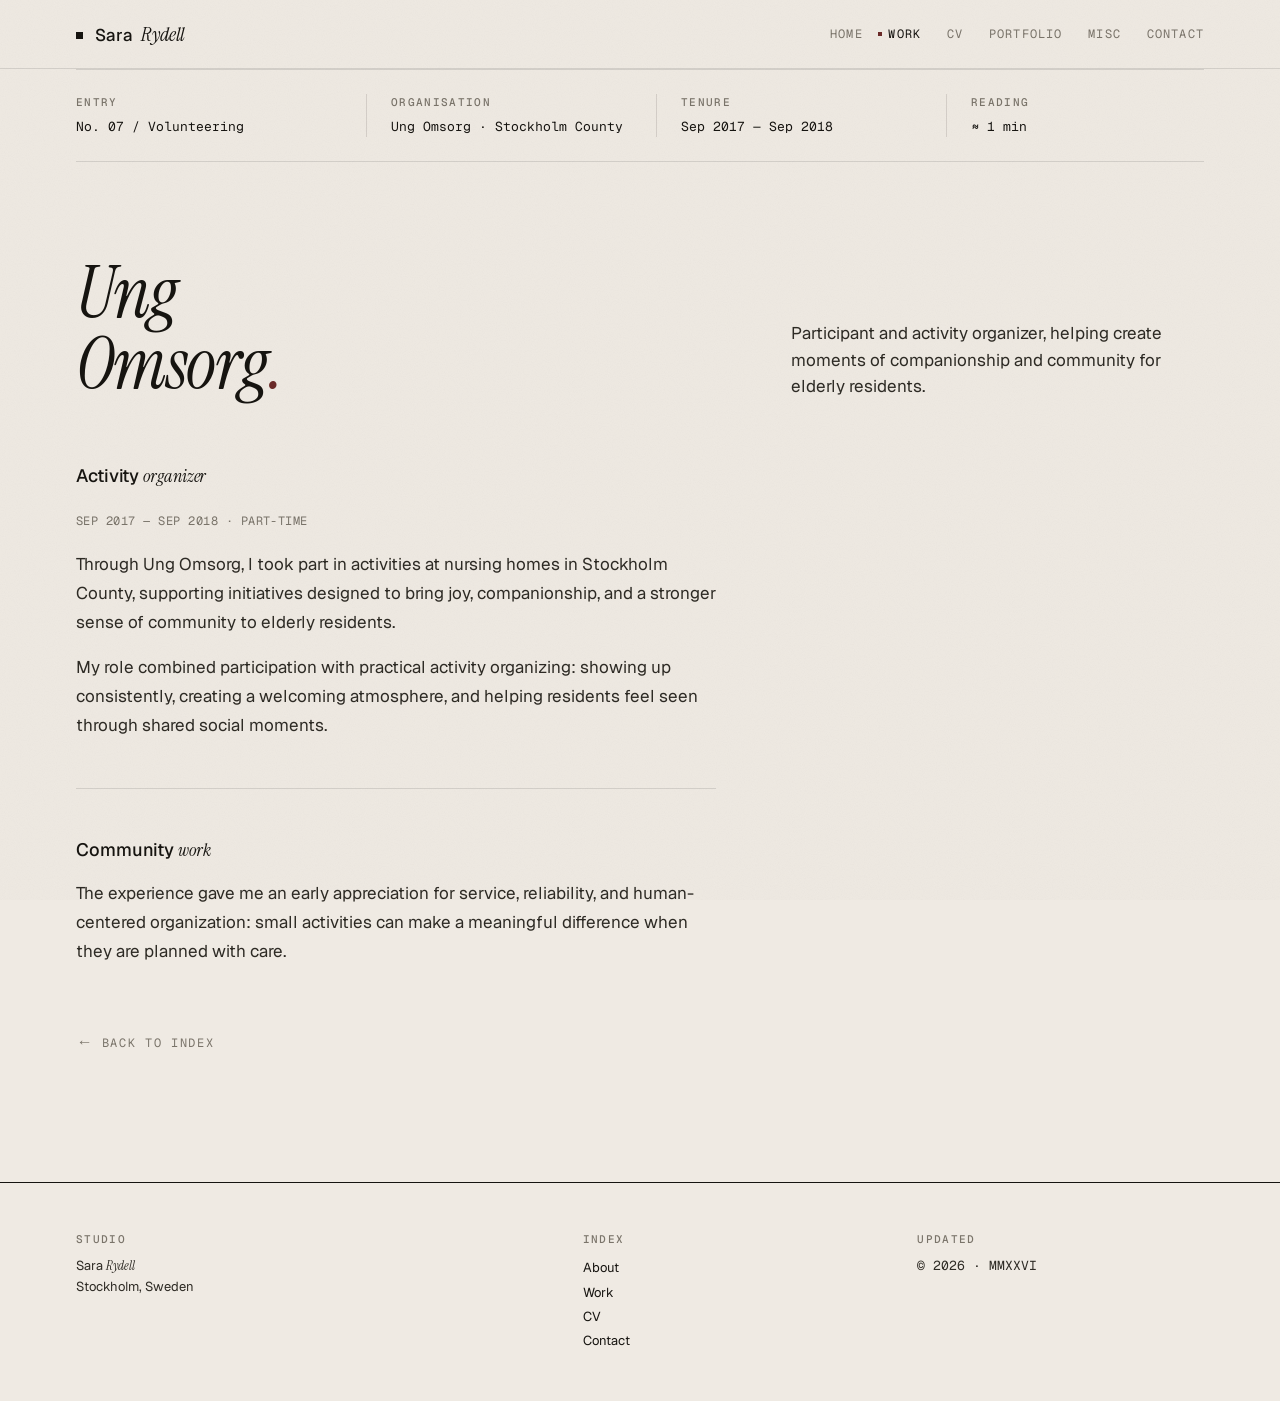
<file: ung-omsorg.html>
<!doctype html>
<html lang="en">
<head>
  <meta charset="utf-8">
  <meta name="viewport" content="width=device-width, initial-scale=1">
  <title>Ung Omsorg — Sara Rydell</title>
  <meta name="description" content="Sara Rydell at Ung Omsorg — participant and activity organizer supporting community at nursing homes.">
  <meta name="theme-color" content="#EFEAE3">
  <link rel="icon" type="image/svg+xml" href="assets/favicon.svg">
  <link rel="preconnect" href="https://fonts.googleapis.com">
  <link rel="preconnect" href="https://fonts.gstatic.com" crossorigin>
  <link rel="stylesheet" href="https://fonts.googleapis.com/css2?family=Geist:wght@300;400;500;600&family=Geist+Mono:wght@400;500&family=Instrument+Serif:ital@0;1&display=swap">
  <link rel="stylesheet" href="assets/css/main.css">
</head>
<body>
  <a href="#main" class="skip-link">Skip to content</a>

  <header class="site-header">
    <div class="container site-header__bar">
      <a class="logotype" href="index.html">
        <span class="logotype__mark" aria-hidden="true"></span>
        Sara <em>Rydell</em>
      </a>
      <button class="nav-toggle" type="button" aria-controls="primary-nav" aria-expanded="false" data-nav-toggle>Menu</button>
      <nav id="primary-nav" class="site-nav" data-nav aria-label="Primary">
        <a href="index.html">Home</a>
        <a href="portfolio.html" aria-current="page">Work</a>
        <a href="resume.html">CV</a>
        <a href="projects.html">Portfolio</a>
        <a href="misc.html">Misc</a>
        <a href="contact.html">Contact</a>
      </nav>
    </div>
  </header>

  <main id="main">
    <div class="container">
      <section class="article-meta" data-stagger>
        <div class="article-meta__row">
          <p class="eyebrow">Entry</p>
          <p class="article-meta__value">No. 07 / Volunteering</p>
        </div>
        <div class="article-meta__row">
          <p class="eyebrow">Organisation</p>
          <p class="article-meta__value">Ung Omsorg · Stockholm County</p>
        </div>
        <div class="article-meta__row">
          <p class="eyebrow">Tenure</p>
          <p class="article-meta__value">Sep 2017 — Sep 2018</p>
        </div>
        <div class="article-meta__row">
          <p class="eyebrow">Reading</p>
          <p class="article-meta__value">≈ 1 min</p>
        </div>
      </section>

      <section class="article-headline" data-stagger>
        <h1>Ung <br>Omsorg<span class="headline-period">.</span></h1>
        <p class="article-headline__lead">Participant and activity organizer, helping create moments of companionship and community for elderly residents.</p>
      </section>

      <div class="article-body">
        <section>
          <h3>Activity <em>organizer</em></h3>
          <p>
            <span class="mono" style="font-size: 0.75rem; color: var(--muted); letter-spacing: 0.04em;">SEP&nbsp;2017&nbsp;—&nbsp;SEP&nbsp;2018 · PART-TIME</span>
          </p>
          <p>
            Through Ung Omsorg, I took part in activities at nursing homes in
            Stockholm County, supporting initiatives designed to bring joy,
            companionship, and a stronger sense of community to elderly
            residents.
          </p>
          <p>
            My role combined participation with practical activity organizing:
            showing up consistently, creating a welcoming atmosphere, and
            helping residents feel seen through shared social moments.
          </p>
        </section>

        <section>
          <h3>Community <em>work</em></h3>
          <p>
            The experience gave me an early appreciation for service,
            reliability, and human-centered organization: small activities can
            make a meaningful difference when they are planned with care.
          </p>
        </section>
      </div>

      <p style="margin-top: var(--s-6);">
        <a class="back-link" href="portfolio.html">Back to index</a>
      </p>
    </div>
  </main>

  <footer class="colophon">
    <div class="container colophon__grid">
      <div class="colophon__col">
        <p class="eyebrow">Studio</p>
        <p>Sara <em>Rydell</em><br>Stockholm, Sweden</p>
      </div>
      <div class="colophon__col">
        <p class="eyebrow">Index</p>
        <ul>
          <li><a href="index.html#about">About</a></li>
          <li><a href="portfolio.html">Work</a></li>
          <li><a href="resume.html">CV</a></li>
          <li><a href="contact.html">Contact</a></li>
        </ul>
      </div>
      <div class="colophon__col">
        <p class="eyebrow">Updated</p>
        <p class="mono">© <span data-year>2026</span> · MMXXVI</p>
      </div>
    </div>
  </footer>

  <script src="assets/js/main.js" defer></script>
</body>
</html>
</file>
<file: assets/css/main.css>
/* sararydell.com — editorial atelier
   Set in Instrument Serif (italic, display) + Geist (sans) + Geist Mono. */

/* ---------- Tokens ---------- */
:root {
  --paper: #EFEAE3;
  --paper-deep: #E5DFD4;
  --ink: #161410;
  --ink-soft: #2D2A24;
  --muted: #7A746A;
  --hairline: rgba(22, 20, 16, 0.12);
  --hairline-strong: rgba(22, 20, 16, 0.28);
  --accent: #6B2A28;
  --accent-soft: rgba(107, 42, 40, 0.10);

  --container: 1240px;
  --reading: 640px;
  --reading-wide: 720px;
  --gutter: clamp(20px, 4.4vw, 56px);

  --sans: 'Geist', -apple-system, BlinkMacSystemFont, 'Helvetica Neue', Arial, sans-serif;
  --serif: 'Instrument Serif', 'Cormorant Garamond', 'EB Garamond', Georgia, serif;
  --mono: 'Geist Mono', ui-monospace, 'SFMono-Regular', Menlo, Consolas, monospace;

  --t-eyebrow: 0.6875rem;
  --t-meta: 0.8125rem;
  --t-body: 1rem;
  --t-lead: 1.1875rem;
  --t-h3: 1.0625rem;
  --t-h2: 1.625rem;
  --t-h1: 2.25rem;
  --t-display: clamp(3.25rem, 9.5vw, 7.25rem);

  --s-1: 8px;  --s-2: 16px; --s-3: 24px; --s-4: 32px;
  --s-5: 48px; --s-6: 64px; --s-7: 96px; --s-8: 128px;

  --ease: cubic-bezier(0.22, 0.61, 0.36, 1);
}

@media (min-width: 768px) {
  :root {
    --t-h2: 1.875rem;
    --t-h1: 2.875rem;
  }
}

/* ---------- Base ---------- */
*, *::before, *::after { box-sizing: border-box; }
html {
  -webkit-text-size-adjust: 100%;
  text-rendering: optimizeLegibility;
  scroll-behavior: smooth;
}

@media (prefers-reduced-motion: reduce) {
  html { scroll-behavior: auto; }
}

body {
  margin: 0;
  background: var(--paper);
  color: var(--ink);
  font-family: var(--sans);
  font-size: var(--t-body);
  line-height: 1.55;
  font-feature-settings: 'ss01', 'ss02', 'ss03', 'cv11';
  -webkit-font-smoothing: antialiased;
  -moz-osx-font-smoothing: grayscale;
  display: flex; flex-direction: column; min-height: 100vh;
  position: relative;
}

/* paper grain — barely there */
body::after {
  content: "";
  position: fixed;
  inset: 0;
  pointer-events: none;
  z-index: 100;
  opacity: 0.045;
  mix-blend-mode: multiply;
  background-image: url("data:image/svg+xml;utf8,<svg xmlns='http://www.w3.org/2000/svg' width='220' height='220'><filter id='n'><feTurbulence type='fractalNoise' baseFrequency='0.92' numOctaves='2' stitchTiles='stitch' seed='3'/><feColorMatrix values='0 0 0 0 0.09  0 0 0 0 0.08  0 0 0 0 0.06  0 0 0 0.7 0'/></filter><rect width='220' height='220' filter='url(%23n)'/></svg>");
}

img, svg, video { display: block; max-width: 100%; height: auto; }

::selection { background: var(--ink); color: var(--paper); }

a {
  color: inherit;
  text-decoration: underline;
  text-decoration-thickness: from-font;
  text-decoration-color: var(--hairline-strong);
  text-underline-offset: 5px;
  text-decoration-skip-ink: auto;
  transition: color 220ms var(--ease), text-decoration-color 220ms var(--ease);
}
a:hover { color: var(--accent); text-decoration-color: var(--accent); }
a:focus-visible {
  outline: 2px solid var(--accent);
  outline-offset: 3px;
  border-radius: 1px;
}

button { font: inherit; }

.skip-link {
  position: absolute; left: -9999px; top: 0; z-index: 200;
  background: var(--ink); color: var(--paper);
  padding: 8px 12px; text-decoration: none;
}
.skip-link:focus { left: var(--gutter); top: 12px; }

/* ---------- Typography utilities ---------- */
.display, .display-italic {
  font-family: var(--serif);
  font-style: italic;
  font-weight: 400;
  letter-spacing: -0.005em;
  font-feature-settings: 'liga', 'dlig';
}

.mono {
  font-family: var(--mono);
  font-feature-settings: 'tnum', 'ss03';
  font-variant-numeric: tabular-nums;
  letter-spacing: 0;
}

.eyebrow {
  font-family: var(--mono);
  font-size: var(--t-eyebrow);
  font-weight: 500;
  text-transform: uppercase;
  letter-spacing: 0.12em;
  color: var(--muted);
  font-variant-numeric: tabular-nums;
  margin: 0;
}
.eyebrow--ink { color: var(--ink); }

h1, h2, h3, h4, h5 { margin: 0; font-weight: 500; color: var(--ink); }
h1 { font-size: var(--t-h1); line-height: 1.06; letter-spacing: -0.018em; }
h2 { font-size: var(--t-h2); line-height: 1.18; letter-spacing: -0.012em; }
h3 { font-size: var(--t-h3); line-height: 1.4; letter-spacing: -0.005em; }
p  { margin: 0; }

.lead {
  font-size: var(--t-lead);
  line-height: 1.45;
  letter-spacing: -0.005em;
  color: var(--ink-soft);
  max-width: 38ch;
}
.muted { color: var(--muted); }
.sr-only {
  position: absolute;
  width: 1px;
  height: 1px;
  padding: 0;
  margin: -1px;
  overflow: hidden;
  clip: rect(0, 0, 0, 0);
  white-space: nowrap;
  border: 0;
}

/* ---------- Layout primitives ---------- */
main { flex: 1 0 auto; width: 100%; }

.container {
  width: 100%;
  max-width: var(--container);
  margin-inline: auto;
  padding-inline: var(--gutter);
}

.reading { max-width: var(--reading); }
.reading-wide { max-width: var(--reading-wide); }

.stack > * + * { margin-top: var(--s-3); }

.rule {
  display: block;
  height: 1px;
  background: var(--hairline);
  border: 0;
  margin: 0;
}

.rule--strong { background: var(--ink); height: 1px; }
.rule--double {
  height: 5px;
  background:
    linear-gradient(var(--ink), var(--ink)) top/100% 1px no-repeat,
    linear-gradient(var(--hairline), var(--hairline)) bottom/100% 1px no-repeat;
}

.page { padding-block: var(--s-6) var(--s-8); }
@media (min-width: 768px) { .page { padding-block: var(--s-7) 144px; } }

/* ---------- Site header ---------- */
.site-header {
  position: relative;
  background: var(--paper);
  border-bottom: 1px solid var(--hairline);
  z-index: 10;
}

.site-header__bar {
  display: flex;
  align-items: center;
  justify-content: space-between;
  gap: var(--s-3);
  height: 68px;
}

.logotype {
  display: inline-flex;
  align-items: baseline;
  gap: 10px;
  text-decoration: none;
  color: var(--ink);
  font-size: 1.0625rem;
  letter-spacing: 0.005em;
  line-height: 1;
  font-weight: 500;
}
.logotype:hover { color: var(--ink); text-decoration: none; }
.logotype em {
  font-family: var(--serif);
  font-style: italic;
  font-weight: 400;
  font-size: 1.25rem;
  letter-spacing: -0.01em;
  margin-left: -2px;
}
.logotype__mark {
  display: inline-block;
  width: 7px; height: 7px;
  background: var(--ink);
  margin-right: 2px;
  transform: translateY(-2px);
}

.site-nav {
  display: flex;
  align-items: center;
  gap: clamp(16px, 2vw, var(--s-4));
}
.site-nav a {
  font-family: var(--mono);
  font-size: 0.75rem;
  text-transform: uppercase;
  letter-spacing: 0.10em;
  text-decoration: none;
  color: var(--muted);
  padding: 8px 0;
  position: relative;
  transition: color 200ms var(--ease);
}
.site-nav a:hover { color: var(--ink); }
.site-nav a[aria-current="page"] { color: var(--ink); }
.site-nav a[aria-current="page"]::before {
  content: "";
  position: absolute;
  left: -10px; top: 50%;
  width: 4px; height: 4px;
  background: var(--accent);
  transform: translateY(-50%);
}

.nav-toggle {
  display: none;
  background: transparent;
  border: 1px solid var(--hairline-strong);
  padding: 6px 12px 6px 14px;
  font-family: var(--mono);
  font-size: 0.6875rem;
  letter-spacing: 0.16em;
  text-transform: uppercase;
  color: var(--ink);
  cursor: pointer;
  align-items: center;
  gap: 8px;
}
.nav-toggle::after {
  content: "";
  display: inline-block;
  width: 9px; height: 9px;
  border-right: 1px solid currentColor;
  border-bottom: 1px solid currentColor;
  transform: rotate(45deg) translate(-1px, -2px);
  transition: transform 200ms var(--ease);
}
.nav-toggle[aria-expanded="true"]::after {
  transform: rotate(-135deg) translate(-1px, -2px);
}

@media (max-width: 720px) {
  .site-header__bar {
    min-width: 0;
    gap: var(--s-2);
  }
  .logotype {
    min-width: 0;
  }
  .nav-toggle {
    display: inline-flex;
    flex: 0 0 auto;
  }
  .site-nav {
    position: absolute;
    inset: 68px 0 auto 0;
    flex-direction: column;
    align-items: stretch;
    gap: 0;
    background: var(--paper);
    border-bottom: 1px solid var(--hairline);
    padding: 4px var(--gutter) var(--s-3);
    transform: translateY(-12px);
    opacity: 0;
    pointer-events: none;
    transition: opacity 200ms var(--ease), transform 200ms var(--ease);
    z-index: 50;
  }
  .site-nav[data-open="true"] {
    transform: none; opacity: 1; pointer-events: auto;
  }
  .site-nav a {
    padding: 14px 0;
    font-size: 0.8125rem;
    border-top: 1px solid var(--hairline);
  }
  .site-nav a[aria-current="page"]::before {
    left: 0; top: 50%; transform: translateY(-50%);
    width: 5px; height: 5px;
  }
  .site-nav a[aria-current="page"] { padding-left: 14px; }
}

/* ---------- Live context banner ---------- */
.masthead {
  display: grid;
  grid-template-columns: 1fr;
  margin: 0 0 var(--s-3);
  border-block: 1px solid var(--hairline);
  background: var(--paper);
}
.masthead__col {
  display: flex;
  align-items: baseline;
  justify-content: space-between;
  gap: 12px;
  min-width: 0;
  position: relative;
  padding: 10px 0;
  border-top: 1px solid var(--hairline);
}
.masthead__col:first-child {
  border-top: 0;
}
.masthead__value {
  font-family: var(--mono);
  font-size: 0.75rem;
  font-variant-numeric: tabular-nums;
  letter-spacing: 0;
  color: var(--ink);
  overflow: hidden;
  text-overflow: ellipsis;
  white-space: nowrap;
}
.masthead__pulse {
  display: inline-block;
  width: 5px; height: 5px;
  border-radius: 50%;
  background: var(--accent);
  margin-right: 7px;
  vertical-align: 1px;
  position: relative;
}
.masthead__pulse::after {
  content: "";
  position: absolute; inset: -3px;
  border-radius: 50%;
  border: 1px solid var(--accent);
  opacity: 0.5;
  animation: pulse 2.4s var(--ease) infinite;
}
@keyframes pulse {
  0%   { transform: scale(0.6); opacity: 0.6; }
  60%  { transform: scale(1.7); opacity: 0; }
  100% { transform: scale(1.7); opacity: 0; }
}

@media (min-width: 720px) {
  .masthead {
    grid-template-columns: 1.2fr 1.2fr 1.2fr 1fr;
    gap: 0;
    margin-bottom: var(--s-4);
  }
  .masthead__col {
    min-height: 42px;
    padding: 9px var(--s-3);
    border-top: 0;
    border-left: 1px solid var(--hairline);
  }
  .masthead__col:first-child {
    border-left: 0;
    padding-left: 0;
  }
  .masthead__col:last-child {
    padding-right: 0;
  }
  .masthead .eyebrow {
    font-size: 0.625rem;
    letter-spacing: 0.08em;
    flex: 0 0 auto;
  }
}

/* (decorative cross-marks intentionally omitted) */

/* ---------- Home hero ---------- */
.home-hero {
  min-height: calc(100svh - 68px);
  padding-block: clamp(40px, 7vw, 96px) var(--s-6);
  display: grid;
  grid-template-columns: 1fr;
  gap: var(--s-5);
  align-items: end;
}
.home-hero__copy {
  display: grid;
  gap: var(--s-4);
}
.home-hero__media {
  width: min(100%, 360px);
}
.home-hero__portrait {
  margin: 0;
}
.home-hero__portrait img {
  width: 100%;
  aspect-ratio: 4 / 5;
  object-fit: cover;
  filter: saturate(0.92) contrast(1.02);
  background: var(--paper-deep);
}
.home-hero__portrait figcaption {
  display: flex;
  flex-wrap: wrap;
  justify-content: space-between;
  gap: 6px 14px;
  margin-top: 10px;
  padding-top: 8px;
  border-top: 1px solid var(--hairline);
  color: var(--muted);
  font-size: var(--t-meta);
}
.home-hero__portrait figcaption .mono {
  font-size: 0.75rem;
  color: var(--ink);
}

@media (min-width: 900px) {
  .home-hero {
    grid-template-columns: minmax(0, 1.45fr) minmax(260px, 0.55fr);
    gap: var(--s-7);
  }
  .home-hero__copy {
    align-self: end;
  }
  .home-hero__media {
    justify-self: end;
    width: min(100%, 340px);
  }
}

@media (min-width: 1180px) {
  .home-hero__media {
    width: min(100%, 380px);
  }
}

.display-headline {
  font-family: var(--serif);
  font-style: italic;
  font-weight: 400;
  font-size: var(--t-display);
  line-height: 0.94;
  letter-spacing: -0.025em;
  color: var(--ink);
  margin: 0;
}
.display-headline .display-headline__break { display: block; }
.headline-period,
.display-headline .display-headline__period {
  color: var(--accent);
  font-style: italic;
}

.display-block__lead {
  font-family: var(--sans);
  font-size: clamp(1rem, 1.2vw, 1.0625rem);
  line-height: 1.55;
  color: var(--ink-soft);
  max-width: 38ch;
}
.display-block__lead p + p { margin-top: var(--s-2); }

.landing-profile {
  padding-block: var(--s-5) var(--s-6);
  border-top: 1px solid var(--ink);
  scroll-margin-top: 92px;
}
.landing-profile__kicker {
  color: var(--muted);
  font-size: 0.75rem;
  text-transform: uppercase;
}
.landing-profile__statement {
  max-width: 15ch;
  margin-top: var(--s-2);
  font-family: var(--serif);
  font-style: italic;
  font-size: 2.5rem;
  line-height: 0.98;
  color: var(--ink);
  letter-spacing: 0;
}
.landing-profile__text {
  display: grid;
  gap: var(--s-2);
  max-width: 62ch;
  margin-top: var(--s-4);
  color: var(--ink-soft);
}

.landing-ledger {
  display: grid;
  grid-template-columns: 1fr;
  border-top: 1px solid var(--ink);
  border-bottom: 1px solid var(--hairline);
}
.landing-ledger__item {
  display: grid;
  grid-template-columns: 112px 1fr;
  gap: var(--s-3);
  padding: var(--s-3) 0;
  border-bottom: 1px solid var(--hairline);
  align-items: baseline;
}
.landing-ledger__item:last-child {
  border-bottom: 0;
}
.landing-ledger__item p:not(.eyebrow) {
  color: var(--ink-soft);
  font-size: var(--t-meta);
  line-height: 1.6;
}
.landing-ledger__item strong {
  color: var(--ink);
  font-weight: 500;
}
.landing-ledger__item--links p:last-child {
  display: flex;
  flex-wrap: wrap;
  gap: 6px 18px;
}
.landing-ledger__item--links a {
  color: var(--ink);
}

@media (min-width: 760px) {
  .landing-profile__statement {
    font-size: 3.125rem;
  }
}

@media (min-width: 900px) {
  .landing-profile {
    padding-block: var(--s-6) var(--s-7);
  }
  .landing-profile__text {
    grid-template-columns: repeat(3, minmax(0, 1fr));
    gap: var(--s-4);
    max-width: none;
  }
  .landing-profile__text p {
    font-size: 0.9375rem;
  }
  .landing-ledger {
    grid-template-columns: repeat(5, minmax(0, 1fr));
    border-bottom-color: var(--ink);
  }
  .landing-ledger__item {
    display: block;
    min-height: 188px;
    padding: var(--s-3) var(--s-3) var(--s-4);
    border-bottom: 0;
    border-left: 1px solid var(--hairline);
  }
  .landing-ledger__item:first-child {
    border-left: 0;
    padding-left: 0;
  }
  .landing-ledger__item:last-child {
    padding-right: 0;
  }
  .landing-ledger__item p:not(.eyebrow),
  .landing-ledger__item ul {
    margin-top: var(--s-2);
  }
}

@media (max-width: 560px) {
  .home-hero {
    min-height: auto;
    padding-block: var(--s-5) var(--s-6);
  }
  .landing-profile__statement {
    font-size: 2.25rem;
  }
  .landing-ledger__item {
    grid-template-columns: 1fr;
    gap: 8px;
  }
}

/* ---------- Section signpost (numbered) ---------- */
.section { padding-block: var(--s-5); }
@media (min-width: 768px) { .section { padding-block: var(--s-6); } }

.article-body section[id] {
  scroll-margin-top: 92px;
}

.section__head {
  display: grid;
  grid-template-columns: auto 1fr auto;
  align-items: baseline;
  gap: var(--s-3);
  padding-bottom: var(--s-3);
  border-bottom: 1px solid var(--ink);
  margin-bottom: 0;
}
.section__num {
  font-family: var(--mono);
  font-size: 0.75rem;
  text-transform: uppercase;
  letter-spacing: 0.16em;
  color: var(--accent);
  font-variant-numeric: tabular-nums;
}
.section__title {
  font-size: var(--t-h2);
  font-weight: 500;
  letter-spacing: -0.012em;
}
.section__meta {
  font-family: var(--mono);
  font-size: 0.75rem;
  text-transform: uppercase;
  letter-spacing: 0.10em;
  color: var(--muted);
}

@media (max-width: 640px) {
  .landing-profile__kicker {
    line-height: 1.5;
    overflow-wrap: anywhere;
  }
  .section__head {
    grid-template-columns: auto minmax(0, 1fr);
    align-items: start;
    row-gap: 8px;
  }
  .section__title {
    min-width: 0;
  }
  .section__meta {
    grid-column: 2;
    justify-self: start;
    font-size: 0.6875rem;
  }
}

/* ---------- Work list (editorial rows) ---------- */
.work-list { list-style: none; margin: 0; padding: 0; }

.work-item { border-bottom: 1px solid var(--hairline); }

.work-item__link {
  display: grid;
  grid-template-columns: 40px minmax(220px, 38ch) minmax(320px, 1fr) minmax(96px, max-content) 24px;
  align-items: center;
  column-gap: clamp(20px, 3vw, 44px);
  row-gap: 8px;
  padding: var(--s-3) 0;
  text-decoration: none;
  color: var(--ink);
  position: relative;
  transition: padding 280ms var(--ease);
}
.work-item__link::before {
  content: "";
  position: absolute;
  left: 0; right: 0; top: 0; bottom: 0;
  background: var(--accent-soft);
  opacity: 0;
  transition: opacity 280ms var(--ease);
  pointer-events: none;
}
.work-item__link:hover::before { opacity: 1; }
.work-item__link:hover { padding-inline: var(--s-2); color: var(--ink); }

.work-item__num {
  font-family: var(--mono);
  font-size: 0.75rem;
  letter-spacing: 0.06em;
  color: var(--muted);
  font-variant-numeric: tabular-nums;
  align-self: center;
}
.work-item__title {
  font-size: 1.125rem;
  letter-spacing: -0.012em;
  line-height: 1.25;
  color: var(--ink);
  align-self: center;
}
.work-item__title em {
  font-family: var(--serif);
  font-style: italic;
  font-weight: 400;
  letter-spacing: -0.018em;
}
.work-item__role {
  display: grid;
  gap: 3px;
  justify-self: stretch;
  align-self: center;
  width: 100%;
  font-size: var(--t-meta);
  color: var(--muted);
  line-height: 1.45;
  text-align: left;
}
.work-item__cat {
  font-family: var(--mono);
  font-size: 0.6875rem;
  text-transform: uppercase;
  letter-spacing: 0.14em;
  color: var(--muted);
  white-space: nowrap;
  align-self: center;
}
.work-item__arrow {
  display: inline-flex;
  align-items: center;
  justify-content: center;
  width: 22px; height: 22px;
  font-family: var(--serif);
  font-style: italic;
  font-size: 1.125rem;
  color: var(--muted);
  transition: transform 240ms var(--ease), color 240ms var(--ease);
}
.work-item__link:hover .work-item__arrow {
  transform: translate(4px, -1px);
  color: var(--accent);
}

@media (max-width: 860px) {
  .work-item__link {
    grid-template-columns: 28px minmax(0, 1fr) 24px;
    column-gap: var(--s-2);
    row-gap: 8px;
    padding: var(--s-3) 0;
    align-items: center;
  }
  .work-item__role {
    grid-column: 2 / 3;
    align-self: start;
    margin-top: 2px;
    min-width: 0;
  }
  .work-item__title {
    min-width: 0;
  }
  .work-item__arrow {
    grid-column: 3;
    grid-row: 1;
    justify-self: end;
    align-self: center;
  }
  .work-item__cat { display: none; }
}

/* ---------- "Elsewhere" minimal index ---------- */
.elsewhere {
  list-style: none;
  margin: 0;
  padding: 0;
}
.elsewhere li {
  display: grid;
  grid-template-columns: 96px minmax(0, 1fr) auto;
  gap: var(--s-3);
  padding: var(--s-3) 0;
  border-bottom: 1px solid var(--hairline);
  align-items: baseline;
}
.elsewhere a {
  text-decoration: none;
  font-size: 1.125rem;
  letter-spacing: -0.005em;
  color: var(--ink);
  position: relative;
  display: inline-flex;
  align-items: baseline;
  gap: 10px;
}
.elsewhere a::after {
  content: "→";
  font-family: var(--serif);
  font-style: italic;
  font-size: 1rem;
  color: var(--muted);
  transition: transform 240ms var(--ease), color 240ms var(--ease);
}
.elsewhere a:hover::after {
  transform: translate(4px, -1px);
  color: var(--accent);
}
.elsewhere a:hover { color: var(--accent); }

@media (max-width: 540px) {
  .elsewhere li { grid-template-columns: 88px 1fr; }
  .elsewhere a { font-size: 1rem; }
}

/* ---------- Portrait + bio ---------- */
.about-grid {
  display: grid;
  gap: var(--s-5);
  grid-template-columns: 1fr;
  margin-top: var(--s-5);
}

.about-grid__portrait {
  position: relative;
}
.about-grid__portrait img {
  width: 100%;
  max-width: 320px;
  aspect-ratio: 4 / 5;
  object-fit: cover;
  filter: saturate(0.92) contrast(1.02);
  background: var(--paper-deep);
}
.about-grid__caption {
  margin-top: 10px;
  display: flex;
  gap: 12px;
  align-items: baseline;
}
.about-grid__caption .eyebrow { color: var(--muted); }
.about-grid__caption .mono { font-size: 0.75rem; color: var(--ink); }

.about-grid__body { max-width: var(--reading); }
.about-grid__body p + p { margin-top: var(--s-2); }
.about-grid__body .lead { max-width: 42ch; }

.about-section {
  border-top: 1px solid var(--hairline);
  padding-top: var(--s-3);
  margin-top: var(--s-4);
  display: grid;
  grid-template-columns: 96px 1fr;
  gap: var(--s-3);
  align-items: baseline;
}
.about-section .eyebrow { padding-top: 4px; }
.about-section__body p + p { margin-top: var(--s-2); }
.taglist {
  display: flex; flex-wrap: wrap;
  gap: 6px 0;
  list-style: none; margin: 0; padding: 0;
  font-size: var(--t-meta);
  font-family: var(--mono);
  color: var(--ink);
  letter-spacing: 0.005em;
}
.taglist li {
  position: relative;
  padding-right: 14px; margin-right: 6px;
}
.taglist li:not(:last-child)::after {
  content: "/";
  position: absolute; right: 2px;
  color: var(--muted);
  font-family: var(--mono);
}

@media (min-width: 900px) {
  .about-grid {
    grid-template-columns: 320px 1fr;
    gap: var(--s-7);
    align-items: start;
  }
}
@media (max-width: 540px) {
  .about-section { grid-template-columns: 1fr; gap: 8px; }
}

/* ---------- Article (project pages) ---------- */
.article-meta {
  display: grid;
  grid-template-columns: 1fr;
  gap: var(--s-2);
  padding-block: var(--s-3);
  border-block: 1px solid var(--hairline);
  margin-top: 0;
}
.article-meta__row {
  display: grid;
  grid-template-columns: 96px 1fr;
  gap: var(--s-3);
  align-items: baseline;
}
.article-meta__value {
  font-family: var(--mono);
  font-size: 0.8125rem;
  color: var(--ink);
}
@media (min-width: 720px) {
  .article-meta {
    grid-template-columns: repeat(4, 1fr);
    align-items: baseline;
    gap: var(--s-4);
  }
  .article-meta__row {
    grid-template-columns: 1fr;
    gap: 6px;
    border-left: 1px solid var(--hairline);
    padding-left: var(--s-3);
  }
  .article-meta__row:first-child {
    border-left: 0;
    padding-left: 0;
  }
}

[data-weather] {
  display: inline-flex;
  flex-direction: column;
  gap: 4px;
}
.weather-main {
  display: flex;
  align-items: center;
  gap: 7px;
}
.weather-temp {
  font-size: 0.8125rem;
  color: var(--ink);
  line-height: 1.2;
  font-variant-numeric: tabular-nums;
}
.weather-icon {
  display: flex;
  align-items: center;
  color: var(--muted);
  flex: 0 0 auto;
}
.weather-icon svg {
  width: 14px;
  height: 14px;
}
.weather-condition {
  font-size: 0.8125rem;
  color: var(--ink-soft);
}
.weather-detail {
  font-size: 0.6875rem;
  color: var(--muted);
  letter-spacing: 0.04em;
  line-height: 1.4;
}
.weather-info-wrap {
  position: relative;
  display: inline-flex;
  align-items: center;
  flex: 0 0 auto;
}
.weather-info-btn {
  display: inline-flex;
  align-items: center;
  justify-content: center;
  width: 13px;
  height: 13px;
  border-radius: 50%;
  border: 1px solid var(--hairline-strong);
  background: transparent;
  font-family: var(--serif);
  font-style: italic;
  font-size: 0.5625rem;
  color: var(--muted);
  cursor: pointer;
  line-height: 1;
  padding: 0;
  text-transform: none;
  vertical-align: middle;
  transition: color 200ms var(--ease), border-color 200ms var(--ease);
}
.weather-info-btn:hover,
.weather-info-btn:focus-visible {
  color: var(--ink);
  border-color: var(--ink);
  outline: none;
}
.weather-tooltip {
  position: absolute;
  top: calc(100% + 7px);
  left: 0;
  width: max-content;
  max-width: 240px;
  background: var(--ink);
  color: var(--paper);
  font-family: var(--mono);
  font-size: 0.625rem;
  letter-spacing: 0.04em;
  line-height: 1.6;
  padding: 8px 11px;
  white-space: normal;
  text-align: left;
  pointer-events: none;
  opacity: 0;
  transition: opacity 180ms var(--ease);
  z-index: 20;
}
.weather-tooltip::after {
  content: "";
  position: absolute;
  bottom: 100%;
  left: 12px;
  border: 4px solid transparent;
  border-bottom-color: var(--ink);
}
.weather-info-wrap:hover .weather-tooltip,
.weather-info-wrap:focus-within .weather-tooltip {
  opacity: 1;
}

.article-headline {
  padding-block: var(--s-6) var(--s-5);
  display: grid;
  gap: var(--s-3);
}
@media (min-width: 900px) {
  .article-headline {
    grid-template-columns: minmax(0, 1.5fr) minmax(0, 1fr);
    align-items: end;
    gap: var(--s-7);
    padding-block: var(--s-7) var(--s-6);
  }
}
.article-headline h1 {
  font-family: var(--serif);
  font-style: italic;
  font-weight: 400;
  font-size: clamp(2.5rem, 6vw, 4.5rem);
  line-height: 0.98;
  letter-spacing: -0.022em;
  color: var(--ink);
  max-width: 14ch;
}
.article-headline__lead {
  font-size: 1.0625rem;
  line-height: 1.55;
  color: var(--ink-soft);
  max-width: 40ch;
}

.article-figure {
  margin: 0 0 var(--s-6);
  position: relative;
}
.article-figure img {
  width: 100%;
  max-height: 520px;
  object-fit: cover;
  filter: saturate(0.92) contrast(1.02);
}
.article-figure figcaption {
  display: grid;
  grid-template-columns: 1fr auto;
  gap: var(--s-3);
  font-size: var(--t-meta);
  color: var(--muted);
  margin-top: 12px;
  padding-top: 8px;
  border-top: 1px solid var(--hairline);
  align-items: baseline;
}
.article-figure figcaption .mono { font-size: 0.75rem; }

.article-body {
  max-width: var(--reading);
  font-size: 1.0625rem;
  line-height: 1.7;
  color: var(--ink-soft);
}
.article-body p { margin: 0; }
.article-body p + p { margin-top: var(--s-2); }
.article-body section + section {
  margin-top: var(--s-5);
  padding-top: var(--s-5);
  border-top: 1px solid var(--hairline);
}
.article-body h3 {
  font-size: 1.125rem;
  font-weight: 500;
  color: var(--ink);
  letter-spacing: -0.005em;
  margin-bottom: var(--s-2);
}
.article-body h3 em {
  font-family: var(--serif);
  font-style: italic;
  font-weight: 400;
}

.club-notes {
  display: grid;
  gap: var(--s-3);
  margin-top: var(--s-3);
}
.club-note {
  display: grid;
  gap: var(--s-2);
  padding-top: var(--s-3);
  border-top: 1px solid var(--hairline);
}
.club-note:first-child {
  padding-top: 0;
  border-top: 0;
}
.club-note img {
  width: 100%;
  aspect-ratio: 4 / 3;
  object-fit: cover;
  filter: saturate(0.92) contrast(1.02);
  background: var(--paper-deep);
}
.club-note__body {
  display: grid;
  gap: 6px;
  align-content: start;
}
.club-note__title {
  font-size: 0.95rem;
  line-height: 1.45;
  color: var(--ink);
}
.club-note__text {
  font-size: var(--t-meta);
  line-height: 1.55;
  color: var(--muted);
}
@media (min-width: 640px) {
  .club-note--with-image {
    grid-template-columns: 180px minmax(0, 1fr);
    align-items: start;
  }
  .club-note--with-image img {
    aspect-ratio: 4 / 5;
  }
}

.train-board__surface {
  margin-top: var(--s-3);
  border-block: 1px solid var(--ink);
}
.train-board__meta {
  display: grid;
  grid-template-columns: 1fr;
  gap: var(--s-2);
  padding: var(--s-3) 0;
  border-bottom: 1px solid var(--hairline);
}
.train-board__meta p:not(.eyebrow) {
  margin-top: 4px;
  color: var(--ink);
  font-size: var(--t-meta);
}
.train-board__status {
  margin: 0;
  padding: 10px 0;
  border-bottom: 1px solid var(--hairline);
  color: var(--muted);
  font-size: 0.75rem;
}
.train-board__status[data-state="error"] {
  color: var(--accent);
}
.train-table-wrap {
  overflow-x: auto;
}
.train-table {
  width: 100%;
  min-width: 620px;
  border-collapse: collapse;
  table-layout: fixed;
  color: var(--ink);
  font-size: var(--t-meta);
  line-height: 1.45;
}
.train-table caption {
  caption-side: bottom;
  padding-top: 12px;
  color: var(--muted);
  font-family: var(--mono);
  font-size: 0.6875rem;
  text-align: left;
  letter-spacing: 0.04em;
}
.train-table th,
.train-table td {
  padding: 12px 8px 12px 0;
  border-bottom: 1px solid var(--hairline);
  vertical-align: top;
}
.train-table th {
  font-family: var(--mono);
  font-size: 0.6875rem;
  font-weight: 500;
  letter-spacing: 0.12em;
  text-transform: uppercase;
  color: var(--muted);
  text-align: left;
}
.train-table tr:last-child td {
  border-bottom: 0;
}
.train-table__time,
.train-table__track {
  font-family: var(--mono);
  font-variant-numeric: tabular-nums;
}
.train-table__destination {
  overflow-wrap: anywhere;
}
.train-line {
  display: inline-flex;
  align-items: center;
  justify-content: center;
  min-width: 2.2rem;
  padding: 2px 7px;
  border: 1px solid var(--hairline-strong);
  font-family: var(--mono);
  font-size: 0.75rem;
  line-height: 1.2;
  color: var(--ink);
}
.train-line--metro {
  border-color: rgba(107, 42, 40, 0.42);
}
.train-line--tram,
.train-line--train {
  background: var(--paper-deep);
}
.train-table__status {
  color: var(--muted);
}
.train-table__status--alert {
  color: var(--accent);
}
.train-board__credit {
  margin-top: var(--s-2);
  font-family: var(--mono);
  font-size: 0.6875rem;
  color: var(--muted);
  letter-spacing: 0.04em;
}

@media (min-width: 640px) {
  .train-board__meta {
    grid-template-columns: repeat(3, 1fr);
    gap: var(--s-3);
  }
  .train-board__meta > div + div {
    border-left: 1px solid var(--hairline);
    padding-left: var(--s-3);
  }
}

.back-link {
  display: inline-flex;
  align-items: baseline;
  gap: 8px;
  font-family: var(--mono);
  font-size: 0.75rem;
  text-transform: uppercase;
  letter-spacing: 0.14em;
  color: var(--muted);
  text-decoration: none;
  margin-bottom: var(--s-4);
  transition: color 200ms var(--ease);
}
.back-link::before {
  content: "←";
  font-family: var(--serif);
  font-style: italic;
  font-size: 1rem;
  transition: transform 240ms var(--ease);
}
.back-link:hover { color: var(--accent); }
.back-link:hover::before { transform: translateX(-4px); }

/* ---------- CV (HTML résumé) ---------- */

.cv-header {
  border-block: 1px solid var(--ink);
  padding: var(--s-4) 0;
  display: grid;
  gap: var(--s-3);
  grid-template-columns: 1fr;
  margin-top: var(--s-4);
}
.cv-header__name {
  font-family: var(--serif);
  font-style: italic;
  font-weight: 400;
  font-size: clamp(2.25rem, 5vw, 3.25rem);
  line-height: 1;
  letter-spacing: -0.02em;
  color: var(--ink);
  margin: 0;
}
.cv-header__roles {
  display: flex; flex-wrap: wrap;
  list-style: none; margin: 12px 0 0; padding: 0;
  font-family: var(--mono); font-size: 0.8125rem;
  color: var(--ink); letter-spacing: 0.005em;
}
.cv-header__roles li {
  position: relative;
  padding-right: 14px; margin-right: 8px;
}
.cv-header__roles li:not(:last-child)::after {
  content: "·";
  position: absolute; right: 2px;
  color: var(--muted);
}
.cv-header__contact {
  display: flex; flex-wrap: wrap; gap: 6px 18px;
  font-family: var(--mono); font-size: 0.75rem;
  color: var(--muted); letter-spacing: 0.04em;
  margin: 0;
}
.cv-header__contact a {
  color: var(--ink);
  text-decoration-color: var(--hairline-strong);
}
.cv-header__right { display: flex; flex-direction: column; gap: 8px; }

@media (min-width: 800px) {
  .cv-header {
    grid-template-columns: 1.5fr 1fr;
    align-items: end;
    gap: var(--s-5);
  }
  .cv-header__right { align-items: flex-end; text-align: right; }
}

.cv-entries { list-style: none; margin: 0; padding: 0; }
.cv-entry {
  display: grid;
  grid-template-columns: 1fr;
  gap: 10px;
  padding: var(--s-4) 0;
  border-bottom: 1px solid var(--hairline);
}
.cv-entry:last-child { border-bottom: 0; }
.cv-entry__period {
  font-family: var(--mono);
  font-size: 0.75rem;
  text-transform: uppercase;
  letter-spacing: 0.10em;
  color: var(--muted);
  font-variant-numeric: tabular-nums;
  margin: 0;
}
.cv-entry__head {
  display: flex; flex-wrap: wrap;
  gap: 4px 14px;
  align-items: baseline;
}
.cv-entry__company {
  font-size: 1.0625rem;
  letter-spacing: -0.005em;
  color: var(--ink);
  font-weight: 500;
}
.cv-entry__company em {
  font-family: var(--serif);
  font-style: italic;
  font-weight: 400;
  letter-spacing: -0.012em;
}
.cv-entry__company a {
  color: inherit;
  text-decoration-color: var(--hairline-strong);
}
.cv-entry__company a:hover {
  color: var(--accent);
  text-decoration-color: var(--accent);
}
.cv-entry__location {
  font-family: var(--mono);
  font-size: 0.75rem;
  color: var(--muted);
  letter-spacing: 0.04em;
}
.cv-entry__role {
  font-family: var(--serif);
  font-style: italic;
  font-weight: 400;
  font-size: 1.0625rem;
  letter-spacing: -0.005em;
  color: var(--ink-soft);
  margin: 4px 0 0;
}
.cv-entry__bullets {
  list-style: none; margin: 10px 0 0; padding: 0;
  font-size: 0.9375rem;
  line-height: 1.6;
  color: var(--ink-soft);
}
.cv-entry__bullets li {
  position: relative;
  padding-left: 18px;
  margin-top: 6px;
}
.cv-entry__bullets li::before {
  content: "—";
  position: absolute;
  left: 0; top: 0;
  color: var(--muted);
}

@media (min-width: 800px) {
  .cv-entry {
    grid-template-columns: 168px 1fr;
    column-gap: var(--s-5);
    row-gap: 6px;
    align-items: baseline;
  }
  .cv-entry__period { padding-top: 4px; }
}

.cv-grid {
  display: grid;
  grid-template-columns: 1fr;
  gap: var(--s-4);
}
@media (min-width: 800px) {
  .cv-grid { grid-template-columns: 168px 1fr; column-gap: var(--s-5); }
  .cv-grid > .eyebrow { padding-top: 4px; }
}

.cv-skills {
  display: flex; flex-wrap: wrap; gap: 4px 0;
  list-style: none; margin: 0; padding: 0;
  font-family: var(--mono); font-size: 0.8125rem;
  color: var(--ink);
}
.cv-skills li {
  position: relative;
  padding-right: 14px; margin-right: 6px;
}
.cv-skills li:not(:last-child)::after {
  content: "/";
  position: absolute; right: 2px; color: var(--muted);
}

.cv-download {
  margin-top: var(--s-7);
  padding: var(--s-4) 0;
  border-top: 1px solid var(--ink);
  border-bottom: 1px solid var(--hairline);
  display: flex;
  flex-wrap: wrap;
  align-items: baseline;
  gap: var(--s-3) var(--s-5);
}

/* ---------- Resume page (document specimen) ---------- */
.cv-specimen {
  margin-top: var(--s-5);
  border: 1px solid var(--ink);
  background: var(--paper);
  position: relative;
}
.cv-specimen__head {
  display: grid;
  grid-template-columns: 1fr;
  gap: var(--s-2);
  padding: var(--s-3);
  border-bottom: 1px solid var(--ink);
  background: var(--paper-deep);
  align-items: end;
}
.cv-specimen__col { display: flex; flex-direction: column; gap: 6px; }
.cv-specimen__col p:not(.eyebrow) {
  font-family: var(--mono);
  font-size: 0.8125rem;
  color: var(--ink);
  letter-spacing: 0.005em;
}
.cv-specimen__action { justify-self: start; }
@media (min-width: 720px) {
  .cv-specimen__head {
    grid-template-columns: 1.4fr 1fr 1fr auto;
    gap: var(--s-4);
  }
  .cv-specimen__action { justify-self: end; }
}

.cv-specimen__frame {
  background:
    repeating-linear-gradient(45deg, var(--paper-deep) 0 8px, transparent 8px 16px);
  padding: clamp(14px, 2.4vw, 28px);
}
.cv-specimen__frame iframe,
.cv-specimen__frame object,
.cv-specimen__frame embed {
  width: 100%;
  height: clamp(560px, 86vh, 1080px);
  border: 1px solid var(--ink);
  background: #FFFFFF;
  display: block;
  box-shadow: 0 1px 0 var(--hairline-strong), 0 24px 60px -28px rgba(22,20,16,0.35);
}
.cv-specimen__fallback {
  text-align: center;
  padding: var(--s-5) var(--s-3);
  font-size: var(--t-meta);
  color: var(--muted);
  background: #FFFFFF;
  border: 1px solid var(--ink);
}

.resume-actions {
  display: flex;
  flex-wrap: wrap;
  gap: var(--s-3) var(--s-5);
  margin-top: var(--s-4);
  padding-top: var(--s-3);
  border-top: 1px solid var(--hairline);
  align-items: baseline;
}
.cv-link {
  display: inline-flex;
  gap: 10px;
  align-items: baseline;
  text-decoration: none;
  color: var(--ink);
  font-size: 1.0625rem;
  letter-spacing: -0.005em;
}
.cv-link em {
  font-family: var(--serif);
  font-style: italic;
  font-weight: 400;
  color: var(--ink);
}
.cv-link::after {
  content: "↓";
  font-size: 1rem;
  color: var(--muted);
  transition: transform 240ms var(--ease), color 240ms var(--ease);
}
.cv-link:hover::after { transform: translateY(3px); color: var(--accent); }
.cv-link:hover { color: var(--accent); }

.cv-meta {
  font-family: var(--mono);
  font-size: 0.75rem;
  color: var(--muted);
  letter-spacing: 0.04em;
}

/* ---------- Contact ---------- */
.contact-grid {
  display: grid;
  grid-template-columns: 1fr;
  gap: var(--s-5);
  margin-top: var(--s-5);
}
@media (min-width: 900px) {
  .contact-grid {
    grid-template-columns: minmax(0, 1.05fr) minmax(0, 1fr);
    gap: var(--s-7);
    align-items: start;
  }
}

.contact-panel {
  margin-top: var(--s-4);
  border-block: 1px solid var(--ink);
}

.channels {
  list-style: none; margin: 0; padding: 0;
}
.channels li {
  display: grid;
  grid-template-columns: 112px minmax(0, 1fr);
  gap: var(--s-3);
  padding: var(--s-4) 0;
  border-bottom: 1px solid var(--hairline);
  align-items: baseline;
}
.channels li:last-child { border-bottom: 0; }
.channels li > .eyebrow { padding-top: 5px; }
.channels__value {
  display: flex;
  align-items: baseline;
  justify-content: space-between;
  gap: var(--s-3);
  min-width: 0;
  color: var(--ink);
  font-size: 1.0625rem;
  letter-spacing: -0.005em;
}
.channels__link {
  display: inline-flex;
  align-items: baseline;
  flex-wrap: wrap;
  gap: 10px;
  min-width: 0;
  max-width: 100%;
  font-family: var(--serif);
  font-style: italic;
  font-weight: 400;
  color: var(--ink);
  text-decoration: none;
  font-size: clamp(1.375rem, 2.6vw, 1.75rem);
  line-height: 1.05;
  letter-spacing: -0.018em;
  overflow-wrap: anywhere;
}
.channels__link::after {
  content: "→";
  flex: 0 0 auto;
  font-family: var(--serif);
  font-style: italic;
  font-size: 1rem;
  color: var(--muted);
  transition: transform 240ms var(--ease), color 240ms var(--ease);
}
.channels__link:hover {
  color: var(--accent);
  text-decoration: none;
}
.channels__link:hover::after {
  transform: translate(4px, -1px);
  color: var(--accent);
}
.channels__meta {
  flex: 0 0 auto;
  font-size: 0.6875rem;
  color: var(--muted);
  letter-spacing: 0.04em;
}
.channels__value--static {
  font-family: var(--serif);
  font-style: italic;
  font-weight: 400;
  font-size: clamp(1.0625rem, 1.6vw, 1.25rem);
  line-height: 1.25;
  letter-spacing: -0.012em;
}
.channels__value--static .channels__meta {
  font-family: var(--mono);
  font-style: normal;
  font-weight: 400;
  letter-spacing: 0.04em;
}

@media (max-width: 620px) {
  .channels li {
    grid-template-columns: 1fr;
    gap: 8px;
    padding: var(--s-3) 0;
  }
  .channels li > .eyebrow { padding-top: 0; }
  .channels__value {
    display: grid;
    gap: 6px;
  }
  .channels__meta { white-space: normal; }
}

.form {
  display: grid;
  gap: var(--s-3);
  border-top: 1px solid var(--hairline);
  padding-top: var(--s-4);
}
.form__lead { font-family: var(--mono); font-size: 0.75rem; text-transform: uppercase; letter-spacing: 0.14em; color: var(--muted); }
.field { display: grid; gap: 6px; }
.field label {
  font-family: var(--mono);
  font-size: 0.6875rem;
  text-transform: uppercase;
  letter-spacing: 0.14em;
  color: var(--muted);
}
.field input,
.field textarea {
  width: 100%;
  font: inherit;
  font-size: 1rem;
  color: var(--ink);
  background: transparent;
  border: 0;
  border-bottom: 1px solid var(--hairline-strong);
  padding: 8px 0;
  border-radius: 0;
  transition: border-color 220ms var(--ease);
}
.field textarea { min-height: 132px; resize: vertical; line-height: 1.55; }
.field input:focus,
.field textarea:focus {
  outline: none;
  border-bottom-color: var(--ink);
}

.form-actions {
  display: flex;
  gap: var(--s-3);
  align-items: baseline;
  margin-top: var(--s-2);
}
.btn-quiet {
  background: transparent;
  border: 0;
  font-family: var(--mono);
  font-size: 0.75rem;
  letter-spacing: 0.16em;
  text-transform: uppercase;
  color: var(--ink);
  cursor: pointer;
  padding: 8px 0;
  border-bottom: 1px solid var(--ink);
  transition: padding 240ms var(--ease), color 200ms var(--ease);
  display: inline-flex; align-items: baseline; gap: 8px;
}
.btn-quiet::after { content: "→"; font-family: var(--serif); font-style: italic; font-size: 1rem; }
.btn-quiet:hover { padding-right: 14px; color: var(--accent); border-color: var(--accent); }
.btn-quiet:focus-visible { outline: 2px solid var(--accent); outline-offset: 4px; }
.btn-quiet--ghost {
  color: var(--muted);
  border-bottom-color: var(--hairline-strong);
}
.btn-quiet--ghost::after { content: ""; }
.btn-quiet--ghost:hover { padding-right: 0; }

/* ---------- Colophon (footer) ---------- */
.colophon {
  border-top: 1px solid var(--ink);
  padding-block: var(--s-5);
  margin-top: var(--s-7);
  font-size: var(--t-meta);
  color: var(--muted);
}
.colophon__grid {
  display: grid;
  grid-template-columns: 1fr;
  gap: var(--s-3);
}
.colophon__col p { color: var(--ink-soft); }
.colophon__col .eyebrow { margin-bottom: 8px; color: var(--muted); }
.colophon__col ul { list-style: none; margin: 0; padding: 0; }
.colophon__col li { padding: 2px 0; }
.colophon__col a {
  color: var(--ink);
  text-decoration: none;
  position: relative;
}
.colophon__col a:hover { color: var(--accent); }
.colophon em {
  font-family: var(--serif);
  font-style: italic;
  font-weight: 400;
  letter-spacing: -0.005em;
}

@media (min-width: 720px) {
  .colophon__grid {
    grid-template-columns: 1.6fr 1fr 1fr;
    gap: var(--s-5);
  }
}

/* ---------- First-paint motion (staggered) ---------- */
@media (prefers-reduced-motion: no-preference) {
  [data-stagger] > * {
    opacity: 0;
    transform: translateY(10px);
    animation: fade-up 800ms var(--ease) forwards;
  }
  [data-stagger] > *:nth-child(1) { animation-delay: 0ms; }
  [data-stagger] > *:nth-child(2) { animation-delay: 80ms; }
  [data-stagger] > *:nth-child(3) { animation-delay: 160ms; }
  [data-stagger] > *:nth-child(4) { animation-delay: 240ms; }
  [data-stagger] > *:nth-child(5) { animation-delay: 320ms; }
  [data-stagger] > *:nth-child(6) { animation-delay: 400ms; }
  [data-stagger] > *:nth-child(7) { animation-delay: 480ms; }

  @keyframes fade-up {
    to { opacity: 1; transform: none; }
  }

  [data-line-grow] {
    transform-origin: left center;
    animation: line-grow 800ms var(--ease) both;
  }
  @keyframes line-grow {
    from { transform: scaleX(0); opacity: 0; }
    to   { transform: scaleX(1); opacity: 1; }
  }
}
</file>
